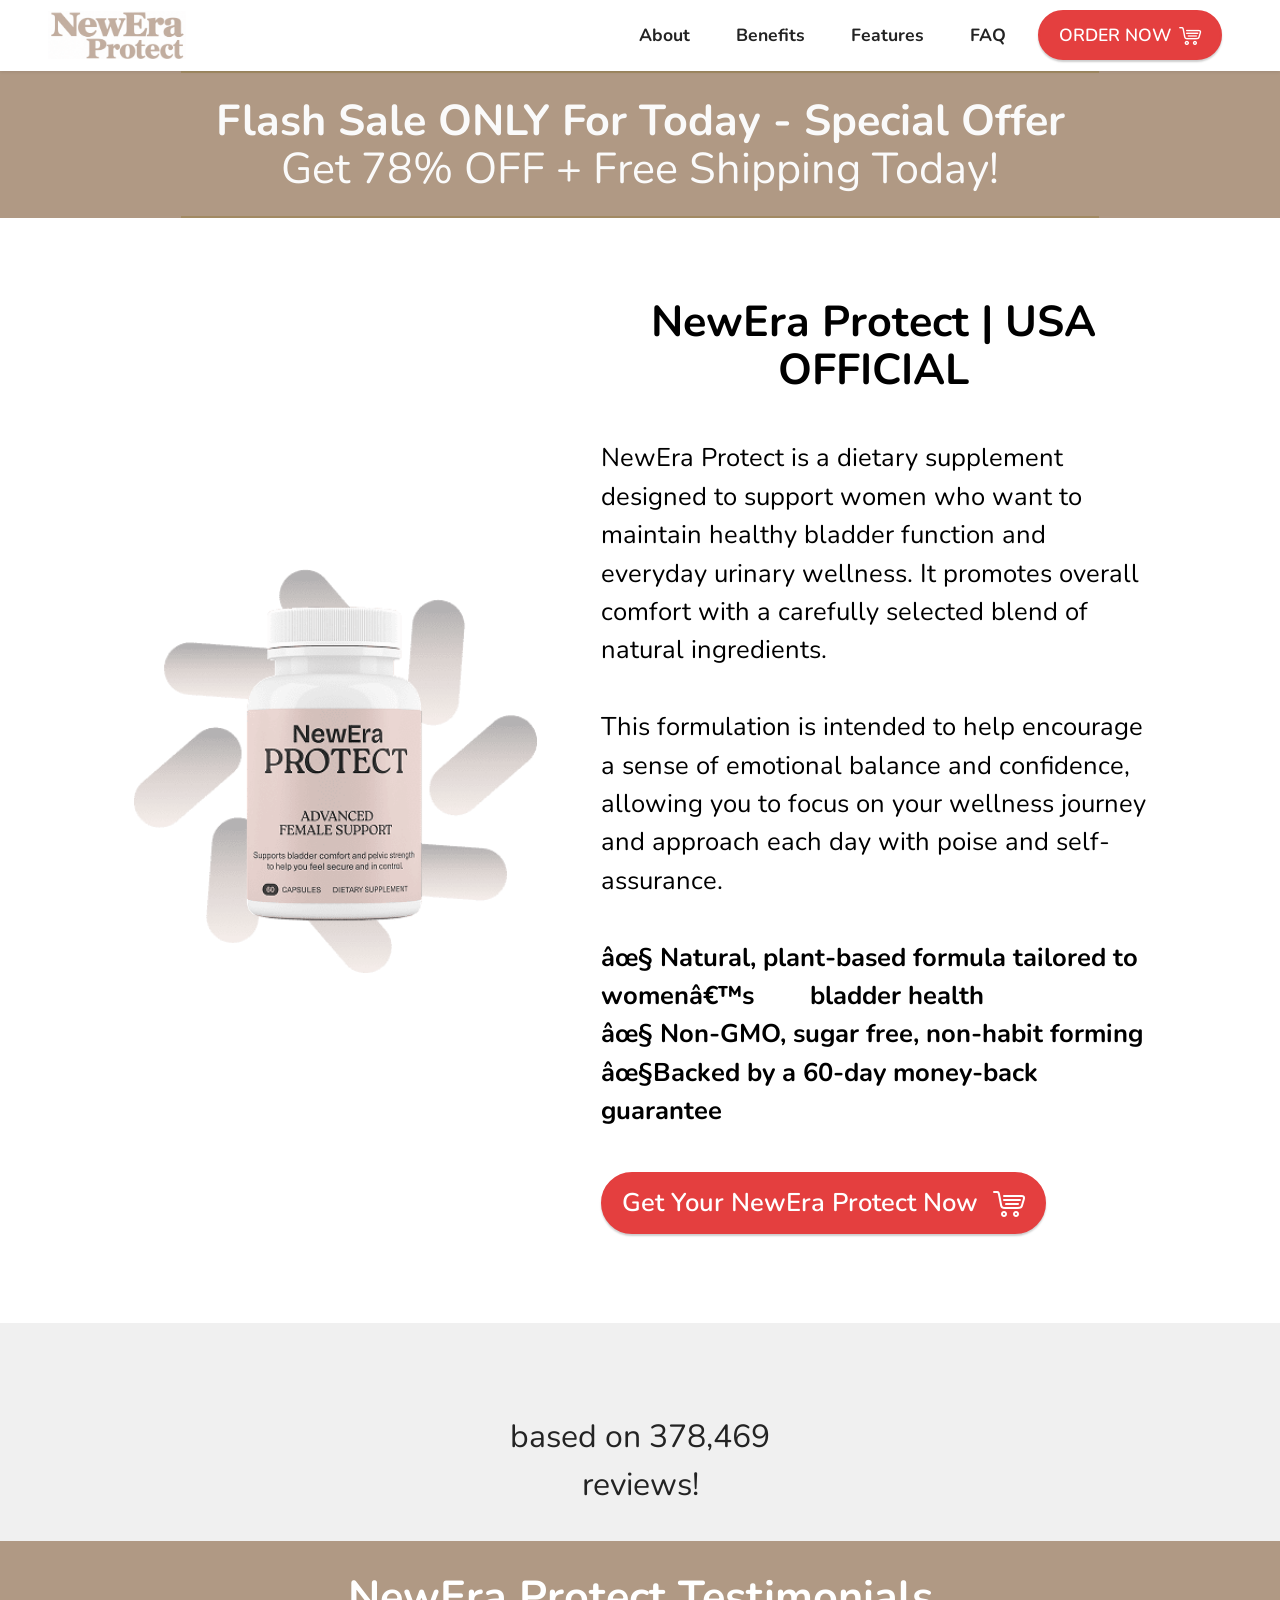
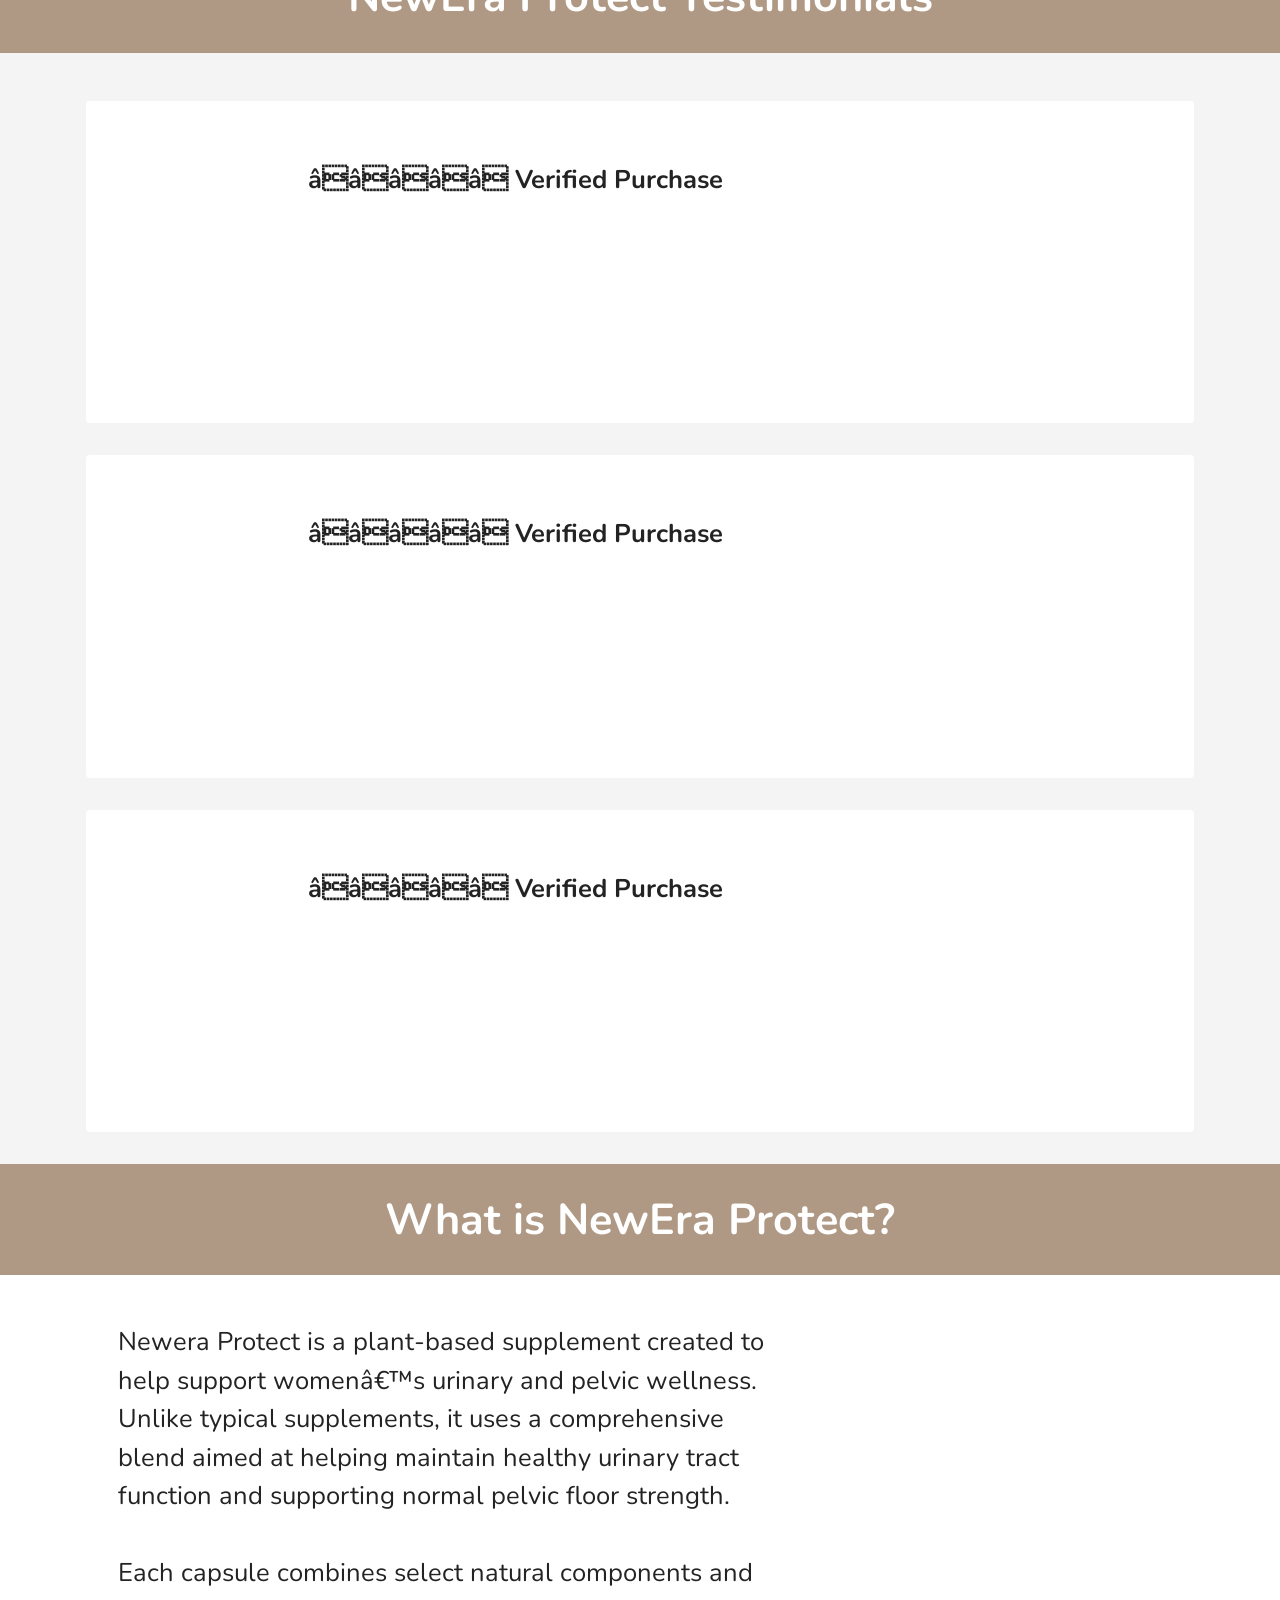
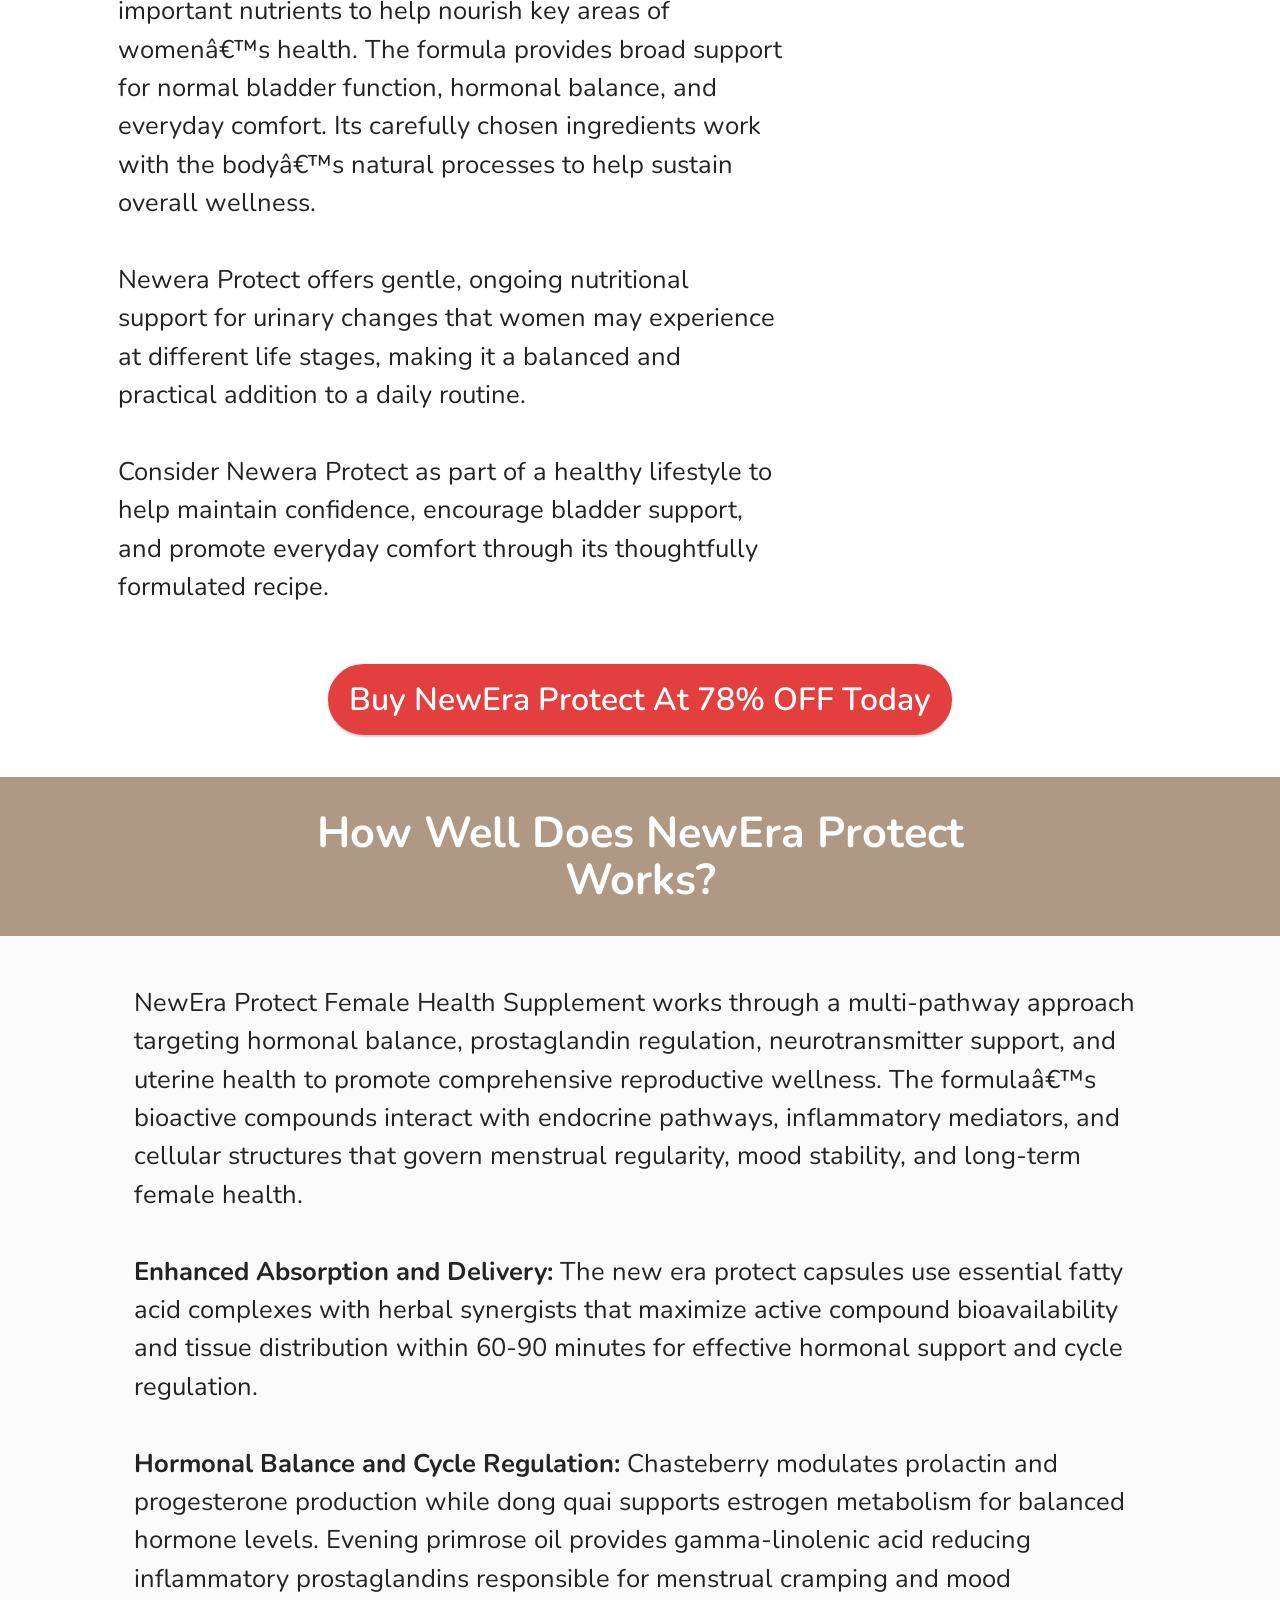
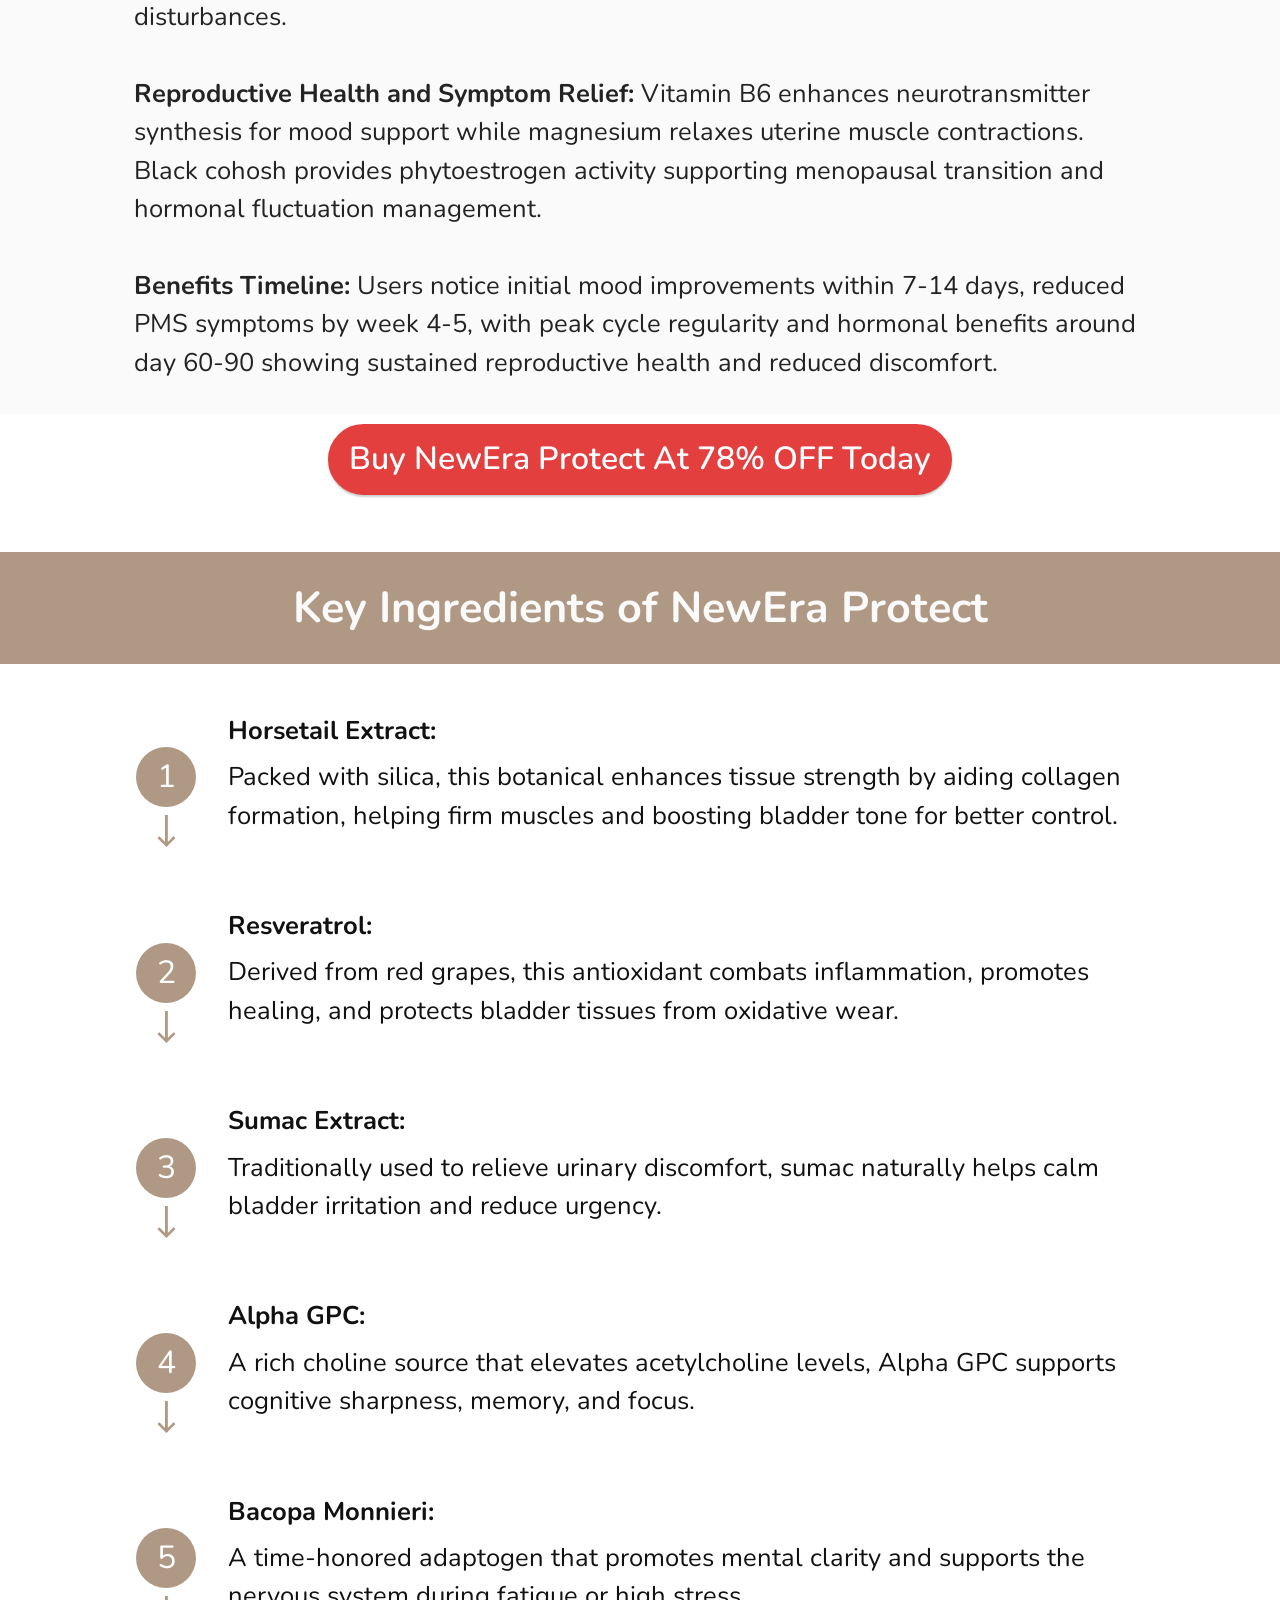
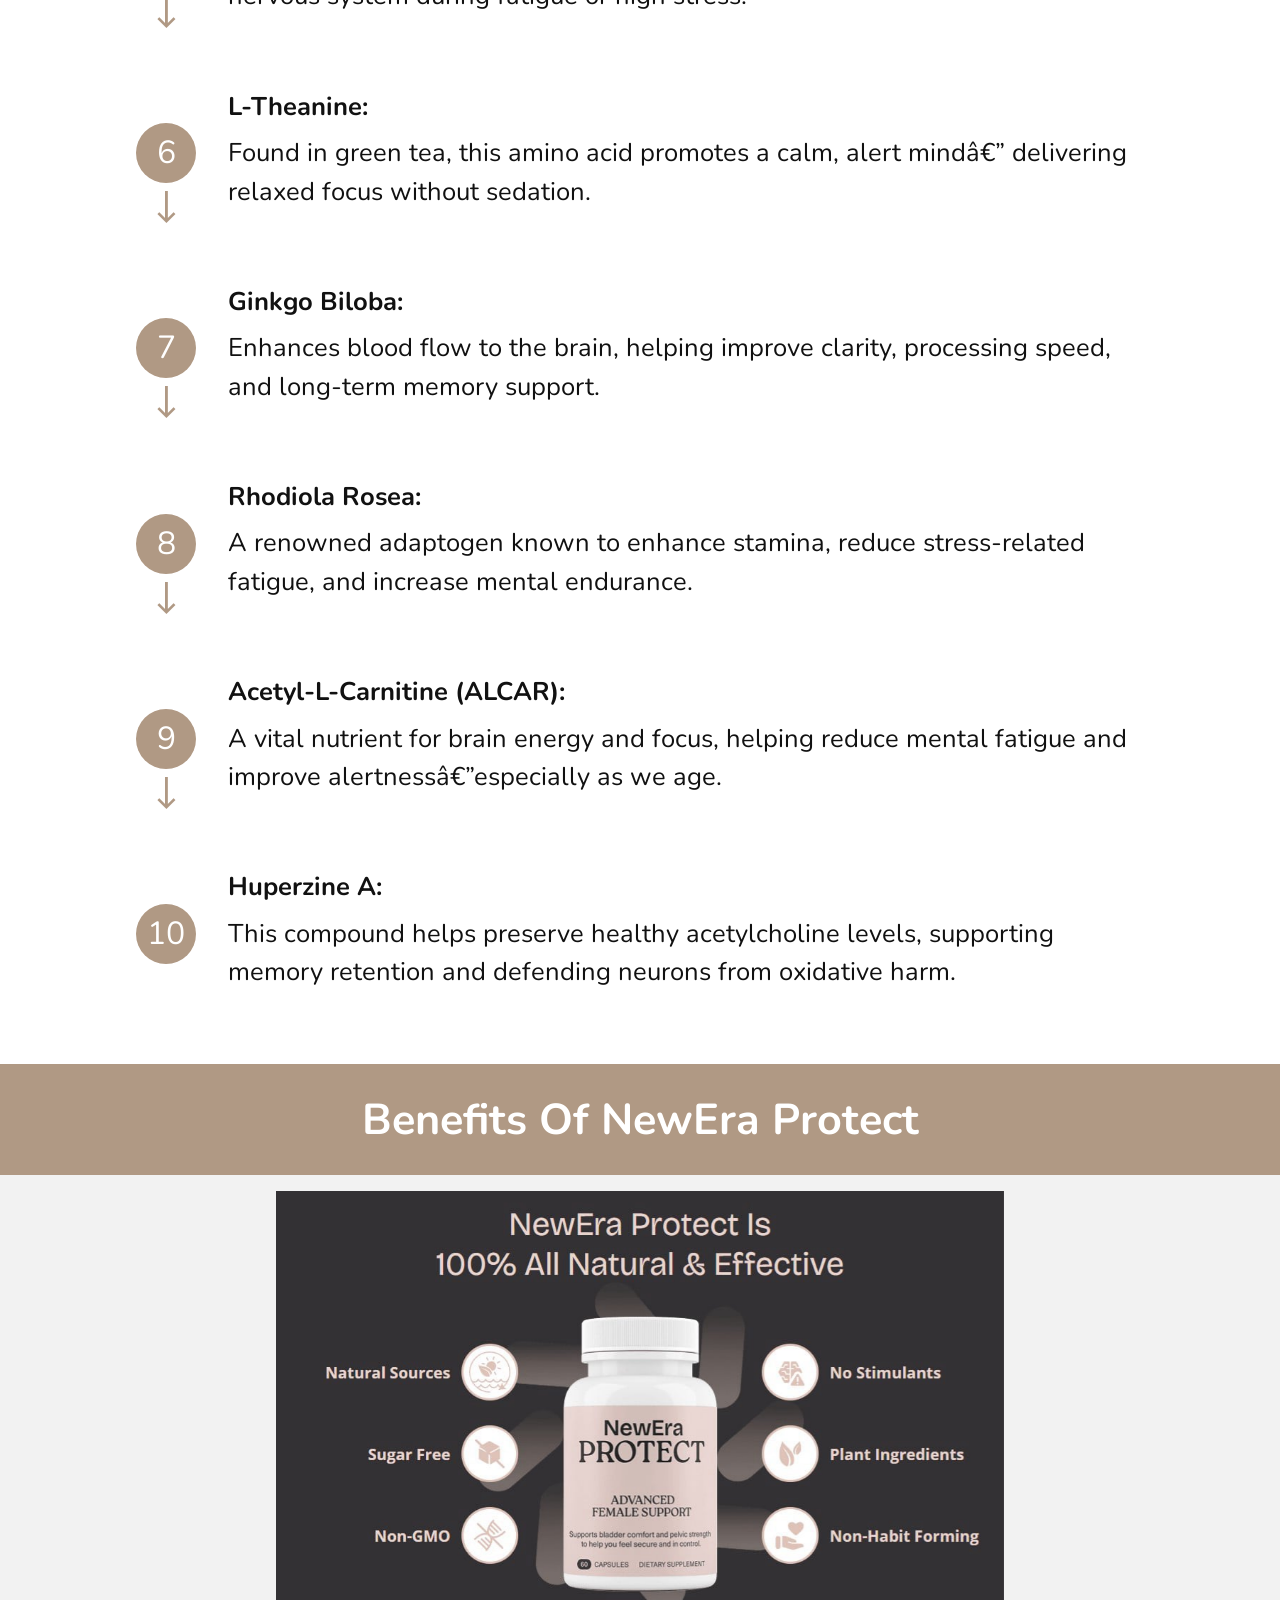
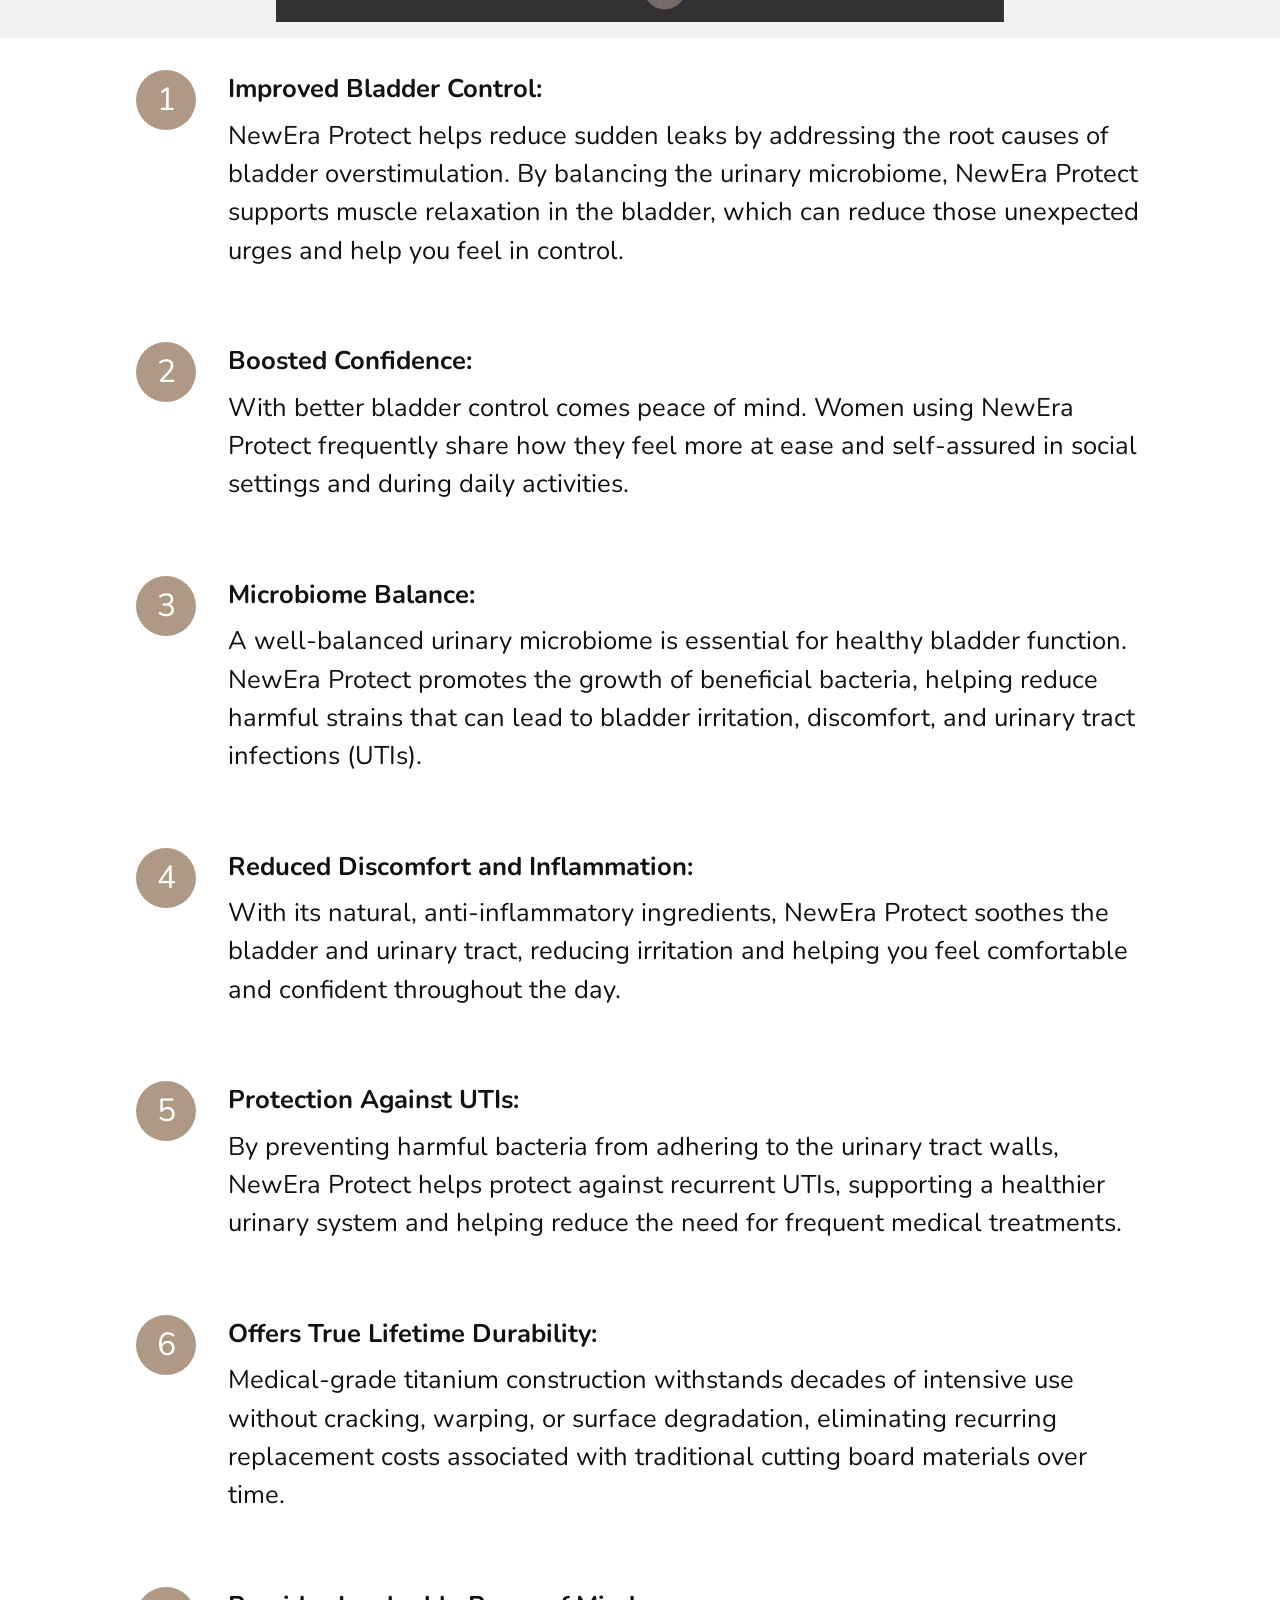
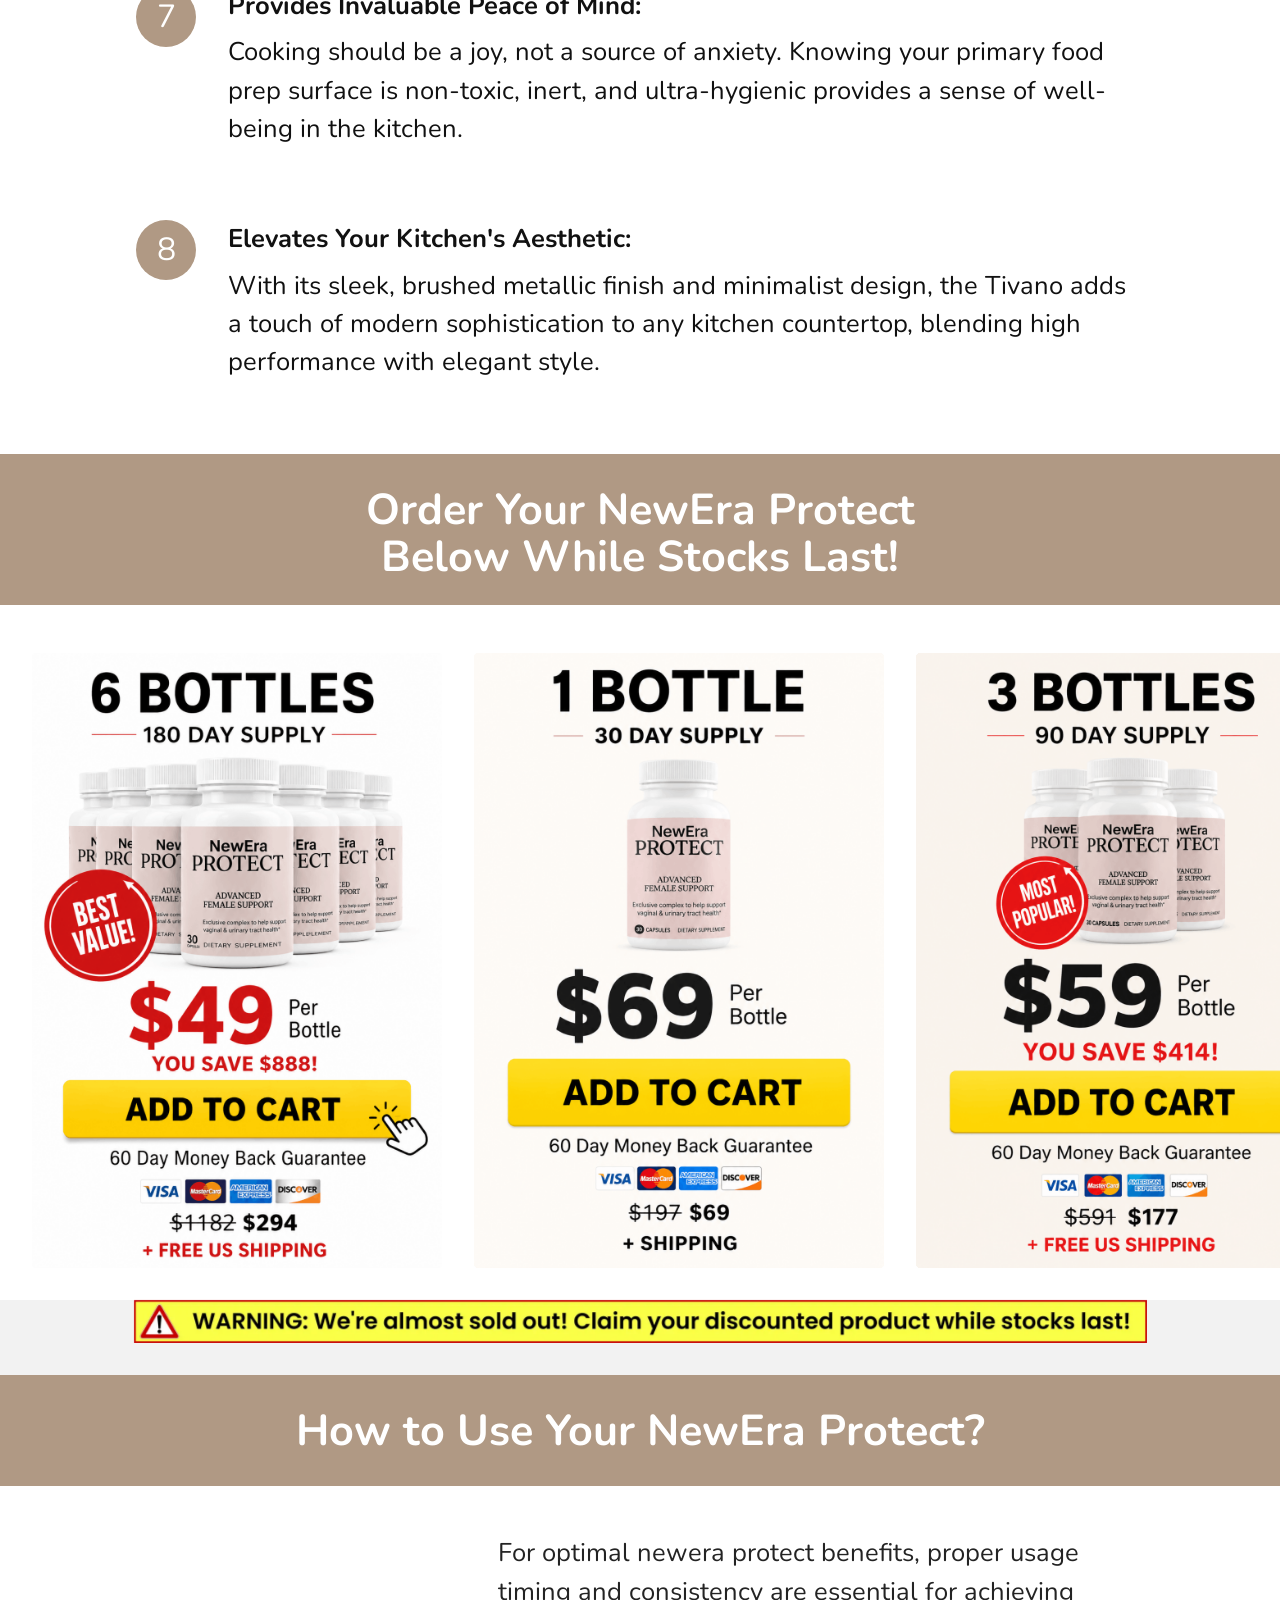
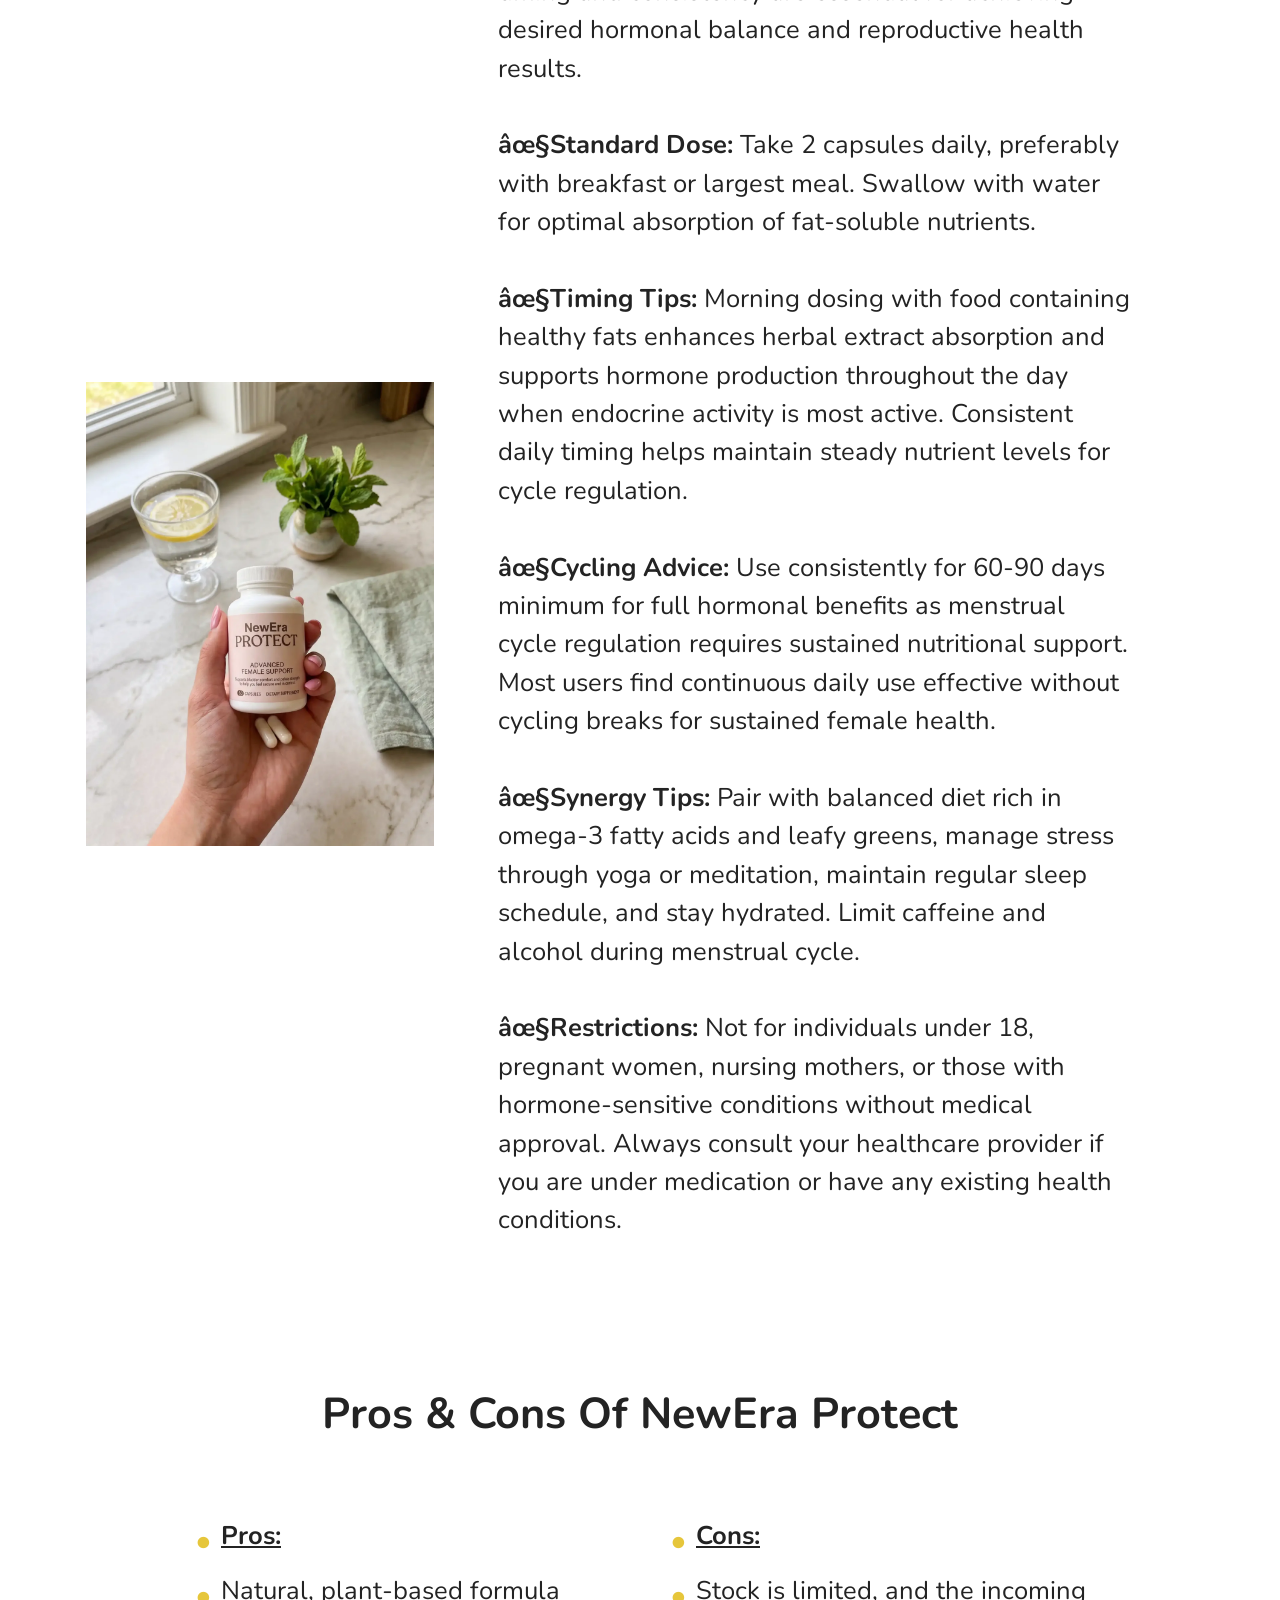
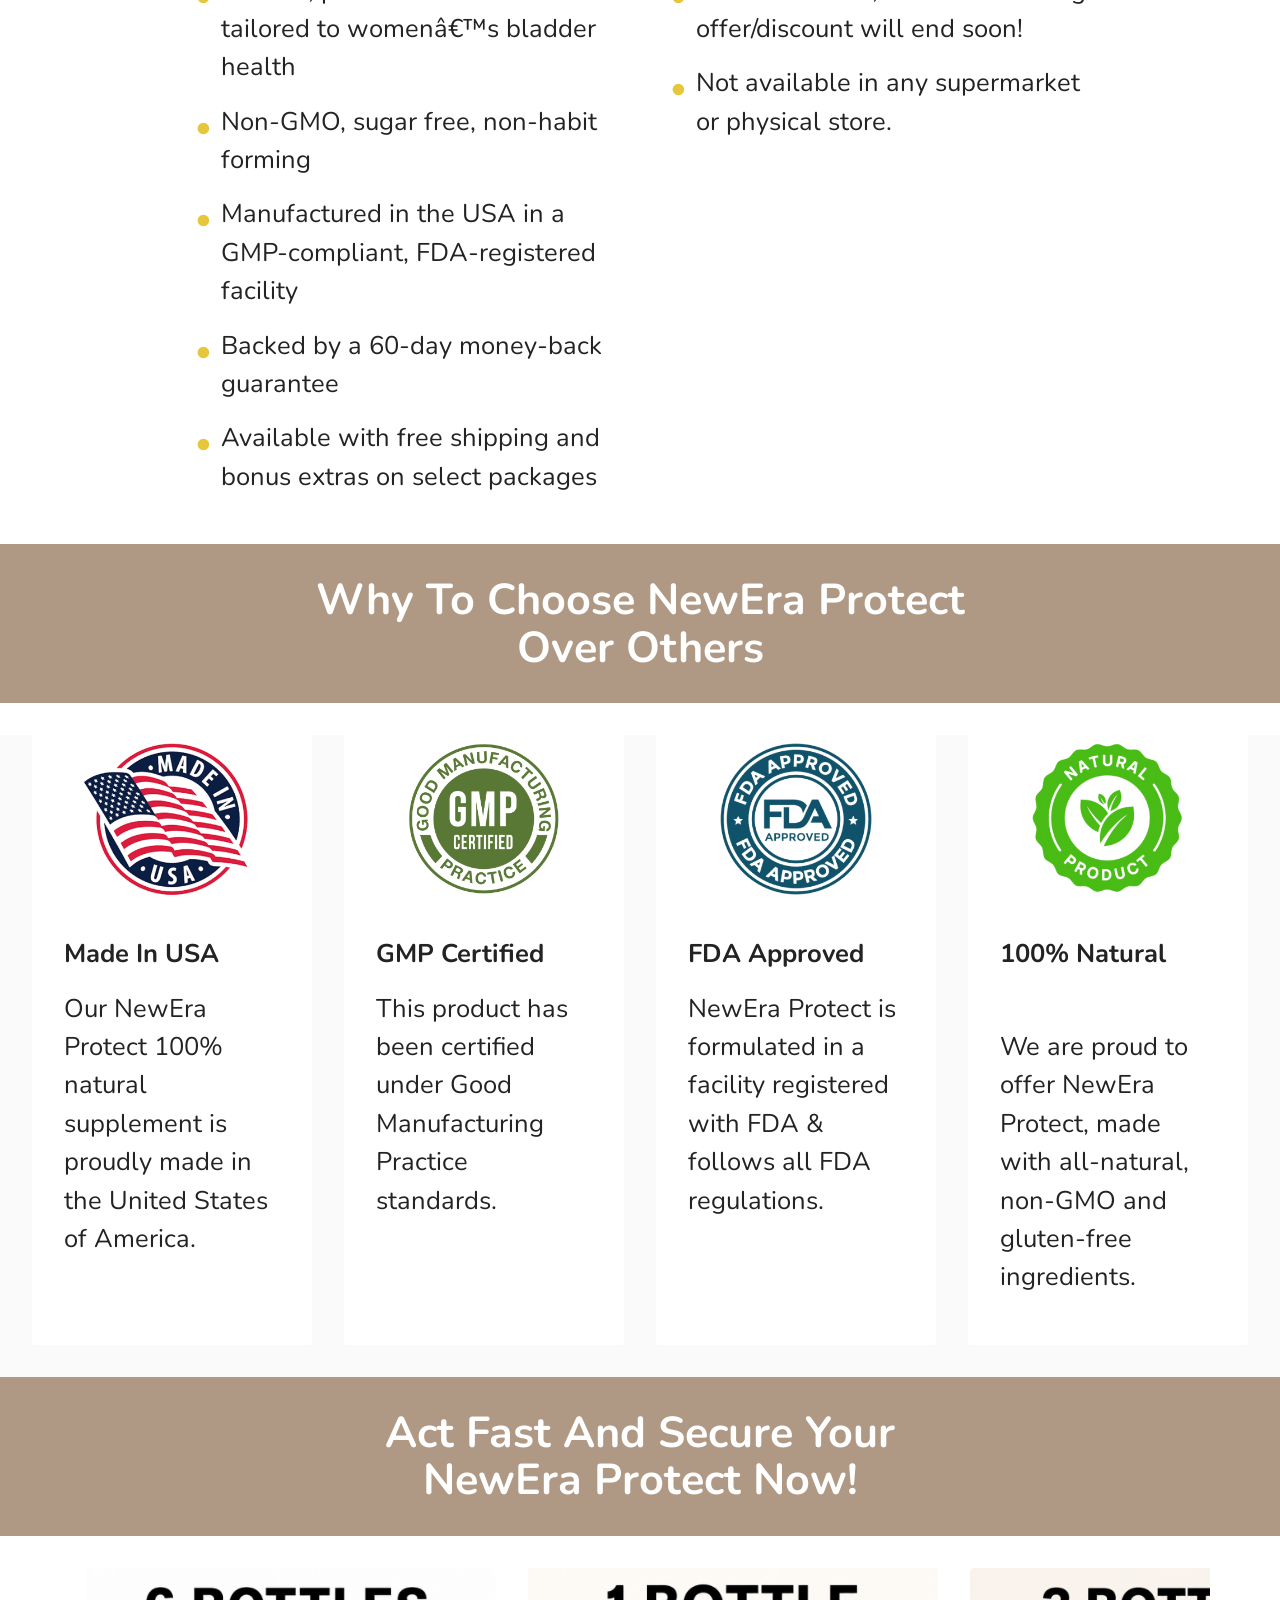
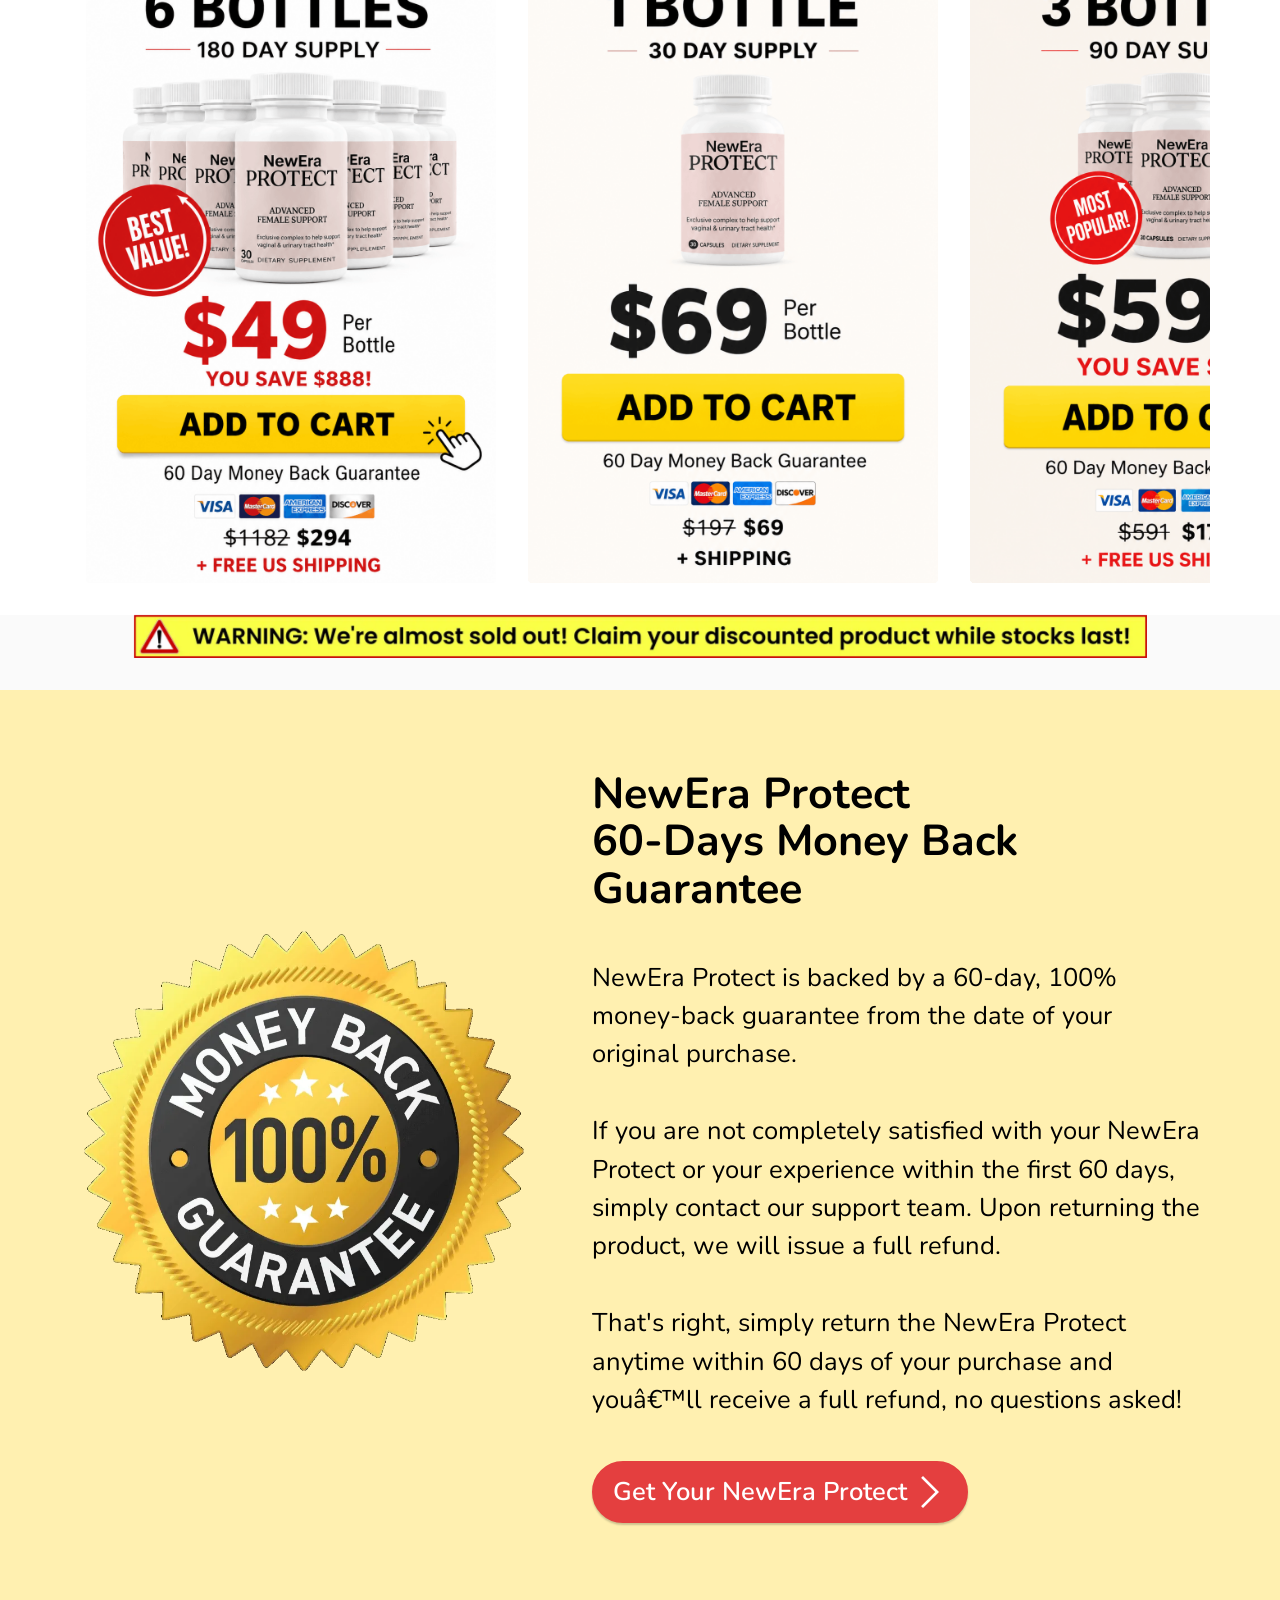
<file: index.html>
<!DOCTYPE html>
<html  >
<head>
  <!-- Site made with Mobirise Website Builder v6.1.12, https://mobirise.com -->
  <html lang="en"
  <meta charset="UTF-8">
  <meta http-equiv="X-UA-Compatible" content="IE=edge">
  <meta name="generator" content="Mobirise v6.1.12, mobirise.com">
  <meta name="twitter:card" content="summary_large_image"/>
  <meta name="twitter:image:src" content="assets/images/index-meta.jpg">
  <meta property="og:image" content="assets/images/index-meta.jpg">
  <meta name="twitter:title" content="NewEra Protect® | USA OFFICIAL SITE | 78% OFF">
  <meta name="viewport" content="width=device-width, initial-scale=1, minimum-scale=1">
  <link rel="shortcut icon" href="assets/images/237b3698-8c1f-4fed-9a3f-ee051998775f-128x128.png" type="image/x-icon">
  <meta name="description" content="NewEra Protect is a dietary supplement designed to support women who want to maintain healthy bladder function and everyday urinary wellness. It promotes overall comfort with a carefully selected blend of natural ingredients.

This formulation is intended to help encourage a sense of emotional balance and confidence, allowing you to focus on your wellness journey and approach each day with poise and self-assurance.">
  
  
  <title>NewEra Protect® | USA OFFICIAL SITE | 78% OFF</title>
  <link rel="stylesheet" href="assets/web/assets/mobirise-icons2/mobirise2.css">
  <link rel="stylesheet" href="assets/web/assets/mobirise-icons-bold/mobirise-icons-bold.css">
  <link rel="stylesheet" href="assets/web/assets/mobirise-icons/mobirise-icons.css">
  <link rel="stylesheet" href="assets/bootstrap/css/bootstrap.min.css">
  <link rel="stylesheet" href="assets/animatecss/animate.css">
  <link rel="stylesheet" href="assets/dropdown/css/style.css">
  <link rel="stylesheet" href="assets/socicon/css/styles.css">
  <link rel="stylesheet" href="assets/theme/css/style.css">
  <link rel="preload" href="https://fonts.googleapis.com/css?family=Nunito:200,300,400,500,600,700,800,900,200i,300i,400i,500i,600i,700i,800i,900i&display=swap" as="style" onload="this.onload=null;this.rel='stylesheet'">
  <noscript><link rel="stylesheet" href="https://fonts.googleapis.com/css?family=Nunito:200,300,400,500,600,700,800,900,200i,300i,400i,500i,600i,700i,800i,900i&display=swap"></noscript>
  <link rel="preload" as="style" href="assets/mobirise/css/mbr-additional.css?v=WHYRzr"><link rel="stylesheet" href="assets/mobirise/css/mbr-additional.css?v=WHYRzr" type="text/css">

  
  
  
</head>
<body>
  
  <section data-bs-version="5.1" class="menu menu2 cid-tuC40mmOYC" once="menu" id="menu2-0">
    
    <nav class="navbar navbar-dropdown navbar-expand-lg">
        <div class="container-fluid">
            <div class="navbar-brand">
                <span class="navbar-logo">
                    <a href="https://click2conv.site/Lulutox">
                        <img src="assets/images/7a0eae9d-56cc-49d5-9271-51666e4121e4-720x316.png" alt="new-era-protect-logo" style="height: 3rem;">
                    </a>
                </span>
                
            </div>
            <button class="navbar-toggler" type="button" data-toggle="collapse" data-bs-toggle="collapse" data-target="#navbarSupportedContent" data-bs-target="#navbarSupportedContent" aria-controls="navbarNavAltMarkup" aria-expanded="false" aria-label="Toggle navigation">
                <div class="hamburger">
                    <span></span>
                    <span></span>
                    <span></span>
                    <span></span>
                </div>
            </button>
            <div class="collapse navbar-collapse" id="navbarSupportedContent">
                <ul class="navbar-nav nav-dropdown" data-app-modern-menu="true"><li class="nav-item"><a class="nav-link link text-black display-4" href="index.html#info1-7"><strong>
                            About</strong></a></li>
                    <li class="nav-item"><a class="nav-link link text-black text-primary display-4" href="index.html#features20-2s"><strong>Benefits</strong></a></li>
                    <li class="nav-item"><a class="nav-link link text-black text-primary display-4" href="index.html#features20-1l"><strong>Features</strong></a>
                    </li><li class="nav-item"><a class="nav-link link text-black display-4" href="index.html#info1-14"><strong>FAQ</strong></a></li></ul>
                
                <div class="navbar-buttons mbr-section-btn"><a class="btn btn-secondary display-4" href="https://kxevku.s.gy/WkW0QW"><span class="mbrib-shopping-cart mbr-iconfont mbr-iconfont-btn"></span>ORDER NOW</a></div>
            </div>
        </div>
    </nav>
</section>

<section data-bs-version="5.1" class="content6 cid-uAhPrjxl5s" id="content6-3o">
    
    <div class="container">
        <div class="row justify-content-center">
            <div class="col-md-12 col-lg-10">
                <hr class="line">
                <p class="mbr-text align-center mbr-fonts-style my-4 display-2"><strong>Flash Sale ONLY For Today - Special Offer</strong><br>Get 78% OFF + Free Shipping Today!<br></p>
                <hr class="line">
            </div>
        </div>
    </div>
</section>

<section data-bs-version="5.1" class="features16 cid-uUIomhjR3N" id="features17-57">
    

    
    
    <div class="container">
        <div class="content-wrapper">
            <div class="row align-items-center">
                <div class="col-12 col-lg-5">
                    <div class="image-wrapper">
                        <img src="assets/images/newera-protect-oveview-375x376.webp" alt="NewEra-Protect-overview">
                    </div>
                </div>
                <div class="col-12 col-lg">
                    <div class="text-wrapper">
                        <h1 class="card-title mbr-fonts-style display-2"><div><strong>NewEra Protect | USA OFFICIAL</strong></div></h2>
                        <p class="mbr-text mbr-fonts-style mb-4 display-7"><br>NewEra Protect is a dietary supplement designed to support women who want to maintain healthy bladder function and everyday urinary wellness. It promotes overall comfort with a carefully selected blend of natural ingredients.<br>
<br>This formulation is intended to help encourage a sense of emotional balance and confidence, allowing you to focus on your wellness journey and approach each day with poise and self-assurance.<br><br><strong>✧&nbsp;Natural, plant-based formula tailored to women’s&nbsp; &nbsp; &nbsp; &nbsp; bladder health
<br>✧ Non-GMO, sugar free, non-habit forming<br>✧Backed by a 60-day money-back guarantee</strong><br></p>
                        <div class="mbr-section-btn mt-3"><a class="btn btn-secondary display-7" href="https://kxevku.s.gy/WkW0QW"><span class="mbrib-shopping-cart mbr-iconfont mbr-iconfont-btn"></span>
                                Get Your NewEra Protect Now&nbsp;</a></div>
                    </div>
                </div>
            </div>
        </div>
    </div>
</section>

<section data-bs-version="5.1" class="image3 cid-tuCc3FF7ab" id="image3-4">
    

    
    

    <div class="container-fluid">
        <div class="row justify-content-center">
            <div class="col-12 col-lg-4">
                <div class="image-wrapper">
                    <img src="assets/images/screenshot-2024-07-04-202443-546x94.webp" alt="Hume health body pod 5 star rated">
                    <p class="mbr-description mbr-fonts-style mt-2 align-center display-5">
                        based on 378,469 reviews!</p>
                </div>
            </div>
        </div>
    </div>
</section>

<section data-bs-version="5.1" class="info1 cid-tXlWRFYl4I" id="info1-1t">
    

    
    
    <div class="align-center container-fluid">
        <div class="row justify-content-center">
            <div class="col-12 col-lg-8">
                <h3 class="mbr-section-title mb-4 mbr-fonts-style display-2"><strong>NewEra Protect Testimonials</strong></h3>
                
                
            </div>
        </div>
    </div>
</section>

<section data-bs-version="5.1" class="team2 cid-tXlWVh4VZe" xmlns="http://www.w3.org/1999/html" id="team2-1u">
    

    
    
    <div class="container">
        <div class="card">
            <div class="card-wrapper">
                <div class="row align-items-center">
                    <div class="col-12 col-md-2">
                        <div class="image-wrapper">
                            <img src="assets/images/newera-protect-review-1.webp" alt="NewEra-protect-review-1">
                        </div>
                    </div>
                    <div class="col-12 col-md">
                        <div class="card-box">
                            <h5 class="card-title mbr-fonts-style m-0 mb-3 display-5"><strong>— Henry H.</strong></h5>
                            <h6 class="card-subtitle mbr-fonts-style mb-3 display-7"><strong>⭐⭐⭐⭐⭐ Verified Purchase</strong></h6>
                            <p class="mbr-text mbr-fonts-style display-7">"After using wooden boards for decades, I was skeptical about titanium. But after six months with my Tivano board, I'm completely converted! No more stains, odors, or bacteria concerns. My knives stay sharper longer, and cleanup takes seconds. The investment has completely transformed my daily cooking routine."<br></p>
                            
                        </div>
                    </div>
                </div>
            </div>
        </div>
        <div class="card">
            <div class="card-wrapper">
                <div class="row align-items-center">
                    <div class="col-12 col-md-2">
                        <div class="image-wrapper">
                            <img src="assets/images/newera-protect-review-4.webp" alt="NewEra-protect-review-2">
                        </div>
                    </div>
                    <div class="col-12 col-md">
                        <div class="card-box">
                            <h5 class="card-title mbr-fonts-style m-0 mb-3 display-5"><strong>— Lucas R.</strong></h5>
                            <h6 class="card-subtitle mbr-fonts-style mb-3 display-7"><strong>⭐⭐⭐⭐⭐ Verified Purchase</strong></h6>
                            <p class="mbr-text mbr-fonts-style display-7">"I was skeptical, thinking a metal board would destroy my Japanese steel knives. I was wrong. The Tivano surface has the perfect firmness without being harsh. My knives hold their edge beautifully, and the board itself looks brand new after months of heavy, daily use. A game-changer for any serious cook."<br></p>
                            
                        </div>
                    </div>
                </div>
            </div>
        </div>
        <div class="card">
            <div class="card-wrapper">
                <div class="row align-items-center">
                    <div class="col-12 col-md-2">
                        <div class="image-wrapper">
                            <img src="assets/images/newera-protect-review-5.webp" alt="NewEra-protect-review-3">
                        </div>
                    </div>
                    <div class="col-12 col-md">
                        <div class="card-box">
                            <h5 class="card-title mbr-fonts-style m-0 mb-3 display-5"><strong>— Milan B.</strong></h5>
                            <h6 class="card-subtitle mbr-fonts-style mb-3 display-7"><strong>⭐⭐⭐⭐⭐ Verified Purchase</strong></h6>
                            <p class="mbr-text mbr-fonts-style display-7">"As a professional chef working from home, I needed something that matched commercial kitchen standards. The Tivano board exceeded my expectations. It handles heavy daily use beautifully, maintains perfect hygiene standards, and the titanium surface never shows wear. It's the last cutting board I'll ever need to buy."<br></p>
                            
                        </div>
                    </div>
                </div>
            </div>
        </div>
    </div>
</section>

<section data-bs-version="5.1" class="info1 cid-tuCg8wtQiJ" id="info1-7">
    

    
    
    <div class="align-center container-fluid">
        <div class="row justify-content-center">
            <div class="col-12 col-lg-8">
                <h3 class="mbr-section-title mb-4 mbr-fonts-style display-2"><strong>What is NewEra Protect?</strong></h3>
                
                
            </div>
        </div>
    </div>
</section>

<section data-bs-version="5.1" class="image2 cid-uzudTfCrbN" id="image2-3b">
    

    
    

    <div class="container">
        <div class="row align-items-center">
            <div class="col-12 col-lg-4">
                <div class="image-wrapper">
                    <img src="assets/images/newera-protect-what-is-815x1223.webp" alt="NewEra-protect-what-is">
                    
                </div>
            </div>
            <div class="col-12 col-lg">
                <div class="text-wrapper">
                    
                    <p class="mbr-text mbr-fonts-style display-7">Newera Protect is a plant-based supplement created to help support women’s urinary and pelvic wellness. Unlike typical supplements, it uses a comprehensive blend aimed at helping maintain healthy urinary tract function and supporting normal pelvic floor strength.<br><br>Each capsule combines select natural components and important nutrients to help nourish key areas of women’s health. The formula provides broad support for normal bladder function, hormonal balance, and everyday comfort. Its carefully chosen ingredients work with the body’s natural processes to help sustain overall wellness.
<br>
<br>Newera Protect offers gentle, ongoing nutritional support for urinary changes that women may experience at different life stages, making it a balanced and practical addition to a daily routine.
<br>
<br>Consider Newera Protect as part of a healthy lifestyle to help maintain confidence, encourage bladder support, and promote everyday comfort through its thoughtfully formulated recipe.<br></p>
                </div>
            </div>
        </div>
    </div>
</section>

<section data-bs-version="5.1" class="info1 cid-uW1r4aRWJl" id="info1-5s">
    

    
    
    <div class="align-center container">
        <div class="row justify-content-center">
            <div class="col-12 col-lg-8">
                
                
                <div class="mbr-section-btn"><a class="btn btn-secondary display-5" href="https://kxevku.s.gy/WkW0QW">Buy NewEra Protect At 78% OFF Today</a></div>
            </div>
        </div>
    </div>
</section>

<section data-bs-version="5.1" class="info1 cid-uzphWh18lN" id="info1-2t">
    

    
    
    <div class="align-center container-fluid">
        <div class="row justify-content-center">
            <div class="col-12 col-lg-8">
                <h3 class="mbr-section-title mb-4 mbr-fonts-style display-2"><strong>How Well Does NewEra Protect Works?</strong></h3>
                
                
            </div>
        </div>
    </div>
</section>

<section data-bs-version="5.1" class="content4 cid-uzphXEsqqy" id="content4-2u">
    

    
    
    <div class="container">
        <div class="row justify-content-center">
            <div class="title col-md-12 col-lg-11">
                
                <h4 class="mbr-section-subtitle align-center mbr-fonts-style mb-4 display-7"><div>NewEra Protect Female Health Supplement works through a multi-pathway approach targeting hormonal balance, prostaglandin regulation, neurotransmitter support, and uterine health to promote comprehensive reproductive wellness. The formula’s bioactive compounds interact with endocrine pathways, inflammatory mediators, and cellular structures that govern menstrual regularity, mood stability, and long-term female health.</div><div><br></div><div><strong>Enhanced Absorption and Delivery:</strong> The new era protect capsules use essential fatty acid complexes with herbal synergists that maximize active compound bioavailability and tissue distribution within 60-90 minutes for effective hormonal support and cycle regulation.</div><br><div>
</div><div><strong>Hormonal Balance and Cycle Regulation:</strong> Chasteberry modulates prolactin and progesterone production while dong quai supports estrogen metabolism for balanced hormone levels. Evening primrose oil provides gamma-linolenic acid reducing inflammatory prostaglandins responsible for menstrual cramping and mood disturbances.</div><br><div>
</div><div><strong>Reproductive Health and Symptom Relief:</strong> Vitamin B6 enhances neurotransmitter synthesis for mood support while magnesium relaxes uterine muscle contractions. Black cohosh provides phytoestrogen activity supporting menopausal transition and hormonal fluctuation management.</div><br><div>
</div><div><strong>Benefits Timeline: </strong>Users notice initial mood improvements within 7-14 days, reduced PMS symptoms by week 4-5, with peak cycle regularity and hormonal benefits around day 60-90 showing sustained reproductive health and reduced discomfort.</div><div>
</div><div>
</div><div>
</div><div>
</div></h4>
                
            </div>
        </div>
    </div>
</section>

<section data-bs-version="5.1" class="info1 cid-uW1r208WeC" id="info1-5r">
    

    
    
    <div class="align-center container">
        <div class="row justify-content-center">
            <div class="col-12 col-lg-8">
                
                
                <div class="mbr-section-btn"><a class="btn btn-secondary display-5" href="https://kxevku.s.gy/WkW0QW">Buy&nbsp;NewEra Protect At 78% OFF Today</a></div>
            </div>
        </div>
    </div>
</section>

<section data-bs-version="5.1" class="info1 cid-uWeljv8nuG" id="info1-5v">
    

    
    
    <div class="align-center container">
        <div class="row justify-content-center">
            <div class="col-12 col-lg-8">
                <h3 class="mbr-section-title mb-4 mbr-fonts-style display-2"><strong>Key Ingredients of NewEra Protect</strong></h3>
                
                
            </div>
        </div>
    </div>
</section>

<section data-bs-version="5.1" class="features20 cid-uWelh1yiOJ" id="features20-5u">

    

    
    
    <div class="container-fluid">
        <div class="row justify-content-center">
            
            <div class="col-12 col-md-10">
                <div class="item mbr-flex">
                    <div class="icon-box">
                        <span class="step-number mbr-fonts-style display-5">1</span>
                    </div>
                    <div class="text-box">
                        <h4 class="icon-title card-title mbr-black mbr-fonts-style display-7"><strong>Horsetail Extract:</strong></h4>
                        <h5 class="icon-text mbr-black mbr-fonts-style display-7"><div>Packed with silica, this botanical enhances tissue strength by aiding collagen formation, helping firm muscles and boosting bladder tone for better control.</div></h5>
                    </div>
                </div>
                <div class="item mbr-flex">
                    <div class="icon-box">
                        <span class="step-number mbr-fonts-style display-5">2</span>
                    </div>
                    <div class="text-box">
                        <h4 class="icon-title card-title mbr-black mbr-fonts-style display-7"><strong>Resveratrol:</strong></h4>
                        <h5 class="icon-text mbr-black mbr-fonts-style display-7"><div>Derived from red grapes, this antioxidant combats inflammation, promotes healing, and protects bladder tissues from oxidative wear.</div></h5>
                    </div>
                </div>
                <div class="item mbr-flex">
                    <div class="icon-box">
                        <span class="step-number mbr-fonts-style display-5">3</span>
                    </div>
                    <div class="text-box">
                        <h4 class="icon-title card-title mbr-black mbr-fonts-style display-7"><strong>Sumac Extract:</strong></h4>
                        <h5 class="icon-text mbr-black mbr-fonts-style display-7"><div>Traditionally used to relieve urinary discomfort, sumac naturally helps calm bladder irritation and reduce urgency.</div></h5>
                    </div>
                </div>
                <div class="item mbr-flex">
                    <div class="icon-box">
                        <span class="step-number mbr-fonts-style display-5">4</span>
                    </div>
                    <div class="text-box">
                        <h4 class="icon-title card-title mbr-black mbr-fonts-style display-7"><strong>Alpha GPC:</strong></h4>
                        <h5 class="icon-text mbr-black mbr-fonts-style display-7"><div>A rich choline source that elevates acetylcholine levels, Alpha GPC supports cognitive sharpness, memory, and focus.</div></h5>
                    </div>
                </div>
                <div class="item mbr-flex">
                    <div class="icon-box">
                        <span class="step-number mbr-fonts-style display-5">5</span>
                    </div>
                    <div class="text-box">
                        <h4 class="icon-title card-title mbr-black mbr-fonts-style display-7"><strong>Bacopa Monnieri:</strong></h4>
                        <h5 class="icon-text mbr-black mbr-fonts-style display-7"><div>A time-honored adaptogen that promotes mental clarity and supports the nervous system during fatigue or high stress.</div></h5>
                    </div>
                </div>
                <div class="item mbr-flex">
                    <div class="icon-box">
                        <span class="step-number mbr-fonts-style display-5">6</span>
                    </div>
                    <div class="text-box">
                        <h4 class="icon-title card-title mbr-black mbr-fonts-style display-7"><strong>L-Theanine:</strong></h4>
                        <h5 class="icon-text mbr-black mbr-fonts-style display-7"><div>Found in green tea, this amino acid promotes a calm, alert mind— delivering relaxed focus without sedation.</div></h5>
                    </div>
                </div>
                <div class="item mbr-flex">
                    <div class="icon-box">
                        <span class="step-number mbr-fonts-style display-5">7</span>
                    </div>
                    <div class="text-box">
                        <h4 class="icon-title card-title mbr-black mbr-fonts-style display-7"><strong>Ginkgo Biloba:</strong></h4>
                        <h5 class="icon-text mbr-black mbr-fonts-style display-7"><div>Enhances blood flow to the brain, helping improve clarity, processing speed, and long-term memory support.</div></h5>
                    </div>
                </div>
                <div class="item mbr-flex">
                    <div class="icon-box">
                        <span class="step-number mbr-fonts-style display-5">8</span>
                    </div>
                    <div class="text-box">
                        <h4 class="icon-title card-title mbr-black mbr-fonts-style display-7"><strong>Rhodiola Rosea:</strong></h4>
                        <h5 class="icon-text mbr-black mbr-fonts-style display-7"><div>A renowned adaptogen known to enhance stamina, reduce stress-related fatigue, and increase mental endurance.</div></h5>
                    </div>
                </div>
                <div class="item mbr-flex">
                    <div class="icon-box">
                        <span class="step-number mbr-fonts-style display-5">9</span>
                    </div>
                    <div class="text-box">
                        <h4 class="icon-title card-title mbr-black mbr-fonts-style display-7"><strong>Acetyl-L-Carnitine (ALCAR):</strong></h4>
                        <h5 class="icon-text mbr-black mbr-fonts-style display-7"><div>A vital nutrient for brain energy and focus, helping reduce mental fatigue and improve alertness—especially as we age.</div></h5>
                    </div>
                </div>
                <div class="item mbr-flex last">
                    <div class="icon-box">
                        <span class="step-number mbr-fonts-style display-5">10</span>
                    </div>
                    <div class="text-box">
                        <h4 class="icon-title card-title mbr-black mbr-fonts-style display-7"><strong>Huperzine A:</strong></h4>
                        <h5 class="icon-text mbr-black mbr-fonts-style display-7"><div>This compound helps preserve healthy acetylcholine levels, supporting memory retention and defending neurons from oxidative harm.</div></h5>
                    </div>
                </div>
            </div>
        </div>
    </div>
</section>

<section data-bs-version="5.1" class="info1 cid-uCR3p6kab8" id="info1-4a">
    

    
    
    <div class="align-center container">
        <div class="row justify-content-center">
            <div class="col-12 col-lg-8">
                <h3 class="mbr-section-title mb-4 mbr-fonts-style display-2"><strong>Benefits Of NewEra Protect</strong></h3>
                
                
            </div>
        </div>
    </div>
</section>

<section data-bs-version="5.1" class="image3 cid-uCR8cQYv6D" id="image3-4c">
    

    
    

    <div class="container">
        <div class="row justify-content-center">
            <div class="col-12 col-lg-8">
                <div class="image-wrapper">
                    <img src="assets/images/newera-protect-benefit-1025x607.webp" alt="NewEra-Protect-benefit">
                    
                </div>
            </div>
        </div>
    </div>
</section>

<section data-bs-version="5.1" class="features20 cid-uCR4vKG89G" id="features20-4b">

    

    
    
    <div class="container-fluid">
        <div class="row justify-content-center">
            
            <div class="col-12 col-md-10">
                <div class="item mbr-flex">
                    <div class="icon-box">
                        <span class="step-number mbr-fonts-style display-5">1</span>
                    </div>
                    <div class="text-box">
                        <h4 class="icon-title card-title mbr-black mbr-fonts-style display-7"><strong>Improved Bladder Control:&nbsp;</strong></h4>
                        <h5 class="icon-text mbr-black mbr-fonts-style display-7">NewEra Protect helps reduce sudden leaks by addressing the root causes of bladder overstimulation. By balancing the urinary microbiome, NewEra Protect supports muscle relaxation in the bladder, which can reduce those unexpected urges and help you feel in control.</h5>
                    </div>
                </div>
                <div class="item mbr-flex">
                    <div class="icon-box">
                        <span class="step-number mbr-fonts-style display-5">2</span>
                    </div>
                    <div class="text-box">
                        <h4 class="icon-title card-title mbr-black mbr-fonts-style display-7"><strong>Boosted Confidence:&nbsp;</strong></h4>
                        <h5 class="icon-text mbr-black mbr-fonts-style display-7">With better bladder control comes peace of mind. Women using NewEra Protect frequently share how they feel more at ease and self-assured in social settings and during daily activities.</h5>
                    </div>
                </div>
                <div class="item mbr-flex">
                    <div class="icon-box">
                        <span class="step-number mbr-fonts-style display-5">3</span>
                    </div>
                    <div class="text-box">
                        <h4 class="icon-title card-title mbr-black mbr-fonts-style display-7"><strong>Microbiome Balance:&nbsp;</strong></h4>
                        <h5 class="icon-text mbr-black mbr-fonts-style display-7">A well-balanced urinary microbiome is essential for healthy bladder function. NewEra Protect promotes the growth of beneficial bacteria, helping reduce harmful strains that can lead to bladder irritation, discomfort, and urinary tract infections (UTIs).</h5>
                    </div>
                </div>
                <div class="item mbr-flex">
                    <div class="icon-box">
                        <span class="step-number mbr-fonts-style display-5">4</span>
                    </div>
                    <div class="text-box">
                        <h4 class="icon-title card-title mbr-black mbr-fonts-style display-7"><strong>Reduced Discomfort and Inflammation:&nbsp;</strong></h4>
                        <h5 class="icon-text mbr-black mbr-fonts-style display-7">With its natural, anti-inflammatory ingredients, NewEra Protect soothes the bladder and urinary tract, reducing irritation and helping you feel comfortable and confident throughout the day.</h5>
                    </div>
                </div>
                <div class="item mbr-flex">
                    <div class="icon-box">
                        <span class="step-number mbr-fonts-style display-5">5</span>
                    </div>
                    <div class="text-box">
                        <h4 class="icon-title card-title mbr-black mbr-fonts-style display-7"><strong>Protection Against UTIs:</strong></h4>
                        <h5 class="icon-text mbr-black mbr-fonts-style display-7">By preventing harmful bacteria from adhering to the urinary tract walls, NewEra Protect helps protect against recurrent UTIs, supporting a healthier urinary system and helping reduce the need for frequent medical treatments.</h5>
                    </div>
                </div>
                <div class="item mbr-flex">
                    <div class="icon-box">
                        <span class="step-number mbr-fonts-style display-5">6</span>
                    </div>
                    <div class="text-box">
                        <h4 class="icon-title card-title mbr-black mbr-fonts-style display-7"><strong>Offers True Lifetime Durability:</strong></h4>
                        <h5 class="icon-text mbr-black mbr-fonts-style display-7">Medical-grade titanium construction withstands decades of intensive use without cracking, warping, or surface degradation, eliminating recurring replacement costs associated with traditional cutting board materials over time.<br></h5>
                    </div>
                </div>
                <div class="item mbr-flex">
                    <div class="icon-box">
                        <span class="step-number mbr-fonts-style display-5">7</span>
                    </div>
                    <div class="text-box">
                        <h4 class="icon-title card-title mbr-black mbr-fonts-style display-7"><strong>Provides Invaluable Peace of Mind:</strong></h4>
                        <h5 class="icon-text mbr-black mbr-fonts-style display-7">Cooking should be a joy, not a source of anxiety. Knowing your primary food prep surface is non-toxic, inert, and ultra-hygienic provides a sense of well-being in the kitchen.</h5>
                    </div>
                </div>
                <div class="item mbr-flex last">
                    <div class="icon-box">
                        <span class="step-number mbr-fonts-style display-5">8</span>
                    </div>
                    <div class="text-box">
                        <h4 class="icon-title card-title mbr-black mbr-fonts-style display-7"><strong>Elevates Your Kitchen's Aesthetic:</strong></h4>
                        <h5 class="icon-text mbr-black mbr-fonts-style display-7">With its sleek, brushed metallic finish and minimalist design, the Tivano adds a touch of modern sophistication to any kitchen countertop, blending high performance with elegant style.</h5>
                    </div>
                </div>
                
                
            </div>
        </div>
    </div>
</section>

<section data-bs-version="5.1" class="header8 cid-uCIEhUSqAm" id="header8-44">
    

    
    
    
    <div class="container">
        <div class="row justify-content-center">
            <div class="col-12">
                <h3 class="mbr-section-title mbr-white mbr-fonts-style display-2"><strong>Order Your NewEra Protect</strong><div><strong>Below While Stocks Last!</strong></div></h3>
                
            </div>
        </div>
    </div>
</section>

<section data-bs-version="5.1" class="slider4 mbr-embla cid-vqGzwjbbEY" id="slider4-65">
    
    
    <div class="position-relative text-center">
        
        <div class="embla mt-4" data-skip-snaps="true" data-align="center" data-contain-scroll="trimSnaps" data-auto-play-interval="5">
            <div class="embla__viewport container-fluid">
                <div class="embla__container">
                    <div class="embla__slide slider-image item" style="margin-left: 1rem; margin-right: 1rem;">
                        <div class="slide-content">
                            <div class="item-wrapper">
                                <div class="item-img">
                                    
                                <a href="https://kxevku.s.gy/WkW0QW"><img src="assets/images/newera-protect-offer-1-1000x1500.webp" alt="NewEra-Protect-offer-1"></a></div>
                            </div>
                            
                            
                        </div>
                    </div>
                    <div class="embla__slide slider-image item" style="margin-left: 1rem; margin-right: 1rem;">
                        <div class="slide-content">
                            <div class="item-wrapper">
                                <div class="item-img">
                                    
                                <a href="https://kxevku.s.gy/WkW0QW"><img src="assets/images/newera-protect-offer-2-1000x1500.webp" alt="NewEra-Protect-offer-2"></a></div>
                            </div>
                            
                            
                        </div>
                    </div>
                    <div class="embla__slide slider-image item" style="margin-left: 1rem; margin-right: 1rem;">
                        <div class="slide-content">
                            <div class="item-wrapper">
                                <div class="item-img">
                                    
                                <a href="https://kxevku.s.gy/WkW0QW"><img src="assets/images/newera-protect-offer-3-1000x1500.webp" alt="NewEra-Protect-offer-3"></a></div>
                            </div>
                            
                            
                        </div>
                    </div>
                    
                </div>
            </div>
            <button class="embla__button embla__button--prev">
                <span class="mobi-mbri mobi-mbri-arrow-prev mbr-iconfont" aria-hidden="true"></span>
                <span class="sr-only visually-hidden visually-hidden">Previous</span>
            </button>
            <button class="embla__button embla__button--next">
                <span class="mobi-mbri mobi-mbri-arrow-next mbr-iconfont" aria-hidden="true"></span>
                <span class="sr-only visually-hidden visually-hidden">Next</span>
            </button>
        </div>
    </div>
</section>

<section data-bs-version="5.1" class="image3 cid-uCR25gJKg3" id="image3-49">
    

    
    

    <div class="container">
        <div class="row justify-content-center">
            <div class="col-12 col-lg-11">
                <div class="image-wrapper">
                    <img src="assets/images/prostadine-15.webp" alt="NewEra-Protect-warning-ofer">
                    
                </div>
            </div>
        </div>
    </div>
</section>

<section data-bs-version="5.1" class="info1 cid-tuCw8c7CLb" id="info1-x">
    

    
    
    <div class="align-center container-fluid">
        <div class="row justify-content-center">
            <div class="col-12 col-lg-8">
                <h3 class="mbr-section-title mb-4 mbr-fonts-style display-2"><strong>How to Use Your NewEra Protect?</strong></h3>
                
                
            </div>
        </div>
    </div>
</section>

<section data-bs-version="5.1" class="features7 cid-uUMtFelDmY" id="features7-5a">
    <!---->
    

    
    
    <div class="container">
        <div class="card-wrapper">
            <div class="row align-items-center">
                <div class="col-12 col-lg-4">
                    <div class="image-wrapper">
                        <img src="assets/images/newera-protect-capsules-in-hand-1152x1536.webp" alt="how-to-use-NewEra-protect">
                    </div>
                </div>
                <div class="col-12 col-lg">
                    <div class="text-box">
                        
                        <p class="mbr-text mbr-fonts-style display-7">For optimal newera protect benefits, proper usage timing and consistency are essential for achieving desired hormonal balance and reproductive health results.
<br>
<br><strong>✧Standard Dose:</strong> Take 2 capsules daily, preferably with breakfast or largest meal. Swallow with water for optimal absorption of fat-soluble nutrients.<br>
<br><strong>✧Timing Tips: </strong>Morning dosing with food containing healthy fats enhances herbal extract absorption and supports hormone production throughout the day when endocrine activity is most active. Consistent daily timing helps maintain steady nutrient levels for cycle regulation.<br><br><strong>✧Cycling Advice: </strong>Use consistently for 60-90 days minimum for full hormonal benefits as menstrual cycle regulation requires sustained nutritional support. Most users find continuous daily use effective without cycling breaks for sustained female health.<br>
<br><strong>✧Synergy Tips:</strong> Pair with balanced diet rich in omega-3 fatty acids and leafy greens, manage stress through yoga or meditation, maintain regular sleep schedule, and stay hydrated. Limit caffeine and alcohol during menstrual cycle.<br>
<br><strong>✧Restrictions:</strong> Not for individuals under 18, pregnant women, nursing mothers, or those with hormone-sensitive conditions without medical approval. Always consult your healthcare provider if you are under medication or have any existing health conditions.
<br><br></p>
                        
                        
                    </div>
                </div>
            </div>
        </div>
    </div>
</section>

<section data-bs-version="5.1" class="content13 cid-uVCpYrTPG8" id="content13-5g">
    

    
    
    <div class="container">
        <div class="row justify-content-center">
            <div class="col-md-12 col-lg-10">
                <h3 class="mbr-section-title mbr-fonts-style mb-4 display-2">
                    <strong>Pros &amp; Cons Of NewEra Protect</strong><br><strong><br></strong></h3>
            </div>
        </div>
        <div class="row justify-content-center">
            <div class="col-md-12 col-lg-10">
                <div class="row justify-content-center">
                    <div class="col-12 col-lg-6">
                        <ul class="list mbr-fonts-style display-7">
                            <li><strong style="font-size: 1.6rem;"><u>Pros:</u></strong><br></li><li>Natural, plant-based formula tailored to women’s bladder health
</li><li>Non-GMO, sugar free, non-habit forming
</li><li>Manufactured in the USA in a GMP-compliant, FDA-registered facility
</li><li>Backed by a 60-day money-back guarantee
</li><li>Available with free shipping and bonus extras on select packages</li>
                        </ul>
                    </div>
                    <div class="col-12 col-lg-6">
                        <ul class="list mbr-fonts-style display-7">
                            <li><strong><u>Cons:</u></strong></li><li>Stock is limited, and the incoming offer/discount will end soon!</li><li>Not available in any supermarket or physical store.</li>
                        </ul>
                    </div>
                </div>
            </div>
        </div>
    </div>
</section>

<section data-bs-version="5.1" class="info1 cid-uXfjGaQKFg" id="info1-5x">
    

    
    
    <div class="align-center container">
        <div class="row justify-content-center">
            <div class="col-12 col-lg-8">
                <h3 class="mbr-section-title mb-4 mbr-fonts-style display-2"><strong>Why To Choose NewEra Protect Over Others</strong></h3>
                
                
            </div>
        </div>
    </div>
</section>

<section data-bs-version="5.1" class="gallery3 cid-vqFfo0w34F" id="gallery3-62">
    
    
    <div class="container-fluid">
        
        <div class="row mt-4">
            <div class="item features-image col-12 col-md-6 col-lg-3">
                <div class="item-wrapper">
                    <div class="item-img">
                        <img src="assets/images/imgi-2-untitled-200-120-px-2-500x300.webp" alt="NewEra-Protect-usa">
                    </div>
                    <div class="item-content">
                        <h5 class="item-title mbr-fonts-style display-7"><strong>Made In USA</strong></h5>
                        
                        <p class="mbr-text mbr-fonts-style mt-3 display-7">Our NewEra Protect 100% natural supplement is proudly made in the United States of America.<br></p>
                    </div>
                    
                </div>
            </div>
            <div class="item features-image col-12 col-md-6 col-lg-3">
                <div class="item-wrapper">
                    <div class="item-img">
                        <img src="assets/images/imgi-3-untitled-200-120-px-1-500x300.webp" alt="NewEra-Protect-gmp-approve">
                    </div>
                    <div class="item-content">
                        <h5 class="item-title mbr-fonts-style display-7"><strong>GMP Certified</strong></h5>
                        
                        <p class="mbr-text mbr-fonts-style mt-3 display-7">This product has been certified under Good Manufacturing Practice standards.<br></p>
                    </div>
                    
                </div>
            </div>
            <div class="item features-image col-12 col-md-6 col-lg-3">
                <div class="item-wrapper">
                    <div class="item-img">
                        <img src="assets/images/imgi-4-untitled-200-120-px-500x300.webp" alt="NewEra-Protect-fda-approve">
                    </div>
                    <div class="item-content">
                        <h5 class="item-title mbr-fonts-style display-7"><strong>FDA Approved</strong></h5>
                        
                        <p class="mbr-text mbr-fonts-style mt-3 display-7">NewEra Protect is formulated in a facility registered with FDA &amp; follows all FDA regulations.<br></p>
                    </div>
                    
                </div>
            </div>
            <div class="item features-image col-12 col-md-6 col-lg-3">
                <div class="item-wrapper">
                    <div class="item-img">
                        <img src="assets/images/imgi-5-untitled-200-120-px-3-500x300.webp" alt="NewEra-Protect-natural" title="">
                    </div>
                    <div class="item-content">
                        <h5 class="item-title mbr-fonts-style display-7"><strong>100% Natural
</strong><div><strong><br></strong></div></h5>
                        
                        <p class="mbr-text mbr-fonts-style mt-3 display-7">We are proud to offer NewEra Protect, made with all-natural, non-GMO and gluten-free ingredients.<br></p>
                    </div>
                    
                </div>
            </div>
        </div>
    </div>
</section>

<section data-bs-version="5.1" class="info1 cid-tuCicrrlfM" id="info1-c">
    

    
    
    <div class="align-center container-fluid">
        <div class="row justify-content-center">
            <div class="col-12 col-lg-8">
                <h3 class="mbr-section-title mb-4 mbr-fonts-style display-2"><strong>Act Fast And Secure Your</strong><div><strong>NewEra Protect Now!</strong></div></h3>
                
                
            </div>
        </div>
    </div>
</section>

<section data-bs-version="5.1" class="slider4 mbr-embla cid-vqGAVLDw8s" id="slider4-67">
    
    
    <div class="position-relative text-center">
        
        <div class="embla mt-4" data-skip-snaps="true" data-align="center" data-contain-scroll="trimSnaps" data-auto-play-interval="5">
            <div class="embla__viewport container">
                <div class="embla__container">
                    <div class="embla__slide slider-image item" style="margin-left: 1rem; margin-right: 1rem;">
                        <div class="slide-content">
                            <div class="item-wrapper">
                                <div class="item-img">
                                    
                                <a href="https://kxevku.s.gy/WkW0QW"><img src="assets/images/newera-protect-offer-1-1000x1500.webp" alt="NewEra-Protect-offer-1"></a></div>
                            </div>
                            
                            
                        </div>
                    </div>
                    <div class="embla__slide slider-image item" style="margin-left: 1rem; margin-right: 1rem;">
                        <div class="slide-content">
                            <div class="item-wrapper">
                                <div class="item-img">
                                    
                                <a href="https://kxevku.s.gy/WkW0QW"><img src="assets/images/newera-protect-offer-2-1000x1500.webp" alt="NewEra-Protect-offer-2"></a></div>
                            </div>
                            
                            
                        </div>
                    </div>
                    <div class="embla__slide slider-image item" style="margin-left: 1rem; margin-right: 1rem;">
                        <div class="slide-content">
                            <div class="item-wrapper">
                                <div class="item-img">
                                    
                                <a href="https://kxevku.s.gy/WkW0QW"><img src="assets/images/newera-protect-offer-3-1000x1500.webp" alt="NewEra-Protect-offer-1"></a></div>
                            </div>
                            
                            
                        </div>
                    </div>
                    
                </div>
            </div>
            <button class="embla__button embla__button--prev">
                <span class="mobi-mbri mobi-mbri-arrow-prev mbr-iconfont" aria-hidden="true"></span>
                <span class="sr-only visually-hidden visually-hidden">Previous</span>
            </button>
            <button class="embla__button embla__button--next">
                <span class="mobi-mbri mobi-mbri-arrow-next mbr-iconfont" aria-hidden="true"></span>
                <span class="sr-only visually-hidden visually-hidden">Next</span>
            </button>
        </div>
    </div>
</section>

<section data-bs-version="5.1" class="image3 cid-uzpxr7U079" id="image3-2z">
    

    
    

    <div class="container">
        <div class="row justify-content-center">
            <div class="col-12 col-lg-11">
                <div class="image-wrapper">
                    <img src="assets/images/prostadine-15.webp" alt="Hume health body pod stock warning">
                    
                </div>
            </div>
        </div>
    </div>
</section>

<section data-bs-version="5.1" class="features16 cid-tuCwp8HhtA" id="features17-10">
    

    
    
    <div class="container-fluid">
        <div class="content-wrapper">
            <div class="row align-items-center">
                <div class="col-12 col-lg-5">
                    <div class="image-wrapper">
                        <img src="assets/images/imgi-15-100-money-back-gaurantee.webp" alt="Hume health body pod money back guarantee ">
                    </div>
                </div>
                <div class="col-12 col-lg">
                    <div class="text-wrapper">
                        <h6 class="card-title mbr-fonts-style display-2"><strong>NewEra Protect</strong><br><strong>60-Days Money Back Guarantee</strong></h6>
                        <p class="mbr-text mbr-fonts-style mb-4 display-7"><br>NewEra Protect is backed by a 60-day, 100% money-back guarantee from the date of your original purchase.<br><br>If you are not completely satisfied with your&nbsp;NewEra Protect or your experience within the first 60 days, simply contact our support team. Upon returning the product, we will issue a full refund.<br><br>That's right, simply return the&nbsp;NewEra Protect anytime within 60 days of your purchase and you’ll receive a full refund, no questions asked!<br></p>
                        <div class="mbr-section-btn mt-3"><a class="btn btn-secondary display-7" href="https://kxevku.s.gy/WkW0QW"><span class="mobi-mbri mobi-mbri-arrow-next mbr-iconfont mbr-iconfont-btn"></span>
                                Get Your NewEra Protect</a></div>
                    </div>
                </div>
            </div>
        </div>
    </div>
</section>

<section data-bs-version="5.1" class="header10 cid-tuCxRRBqnv" id="header10-11">

    

    
    

    <div class="align-center container-fluid">
        <div class="row justify-content-center">
            <div class="col-md-12 col-lg-9">
                 class="mbr-section-title mbr-fonts-style mb-3 display-2"><strong>“ What Happens After I Click The NewEra Protect “Buy Now” Button?</strong><strong>&nbsp;”</strong></
                <p class="mbr-text mbr-fonts-style display-7">Once you have clicked the NewEra Protect <strong>“Buy Now”</strong> button that is right below this text, you will be taken to the secure checkout page. Just enter your information, and you will then be given instant access to the entire NewEra Protect.<br></p>
                
                <div class="image-wrap mt-4">
                    <a href="https://kxevku.s.gy/WkW0QW"><img src="assets/images/newera-protect-secure-checkout.webp" alt="newera-protect-secure-checkout" title=""></a>
                </div>
            </div>
        </div>
    </div>
</section>

<section data-bs-version="5.1" class="info1 cid-tuCyf8YVq4" id="info1-12">
    

    
    
    <div class="align-center container">
        <div class="row justify-content-center">
            <div class="col-12 col-lg-8">
                
                
                <div class="mbr-section-btn"><a class="btn btn-secondary display-5" href="https://kxevku.s.gy/WkW0QW">Buy NewEra Protect At 78% OFF Today</a></div>
            </div>
        </div>
    </div>
</section>

<section data-bs-version="5.1" class="content7 cid-uCTt5g1y5e" id="content7-4h">
    
    <div class="container">
        <div class="row justify-content-center">
            <div class="col-12 col-md-11">
                <blockquote>
                <h5 class="mbr-section-title mbr-fonts-style mb-2 display-2"><strong>Conclusion - NewEra Protect</strong></h5>
                <p class="mbr-text mbr-fonts-style display-7"><br>Don't let bladder concerns dictate your lifestyle any longer. Understanding that kidney function, rather than bladder issues alone, may be the root cause is crucial.
<br>
<br>Newera Protect provides a natural solution targeting this fundamental issue. Through its nine essential nutrients supporting kidney function, it helps strengthen pelvic floor muscles. Say goodbye to uncomfortable situations and bathroom-centered scheduling.
<br>
<br>Newera Protect opens the door to renewed lifestyle freedom. Beyond addressing bladder concerns, it positively impacts skin health, hair vitality, nail strength, and overall wellness. The relationship between kidney function and bladder health is undeniable. Experience Newera Protect's benefits with their risk-free 60-day guarantee. The only thing you stand to lose is bladder-related worry.<br></p></blockquote>
            </div>
        </div>
    </div>
</section>

<section data-bs-version="5.1" class="info1 cid-tuGqp1GGTG" id="info1-14">
    

    
    
    <div class="align-center container">
        <div class="row justify-content-center">
            <div class="col-12 col-lg-8">
                <h3 class="mbr-section-title mb-4 mbr-fonts-style display-2"><strong>NewEra Protect</strong><br><strong> Frequently Asked Questions</strong></h3>
                
                
            </div>
        </div>
    </div>
</section>

<section data-bs-version="5.1" class="content16 cid-tuGq3pHSMA" id="content16-13">

    

    
    
    <div class="container">
        <div class="row justify-content-center">
            <div class="col-12 col-md-10">
                
                <div id="bootstrap-accordion_33" class="panel-group accordionStyles accordion" role="tablist" aria-multiselectable="true">
                    <div class="card mb-3">
                        <div class="card-header" role="tab" id="headingOne">
                            <a role="button" class="panel-title collapsed" data-toggle="collapse" data-bs-toggle="collapse" data-core="" href="#collapse1_33" aria-expanded="false" aria-controls="collapse1">
                                <h6 class="panel-title-edit mbr-fonts-style mb-0 display-7"><strong>How does NewEra Protect work?</strong></h6>
                                <span class="sign mbr-iconfont mbri-arrow-down"></span>
                            </a>
                        </div>
                        <div id="collapse1_33" class="panel-collapse noScroll collapse" role="tabpanel" aria-labelledby="headingOne" data-parent="#accordion" data-bs-parent="#bootstrap-accordion_33">
                            <div class="panel-body">
                                <p class="mbr-fonts-style panel-text display-7">NewEra Protect targets underlying causes like pelvic weakness and inflammation through natural plant-based compounds. It’s formulated to help improve bladder strength, minimize urgency, and support lasting urinary wellness.<br></p>
                            </div>
                        </div>
                    </div>
                    <div class="card mb-3">
                        <div class="card-header" role="tab" id="headingOne">
                            <a role="button" class="panel-title collapsed" data-toggle="collapse" data-bs-toggle="collapse" data-core="" href="#collapse2_33" aria-expanded="false" aria-controls="collapse2">
                                <h6 class="panel-title-edit mbr-fonts-style mb-0 display-7"><strong>Is NewEra Protect safe for daily use</strong><strong style="font-size: 1.6rem; background-color: transparent;">?</strong></h6>
                                <span class="sign mbr-iconfont mbri-arrow-down"></span>
                            </a>
                        </div>
                        <div id="collapse2_33" class="panel-collapse noScroll collapse" role="tabpanel" aria-labelledby="headingOne" data-parent="#accordion" data-bs-parent="#bootstrap-accordion_33">
                            <div class="panel-body">
                                <p class="mbr-fonts-style panel-text display-7">Yes. NewEra Protect uses only natural, plant-based components with no artificial chemicals, stimulants, or harmful fillers. It’s designed for safe daily use and has no known adverse effects when taken as directed.<br></p>
                            </div>
                        </div>
                    </div>
                    <div class="card mb-3">
                        <div class="card-header" role="tab" id="headingOne">
                            <a role="button" class="panel-title collapsed" data-toggle="collapse" data-bs-toggle="collapse" data-core="" href="#collapse3_33" aria-expanded="false" aria-controls="collapse3">
                                <h6 class="panel-title-edit mbr-fonts-style mb-0 display-7"><strong>When will I see the results?</strong></h6>
                                <span class="sign mbr-iconfont mbri-arrow-down"></span>
                            </a>
                        </div>
                        <div id="collapse3_33" class="panel-collapse noScroll collapse" role="tabpanel" aria-labelledby="headingOne" data-parent="#accordion" data-bs-parent="#bootstrap-accordion_33">
                            <div class="panel-body">
                                <p class="mbr-fonts-style panel-text display-7">Some individuals begin noticing positive changes in 2 to 4 weeks. However, we recommend taking NewEra Protect consistently for at least 60 to 180 days to allow the body to respond and achieve optimal support.<br></p>
                            </div>
                        </div>
                    </div>
                    <div class="card mb-3">
                        <div class="card-header" role="tab" id="headingOne">
                            <a role="button" class="panel-title collapsed" data-toggle="collapse" data-bs-toggle="collapse" data-core="" href="#collapse4_33" aria-expanded="false" aria-controls="collapse4">
                                <h6 class="panel-title-edit mbr-fonts-style mb-0 display-7"><strong>Are there any side effects?</strong></h6>
                                <span class="sign mbr-iconfont mbri-arrow-down"></span>
                            </a>
                        </div>
                        <div id="collapse4_33" class="panel-collapse noScroll collapse" role="tabpanel" aria-labelledby="headingOne" data-parent="#accordion" data-bs-parent="#bootstrap-accordion_33">
                            <div class="panel-body">
                                <p class="mbr-fonts-style panel-text display-7">Since it’s made without synthetic chemicals or sedatives, NewEra Protect is generally well tolerated. Still, if you have a health condition or take other medications, consult your doctor before starting any supplement.<br></p>
                            </div>
                        </div>
                    </div>
                    <div class="card mb-3">
                        <div class="card-header" role="tab" id="headingOne">
                            <a role="button" class="panel-title collapsed" data-toggle="collapse" data-bs-toggle="collapse" data-core="" href="#collapse5_33" aria-expanded="false" aria-controls="collapse5">
                                <h6 class="panel-title-edit mbr-fonts-style mb-0 display-7"><strong>What if it doesn’t work for me?</strong></h6>
                                <span class="sign mbr-iconfont mbri-arrow-down"></span>
                            </a>
                        </div>
                        <div id="collapse5_33" class="panel-collapse noScroll collapse" role="tabpanel" aria-labelledby="headingOne" data-parent="#accordion" data-bs-parent="#bootstrap-accordion_33">
                            <div class="panel-body">
                                <p class="mbr-fonts-style panel-text display-7">You’re protected by our 60-day refund guarantee. If NewEra Protect doesn't deliver the results you're expecting, just contact our team within 60 days for a full refund—even if you’ve used up every capsule.<br></p>
                            </div>
                        </div>
                    </div>
                    
                </div>
            </div>
        </div>
    </div>
</section>

<section data-bs-version="5.1" class="info1 cid-tuGrBFI6wj" id="info1-15">
    

    
    
    <div class="align-center container-fluid">
        <div class="row justify-content-center">
            <div class="col-12 col-lg-8">
                <h3 class="mbr-section-title mb-4 mbr-fonts-style display-1"><strong>Don't Wait Any Longer!&nbsp;</strong><strong>Order Your Discounted</strong><br><strong>NewEra Protect</strong></h3>
                
                
            </div>
        </div>
    </div>
</section>

<section data-bs-version="5.1" class="header9 cid-uVDm0oPzBP" id="header9-5o">

    

    
    

    <div class="text-center container">
        <div class="row justify-content-center">
            <div class="col-md-12 col-lg-9">
                <div class="image-wrap mb-4">
                    <a href="https://www.smloudtrack.com/4K61JQXM6/9S3G7KR/?source_id=us-drachen" target="_blank"><img src="assets/images/newera-protect-last-412x409.webp" alt="NewEra-Protect-last"></a>
                </div>
                class="mbr-section-title mbr-fonts-style mb-3 display-2"><strong>Only for: $49</strong></
                <p class="mbr-text mbr-fonts-style display-5">
                    Regular Price: $197.00</p>
                <div class="mbr-section-btn mt-3"><a class="btn btn-secondary display-2" href="https://kxevku.s.gy/WkW0QW" target="_blank">GET YOUR 78% DISCOUNT NOW</a></div>
            </div>
        </div>
    </div>
</section>

<section data-bs-version="5.1" class="footer3 cid-tuGBUXyxtm" once="footers" id="footer3-1e">

    

    

    <div class="container">
        <div class="media-container-row align-center mbr-white">
            <div class="row row-links">
                <ul class="foot-menu">
                    
                    
                    
                    
                    
                <li class="foot-menu-item mbr-fonts-style display-7"><a href="Privacy.html" class="text-white" target="_blank">Privacy</a>&nbsp;</li><li class="foot-menu-item mbr-fonts-style display-7"><a href="Terms.html" class="text-white" target="_blank">Terms</a></li><li class="foot-menu-item mbr-fonts-style display-7"><a href="Disclaimer.html" class="text-white" target="_blank">Disclaimer&nbsp;</a></li></ul>
            </div>
            
            <div class="row row-copirayt">
                <p class="mbr-text mb-0 mbr-fonts-style mbr-white align-center display-7">
                    Copyright © 2026 - NewEra Protect®<br></p>
            </div>
        </div>
    </div>
</section><section class="display-7" style="padding: 0;align-items: center;justify-content: center;flex-wrap: wrap;    align-content: center;display: flex;position: relative;height: 4rem;"><a href="https://mobiri.se/4949637" style="flex: 1 1;height: 4rem;position: absolute;width: 100%;z-index: 1;"><img alt="new-era-protect" style="height: 4rem;" src="[data-uri]"></a><p style="margin: 0;text-align: center;" class="display-7">&#8204;</p><a style="z-index:1" href="https://mobirise.com"> Website Builder Software</a></section><script src="assets/bootstrap/js/bootstrap.bundle.min.js"></script>  <script src="assets/smoothscroll/smooth-scroll.js"></script>  <script src="assets/ytplayer/index.js"></script>  <script src="assets/dropdown/js/navbar-dropdown.js"></script>  <script src="assets/embla/embla.min.js"></script>  <script src="assets/embla/script.js"></script>  <script src="assets/mbr-switch-arrow/mbr-switch-arrow.js"></script>  <script src="assets/theme/js/script.js"></script>  
  
  
 <div id="scrollToTop" class="scrollToTop mbr-arrow-up"><a style="text-align: center;"><i class="mbr-arrow-up-icon mbr-arrow-up-icon-cm cm-icon cm-icon-smallarrow-up"></i></a></div>
    <input name="animation" type="hidden">
  </body>
</html>
</file>
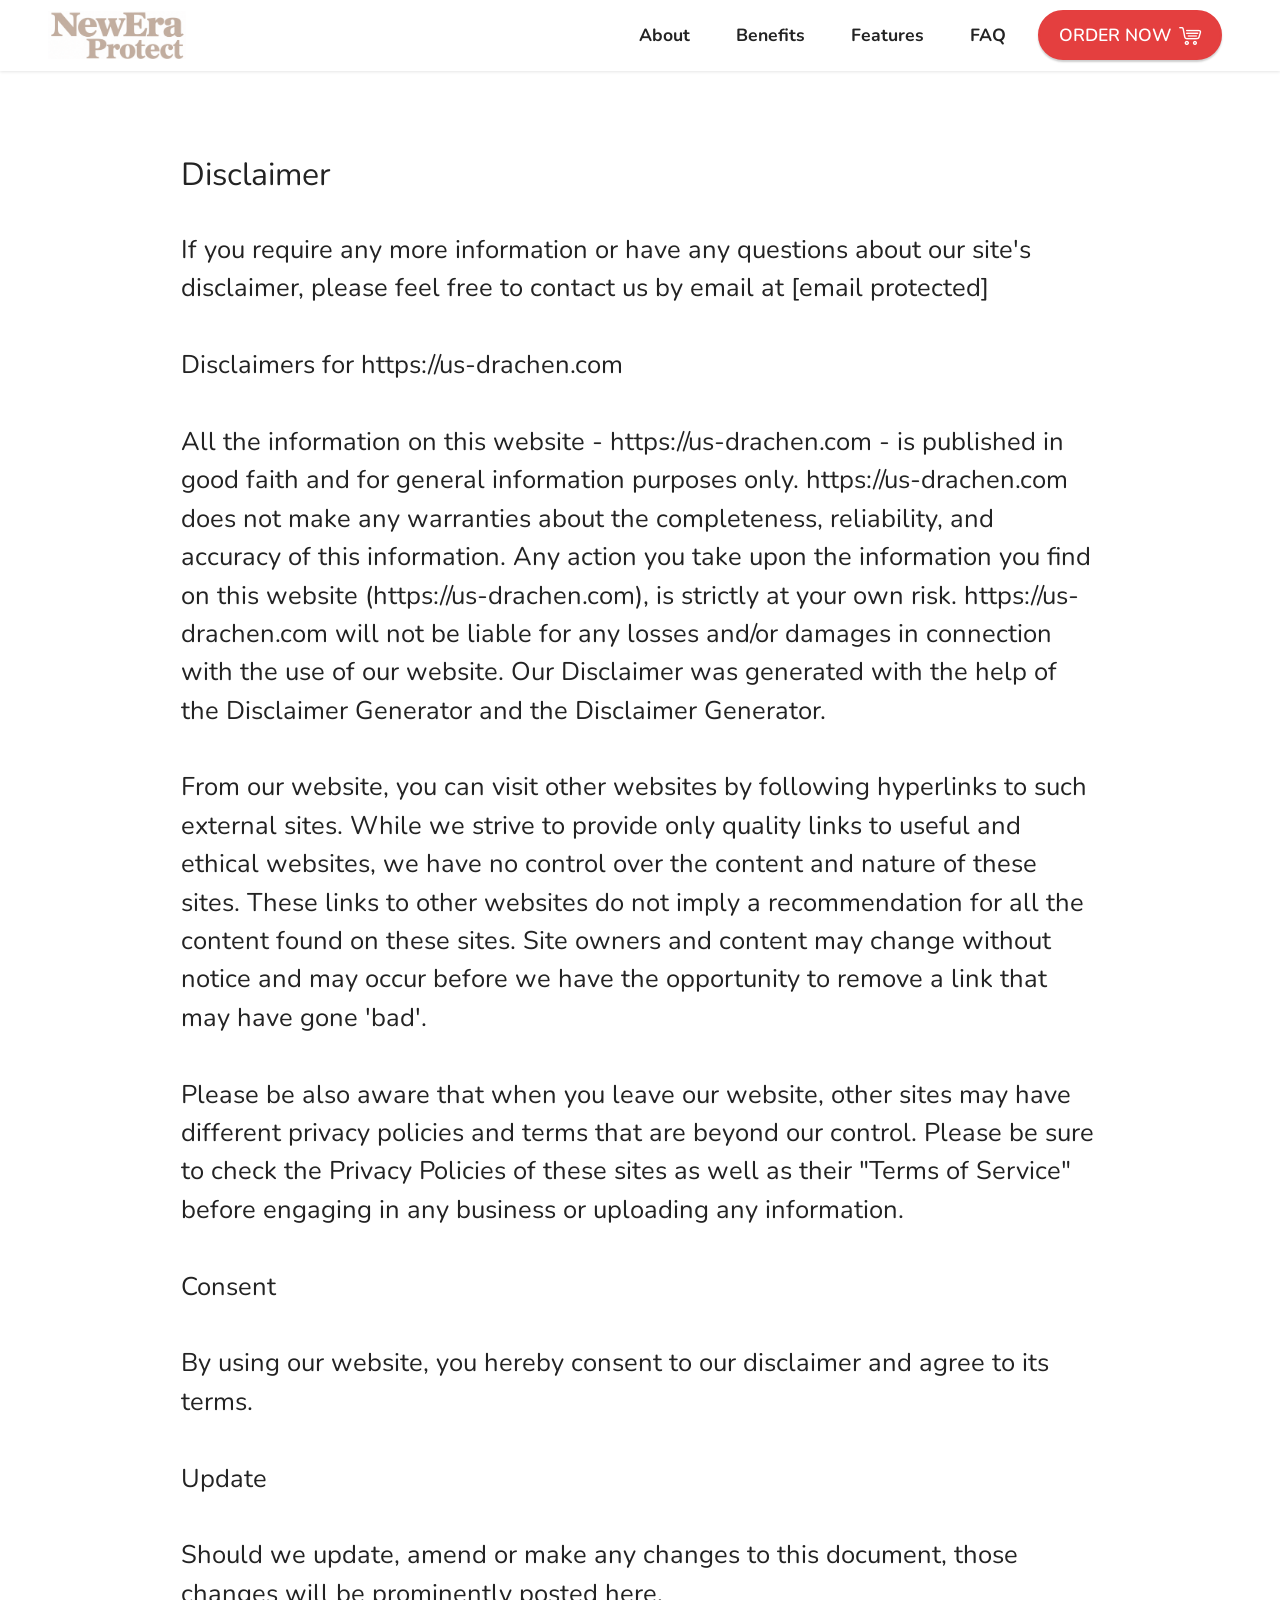
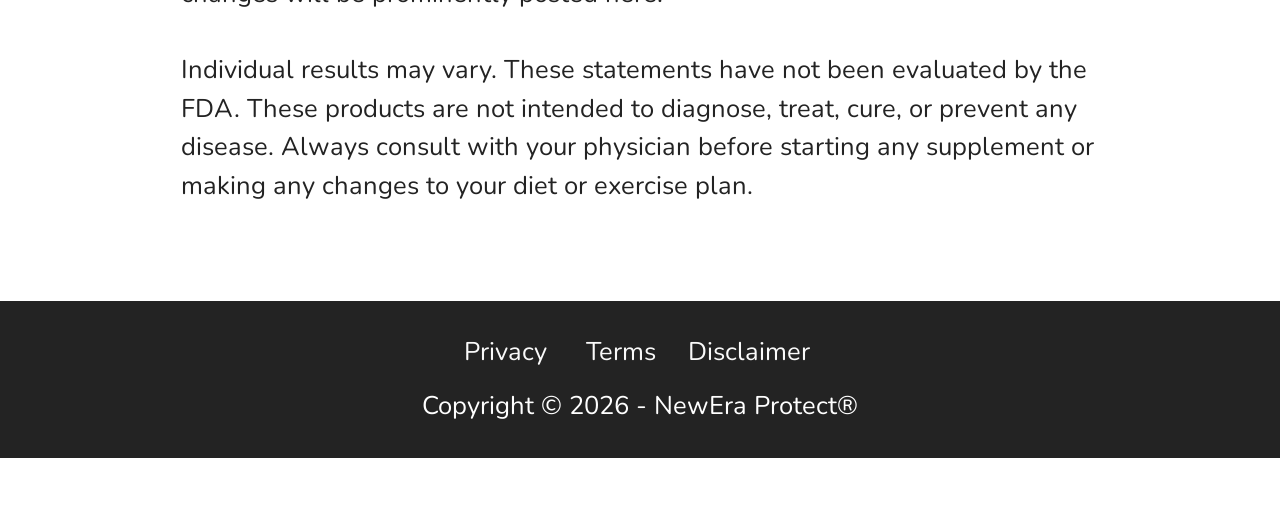
<file: Disclaimer.html>
<!DOCTYPE html>
<html  >
<head>
  <!-- Site made with Mobirise Website Builder v6.1.12, https://mobirise.com -->
  <meta charset="UTF-8">
  <meta http-equiv="X-UA-Compatible" content="IE=edge">
  <meta name="generator" content="Mobirise v6.1.12, mobirise.com">
  <meta name="viewport" content="width=device-width, initial-scale=1, minimum-scale=1">
  <link rel="shortcut icon" href="assets/images/237b3698-8c1f-4fed-9a3f-ee051998775f-128x128.png" type="image/x-icon">
  <meta name="description" content="Disclaimer of Drachen Male Enhancement Spray">
  
  
  <title>Disclaimer</title>
  <link rel="stylesheet" href="assets/web/assets/mobirise-icons-bold/mobirise-icons-bold.css">
  <link rel="stylesheet" href="assets/bootstrap/css/bootstrap.min.css">
  <link rel="stylesheet" href="assets/animatecss/animate.css">
  <link rel="stylesheet" href="assets/dropdown/css/style.css">
  <link rel="stylesheet" href="assets/socicon/css/styles.css">
  <link rel="stylesheet" href="assets/theme/css/style.css">
  <link rel="preload" href="https://fonts.googleapis.com/css?family=Nunito:200,300,400,500,600,700,800,900,200i,300i,400i,500i,600i,700i,800i,900i&display=swap" as="style" onload="this.onload=null;this.rel='stylesheet'">
  <noscript><link rel="stylesheet" href="https://fonts.googleapis.com/css?family=Nunito:200,300,400,500,600,700,800,900,200i,300i,400i,500i,600i,700i,800i,900i&display=swap"></noscript>
  <link rel="preload" as="style" href="assets/mobirise/css/mbr-additional.css?v=sim038"><link rel="stylesheet" href="assets/mobirise/css/mbr-additional.css?v=sim038" type="text/css">

  
  
  
</head>
<body>
  
  <section data-bs-version="5.1" class="menu menu2 cid-tuC40mmOYC" once="menu" id="menu2-0">
    
    <nav class="navbar navbar-dropdown navbar-expand-lg">
        <div class="container-fluid">
            <div class="navbar-brand">
                <span class="navbar-logo">
                    <a href="https://click2conv.site/Lulutox">
                        <img src="assets/images/7a0eae9d-56cc-49d5-9271-51666e4121e4-720x316.png" alt="new-era-protect-logo" style="height: 3rem;">
                    </a>
                </span>
                
            </div>
            <button class="navbar-toggler" type="button" data-toggle="collapse" data-bs-toggle="collapse" data-target="#navbarSupportedContent" data-bs-target="#navbarSupportedContent" aria-controls="navbarNavAltMarkup" aria-expanded="false" aria-label="Toggle navigation">
                <div class="hamburger">
                    <span></span>
                    <span></span>
                    <span></span>
                    <span></span>
                </div>
            </button>
            <div class="collapse navbar-collapse" id="navbarSupportedContent">
                <ul class="navbar-nav nav-dropdown" data-app-modern-menu="true"><li class="nav-item"><a class="nav-link link text-black display-4" href="index.html#info1-7"><strong>
                            About</strong></a></li>
                    <li class="nav-item"><a class="nav-link link text-black text-primary display-4" href="index.html#features20-2s"><strong>Benefits</strong></a></li>
                    <li class="nav-item"><a class="nav-link link text-black text-primary display-4" href="index.html#features20-1l"><strong>Features</strong></a>
                    </li><li class="nav-item"><a class="nav-link link text-black display-4" href="index.html#info1-14"><strong>FAQ</strong></a></li></ul>
                
                <div class="navbar-buttons mbr-section-btn"><a class="btn btn-secondary display-4" href="https://kxevku.s.gy/WkW0QW"><span class="mbrib-shopping-cart mbr-iconfont mbr-iconfont-btn"></span>ORDER NOW</a></div>
            </div>
        </div>
    </nav>
</section>

<section data-bs-version="5.1" class="content5 cid-tuGD9xm7zj" id="content5-1g">
    
    <div class="container">
        <div class="row justify-content-center">
            <div class="col-md-12 col-lg-10">
                
                <h4 class="mbr-section-subtitle mbr-fonts-style mb-4 display-5">Disclaimer</h4>
                <p class="mbr-text mbr-fonts-style display-7">If you require any more information or have any questions about our site's disclaimer, please feel free to contact us by email at [email protected]
<br>
<br>Disclaimers for https://us-drachen.com
<br>
<br>All the information on this website - https://us-drachen.com - is published in good faith and for general information purposes only. https://us-drachen.com does not make any warranties about the completeness, reliability, and accuracy of this information. Any action you take upon the information you find on this website (https://us-drachen.com), is strictly at your own risk. https://us-drachen.com will not be liable for any losses and/or damages in connection with the use of our website. Our Disclaimer was generated with the help of the Disclaimer Generator and the Disclaimer Generator.
<br>
<br>From our website, you can visit other websites by following hyperlinks to such external sites. While we strive to provide only quality links to useful and ethical websites, we have no control over the content and nature of these sites. These links to other websites do not imply a recommendation for all the content found on these sites. Site owners and content may change without notice and may occur before we have the opportunity to remove a link that may have gone 'bad'.
<br>
<br>Please be also aware that when you leave our website, other sites may have different privacy policies and terms that are beyond our control. Please be sure to check the Privacy Policies of these sites as well as their "Terms of Service" before engaging in any business or uploading any information.
<br>
<br>Consent
<br>
<br>By using our website, you hereby consent to our disclaimer and agree to its terms.
<br>
<br>Update
<br>
<br>Should we update, amend or make any changes to this document, those changes will be prominently posted here.
<br>
<br>Individual results may vary. These statements have not been evaluated by the FDA. These products are not intended to diagnose, treat, cure, or prevent any disease. Always consult with your physician before starting any supplement or making any changes to your diet or exercise plan.</p>
            </div>
        </div>
    </div>
</section>

<section data-bs-version="5.1" class="footer3 cid-tuGBUXyxtm" once="footers" id="footer3-1e">

    

    

    <div class="container">
        <div class="media-container-row align-center mbr-white">
            <div class="row row-links">
                <ul class="foot-menu">
                    
                    
                    
                    
                    
                <li class="foot-menu-item mbr-fonts-style display-7"><a href="Privacy.html" class="text-white" target="_blank">Privacy</a>&nbsp;</li><li class="foot-menu-item mbr-fonts-style display-7"><a href="Terms.html" class="text-white" target="_blank">Terms</a></li><li class="foot-menu-item mbr-fonts-style display-7"><a href="Disclaimer.html" class="text-white" target="_blank">Disclaimer&nbsp;</a></li></ul>
            </div>
            
            <div class="row row-copirayt">
                <p class="mbr-text mb-0 mbr-fonts-style mbr-white align-center display-7">
                    Copyright © 2026 - NewEra Protect®<br></p>
            </div>
        </div>
    </div>
</section><section class="display-7" style="padding: 0;align-items: center;justify-content: center;flex-wrap: wrap;    align-content: center;display: flex;position: relative;height: 4rem;"><a href="https://mobiri.se/4949637" style="flex: 1 1;height: 4rem;position: absolute;width: 100%;z-index: 1;"><img alt="" style="height: 4rem;" src="[data-uri]"></a><p style="margin: 0;text-align: center;" class="display-7">&#8204;</p><a style="z-index:1" href="https://mobirise.com/drag-drop-website-builder.html">Drag & Drop Website Builder</a></section><script src="assets/bootstrap/js/bootstrap.bundle.min.js"></script>  <script src="assets/smoothscroll/smooth-scroll.js"></script>  <script src="assets/ytplayer/index.js"></script>  <script src="assets/dropdown/js/navbar-dropdown.js"></script>  <script src="assets/theme/js/script.js"></script>  
  
  
 <div id="scrollToTop" class="scrollToTop mbr-arrow-up"><a style="text-align: center;"><i class="mbr-arrow-up-icon mbr-arrow-up-icon-cm cm-icon cm-icon-smallarrow-up"></i></a></div>
    <input name="animation" type="hidden">
  </body>
</html>
</file>
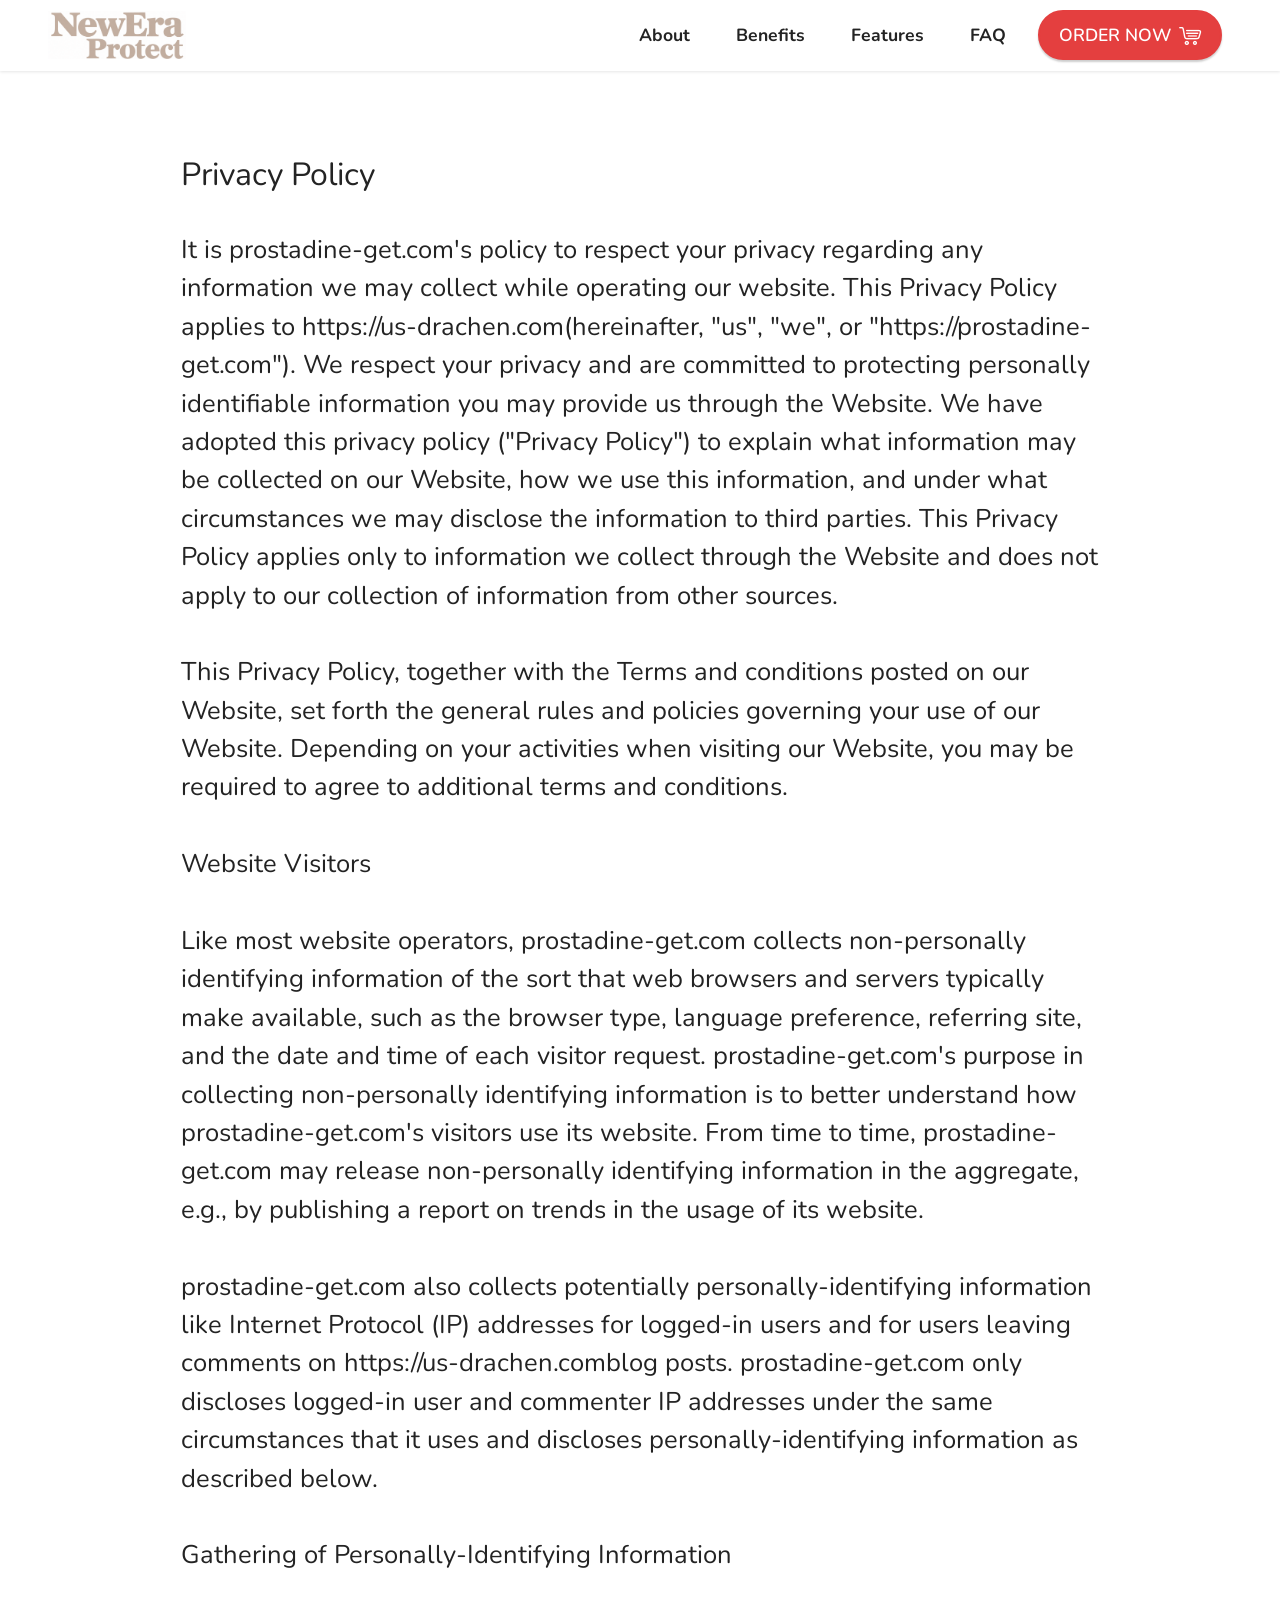
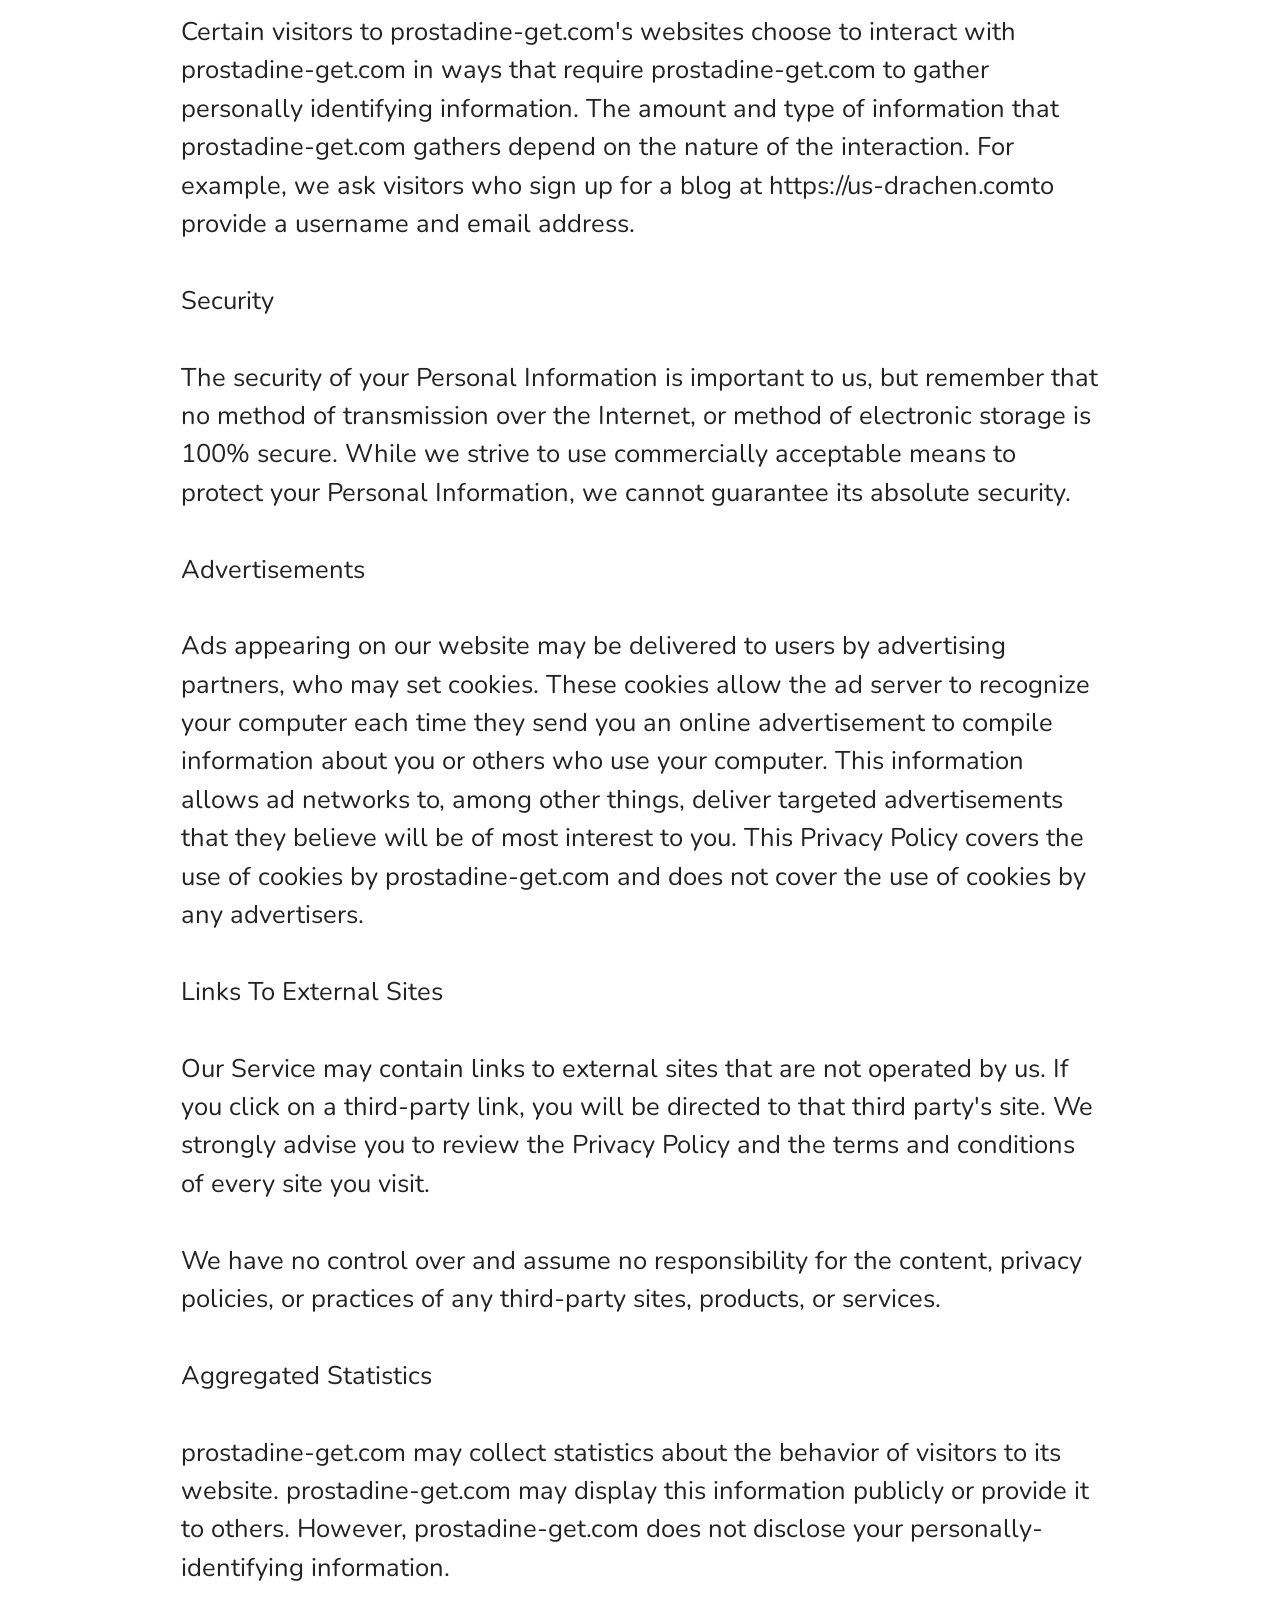
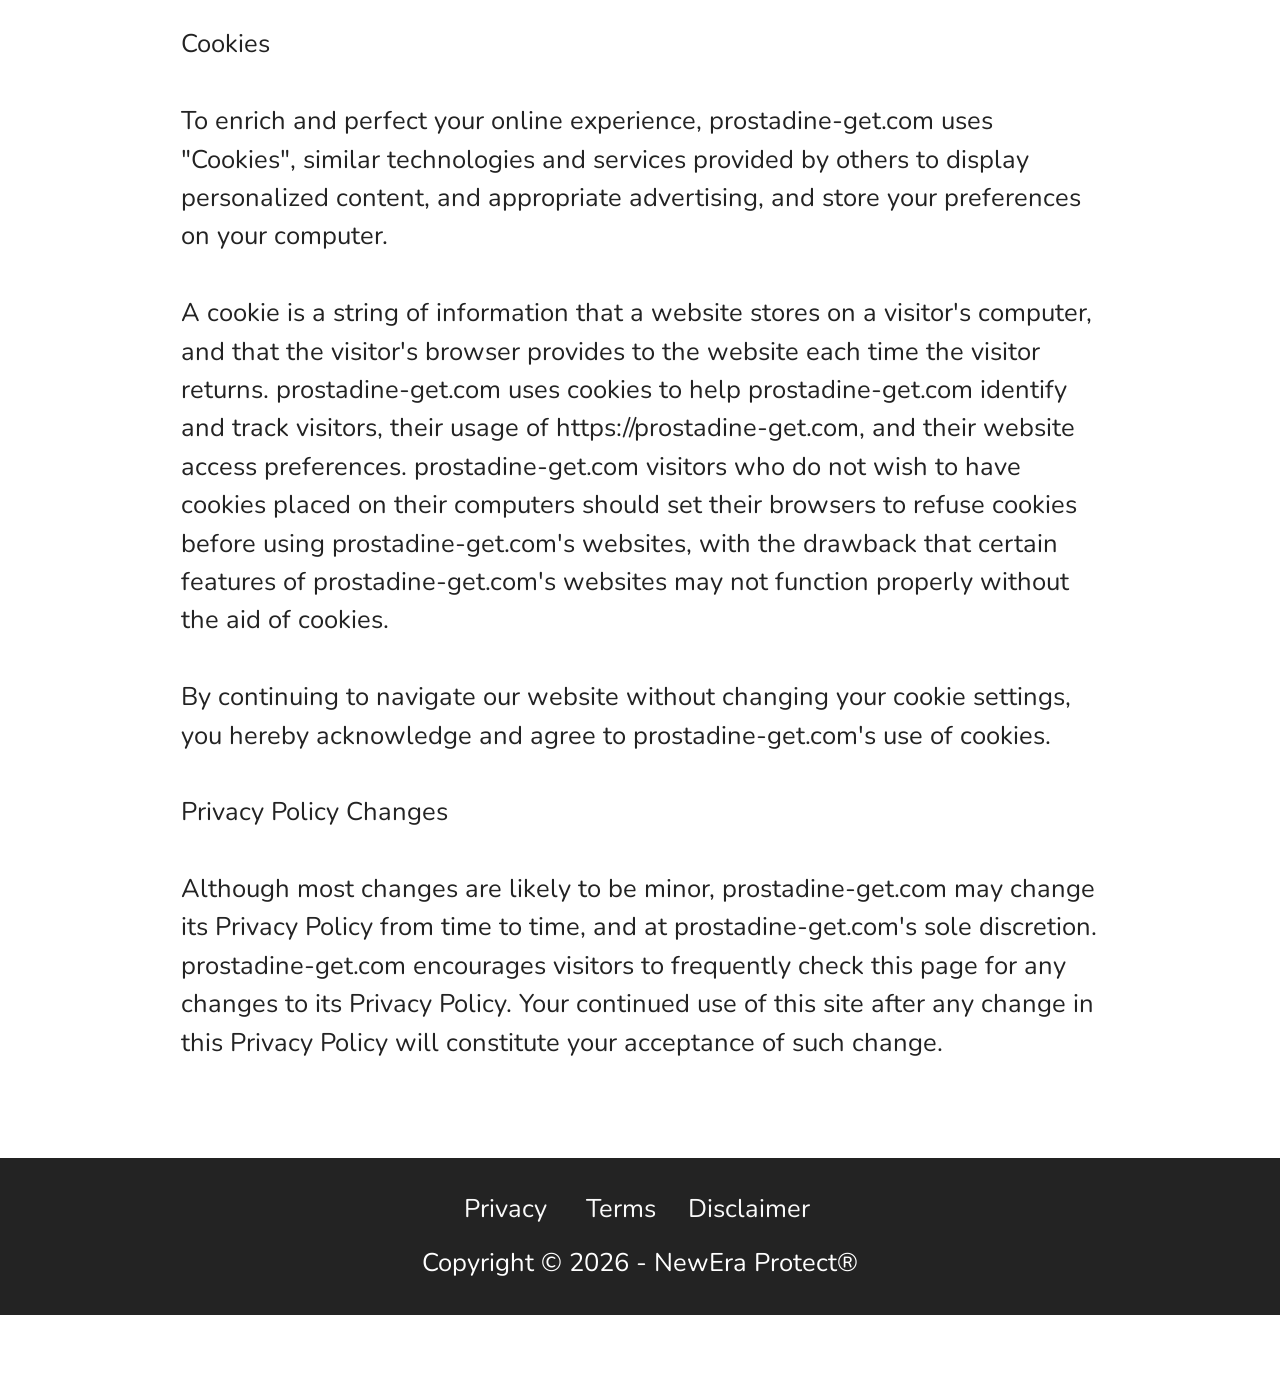
<file: Privacy.html>
<!DOCTYPE html>
<html  >
<head>
  <!-- Site made with Mobirise Website Builder v6.1.12, https://mobirise.com -->
  <meta charset="UTF-8">
  <meta http-equiv="X-UA-Compatible" content="IE=edge">
  <meta name="generator" content="Mobirise v6.1.12, mobirise.com">
  <meta name="viewport" content="width=device-width, initial-scale=1, minimum-scale=1">
  <link rel="shortcut icon" href="assets/images/237b3698-8c1f-4fed-9a3f-ee051998775f-128x128.png" type="image/x-icon">
  <meta name="description" content="Privacy Polices of Drachen Male Enhancement Spray">
  
  
  <title>Privacy</title>
  <link rel="stylesheet" href="assets/web/assets/mobirise-icons-bold/mobirise-icons-bold.css">
  <link rel="stylesheet" href="assets/bootstrap/css/bootstrap.min.css">
  <link rel="stylesheet" href="assets/animatecss/animate.css">
  <link rel="stylesheet" href="assets/dropdown/css/style.css">
  <link rel="stylesheet" href="assets/socicon/css/styles.css">
  <link rel="stylesheet" href="assets/theme/css/style.css">
  <link rel="preload" href="https://fonts.googleapis.com/css?family=Nunito:200,300,400,500,600,700,800,900,200i,300i,400i,500i,600i,700i,800i,900i&display=swap" as="style" onload="this.onload=null;this.rel='stylesheet'">
  <noscript><link rel="stylesheet" href="https://fonts.googleapis.com/css?family=Nunito:200,300,400,500,600,700,800,900,200i,300i,400i,500i,600i,700i,800i,900i&display=swap"></noscript>
  <link rel="preload" as="style" href="assets/mobirise/css/mbr-additional.css?v=dauHQ4"><link rel="stylesheet" href="assets/mobirise/css/mbr-additional.css?v=dauHQ4" type="text/css">

  
  
  
</head>
<body>
  
  <section data-bs-version="5.1" class="menu menu2 cid-tuC40mmOYC" once="menu" id="menu2-0">
    
    <nav class="navbar navbar-dropdown navbar-expand-lg">
        <div class="container-fluid">
            <div class="navbar-brand">
                <span class="navbar-logo">
                    <a href="https://click2conv.site/Lulutox">
                        <img src="assets/images/7a0eae9d-56cc-49d5-9271-51666e4121e4-720x316.png" alt="new-era-protect-logo" style="height: 3rem;">
                    </a>
                </span>
                
            </div>
            <button class="navbar-toggler" type="button" data-toggle="collapse" data-bs-toggle="collapse" data-target="#navbarSupportedContent" data-bs-target="#navbarSupportedContent" aria-controls="navbarNavAltMarkup" aria-expanded="false" aria-label="Toggle navigation">
                <div class="hamburger">
                    <span></span>
                    <span></span>
                    <span></span>
                    <span></span>
                </div>
            </button>
            <div class="collapse navbar-collapse" id="navbarSupportedContent">
                <ul class="navbar-nav nav-dropdown" data-app-modern-menu="true"><li class="nav-item"><a class="nav-link link text-black display-4" href="index.html#info1-7"><strong>
                            About</strong></a></li>
                    <li class="nav-item"><a class="nav-link link text-black text-primary display-4" href="index.html#features20-2s"><strong>Benefits</strong></a></li>
                    <li class="nav-item"><a class="nav-link link text-black text-primary display-4" href="index.html#features20-1l"><strong>Features</strong></a>
                    </li><li class="nav-item"><a class="nav-link link text-black display-4" href="index.html#info1-14"><strong>FAQ</strong></a></li></ul>
                
                <div class="navbar-buttons mbr-section-btn"><a class="btn btn-secondary display-4" href="https://kxevku.s.gy/WkW0QW"><span class="mbrib-shopping-cart mbr-iconfont mbr-iconfont-btn"></span>ORDER NOW</a></div>
            </div>
        </div>
    </nav>
</section>

<section data-bs-version="5.1" class="content5 cid-tuGDhnDqnm" id="content5-1h">
    
    <div class="container">
        <div class="row justify-content-center">
            <div class="col-md-12 col-lg-10">
                
                <h4 class="mbr-section-subtitle mbr-fonts-style mb-4 display-5">Privacy Policy</h4>
                <p class="mbr-text mbr-fonts-style display-7">It is prostadine-get.com's policy to respect your privacy regarding any information we may collect while operating our website. This Privacy Policy applies to https://us-drachen.com(hereinafter, "us", "we", or "https://prostadine-get.com"). We respect your privacy and are committed to protecting personally identifiable information you may provide us through the Website. We have adopted this privacy policy ("Privacy Policy") to explain what information may be collected on our Website, how we use this information, and under what circumstances we may disclose the information to third parties. This Privacy Policy applies only to information we collect through the Website and does not apply to our collection of information from other sources.
<br>
<br>This Privacy Policy, together with the Terms and conditions posted on our Website, set forth the general rules and policies governing your use of our Website. Depending on your activities when visiting our Website, you may be required to agree to additional terms and conditions.
<br>
<br>Website Visitors
<br>
<br>Like most website operators, prostadine-get.com collects non-personally identifying information of the sort that web browsers and servers typically make available, such as the browser type, language preference, referring site, and the date and time of each visitor request. prostadine-get.com's purpose in collecting non-personally identifying information is to better understand how prostadine-get.com's visitors use its website. From time to time, prostadine-get.com may release non-personally identifying information in the aggregate, e.g., by publishing a report on trends in the usage of its website.
<br>
<br>prostadine-get.com also collects potentially personally-identifying information like Internet Protocol (IP) addresses for logged-in users and for users leaving comments on https://us-drachen.comblog posts. prostadine-get.com only discloses logged-in user and commenter IP addresses under the same circumstances that it uses and discloses personally-identifying information as described below.
<br>
<br>Gathering of Personally-Identifying Information
<br>
<br>Certain visitors to prostadine-get.com's websites choose to interact with prostadine-get.com in ways that require prostadine-get.com to gather personally identifying information. The amount and type of information that prostadine-get.com gathers depend on the nature of the interaction. For example, we ask visitors who sign up for a blog at https://us-drachen.comto provide a username and email address.
<br>
<br>Security
<br>
<br>The security of your Personal Information is important to us, but remember that no method of transmission over the Internet, or method of electronic storage is 100% secure. While we strive to use commercially acceptable means to protect your Personal Information, we cannot guarantee its absolute security.
<br>
<br>Advertisements
<br>
<br>Ads appearing on our website may be delivered to users by advertising partners, who may set cookies. These cookies allow the ad server to recognize your computer each time they send you an online advertisement to compile information about you or others who use your computer. This information allows ad networks to, among other things, deliver targeted advertisements that they believe will be of most interest to you. This Privacy Policy covers the use of cookies by prostadine-get.com and does not cover the use of cookies by any advertisers.
<br>
<br>Links To External Sites
<br>
<br>Our Service may contain links to external sites that are not operated by us. If you click on a third-party link, you will be directed to that third party's site. We strongly advise you to review the Privacy Policy and the terms and conditions of every site you visit.
<br>
<br>We have no control over and assume no responsibility for the content, privacy policies, or practices of any third-party sites, products, or services.
<br>
<br>Aggregated Statistics
<br>
<br>prostadine-get.com may collect statistics about the behavior of visitors to its website. prostadine-get.com may display this information publicly or provide it to others. However, prostadine-get.com does not disclose your personally-identifying information.
<br>
<br>Cookies
<br>
<br>To enrich and perfect your online experience, prostadine-get.com uses "Cookies", similar technologies and services provided by others to display personalized content, and appropriate advertising, and store your preferences on your computer.
<br>
<br>A cookie is a string of information that a website stores on a visitor's computer, and that the visitor's browser provides to the website each time the visitor returns. prostadine-get.com uses cookies to help prostadine-get.com identify and track visitors, their usage of https://prostadine-get.com, and their website access preferences. prostadine-get.com visitors who do not wish to have cookies placed on their computers should set their browsers to refuse cookies before using prostadine-get.com's websites, with the drawback that certain features of prostadine-get.com's websites may not function properly without the aid of cookies.
<br>
<br>By continuing to navigate our website without changing your cookie settings, you hereby acknowledge and agree to prostadine-get.com's use of cookies.
<br>
<br>Privacy Policy Changes
<br>
<br>Although most changes are likely to be minor, prostadine-get.com may change its Privacy Policy from time to time, and at prostadine-get.com's sole discretion. prostadine-get.com encourages visitors to frequently check this page for any changes to its Privacy Policy. Your continued use of this site after any change in this Privacy Policy will constitute your acceptance of such change.</p>
            </div>
        </div>
    </div>
</section>

<section data-bs-version="5.1" class="footer3 cid-tuGBUXyxtm" once="footers" id="footer3-1e">

    

    

    <div class="container">
        <div class="media-container-row align-center mbr-white">
            <div class="row row-links">
                <ul class="foot-menu">
                    
                    
                    
                    
                    
                <li class="foot-menu-item mbr-fonts-style display-7"><a href="Privacy.html" class="text-white" target="_blank">Privacy</a>&nbsp;</li><li class="foot-menu-item mbr-fonts-style display-7"><a href="Terms.html" class="text-white" target="_blank">Terms</a></li><li class="foot-menu-item mbr-fonts-style display-7"><a href="Disclaimer.html" class="text-white" target="_blank">Disclaimer&nbsp;</a></li></ul>
            </div>
            
            <div class="row row-copirayt">
                <p class="mbr-text mb-0 mbr-fonts-style mbr-white align-center display-7">
                    Copyright © 2026 - NewEra Protect®<br></p>
            </div>
        </div>
    </div>
</section><section class="display-7" style="padding: 0;align-items: center;justify-content: center;flex-wrap: wrap;    align-content: center;display: flex;position: relative;height: 4rem;"><a href="https://mobiri.se/4949637" style="flex: 1 1;height: 4rem;position: absolute;width: 100%;z-index: 1;"><img alt="" style="height: 4rem;" src="[data-uri]"></a><p style="margin: 0;text-align: center;" class="display-7">&#8204;</p><a style="z-index:1" href="https://mobirise.com/drag-drop-website-builder.html">Drag & Drop Website Builder</a></section><script src="assets/bootstrap/js/bootstrap.bundle.min.js"></script>  <script src="assets/smoothscroll/smooth-scroll.js"></script>  <script src="assets/ytplayer/index.js"></script>  <script src="assets/dropdown/js/navbar-dropdown.js"></script>  <script src="assets/theme/js/script.js"></script>  
  
  
 <div id="scrollToTop" class="scrollToTop mbr-arrow-up"><a style="text-align: center;"><i class="mbr-arrow-up-icon mbr-arrow-up-icon-cm cm-icon cm-icon-smallarrow-up"></i></a></div>
    <input name="animation" type="hidden">
  </body>
</html>
</file>
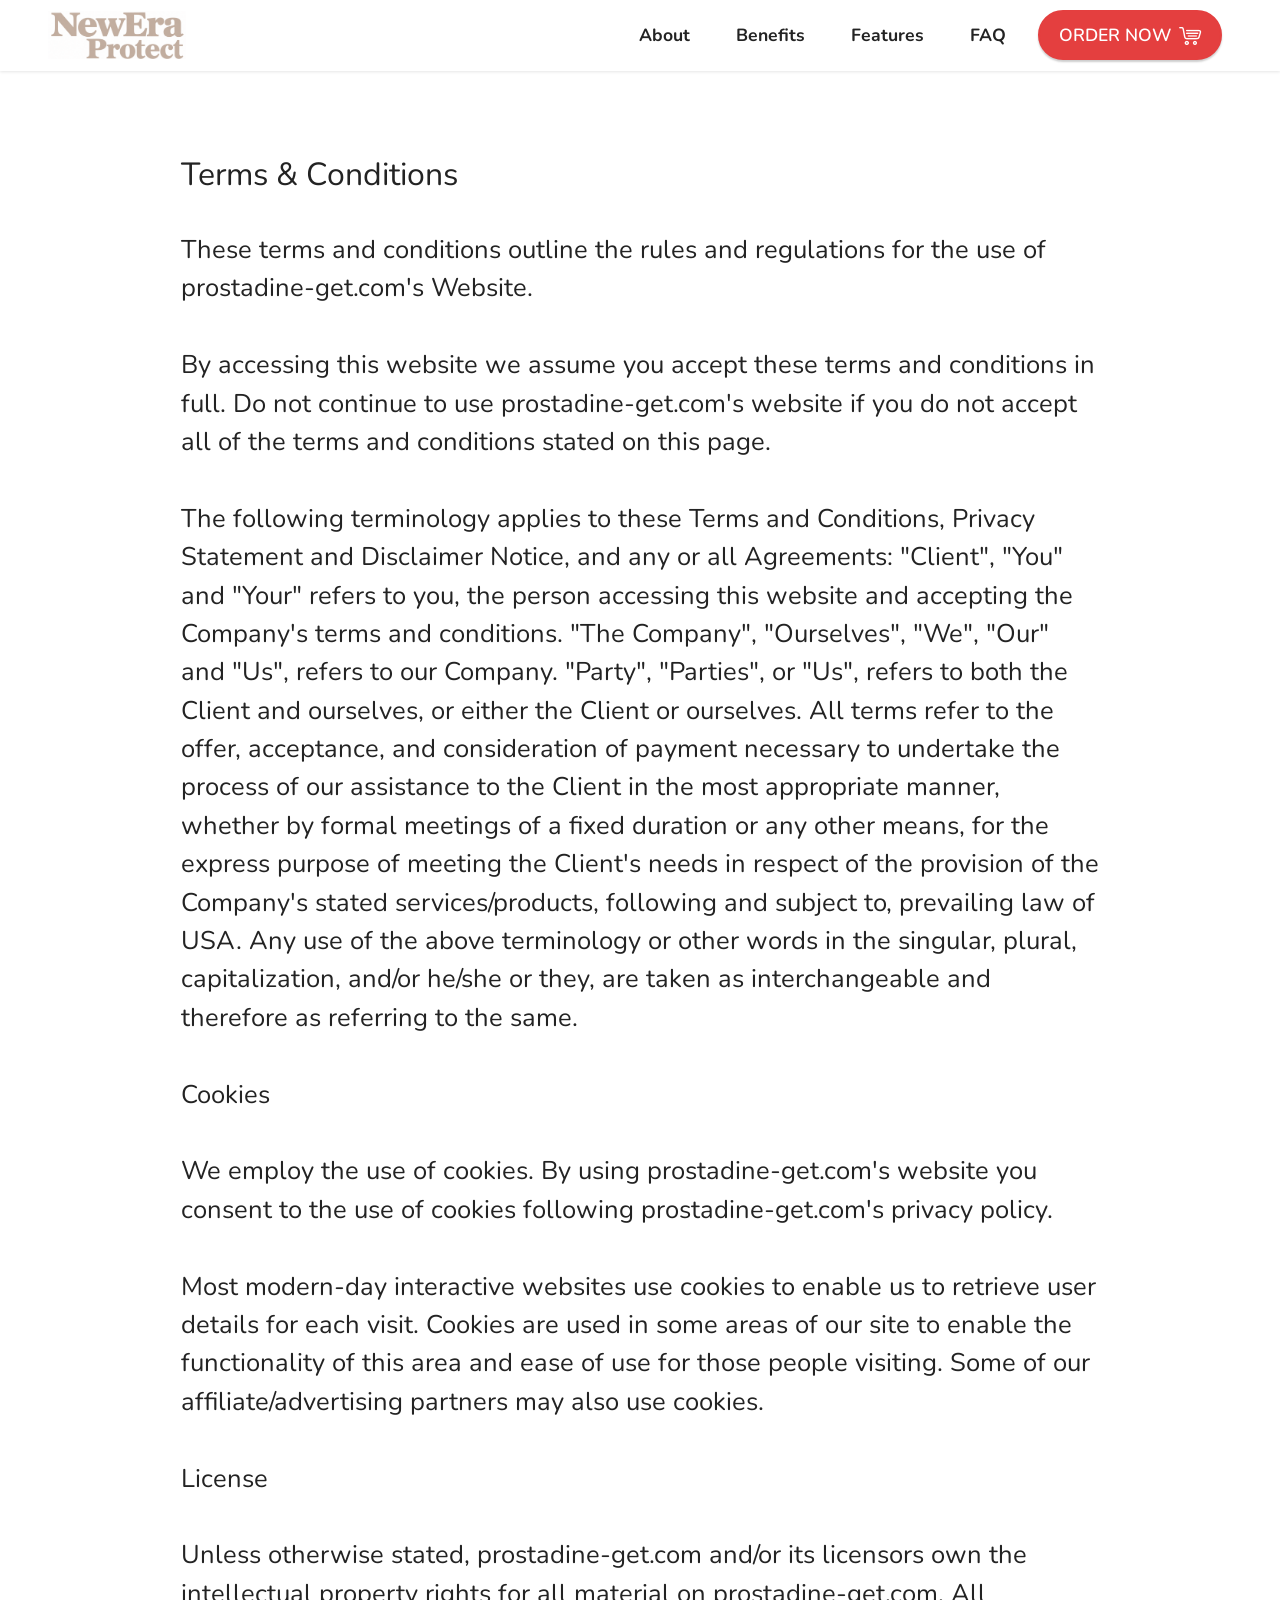
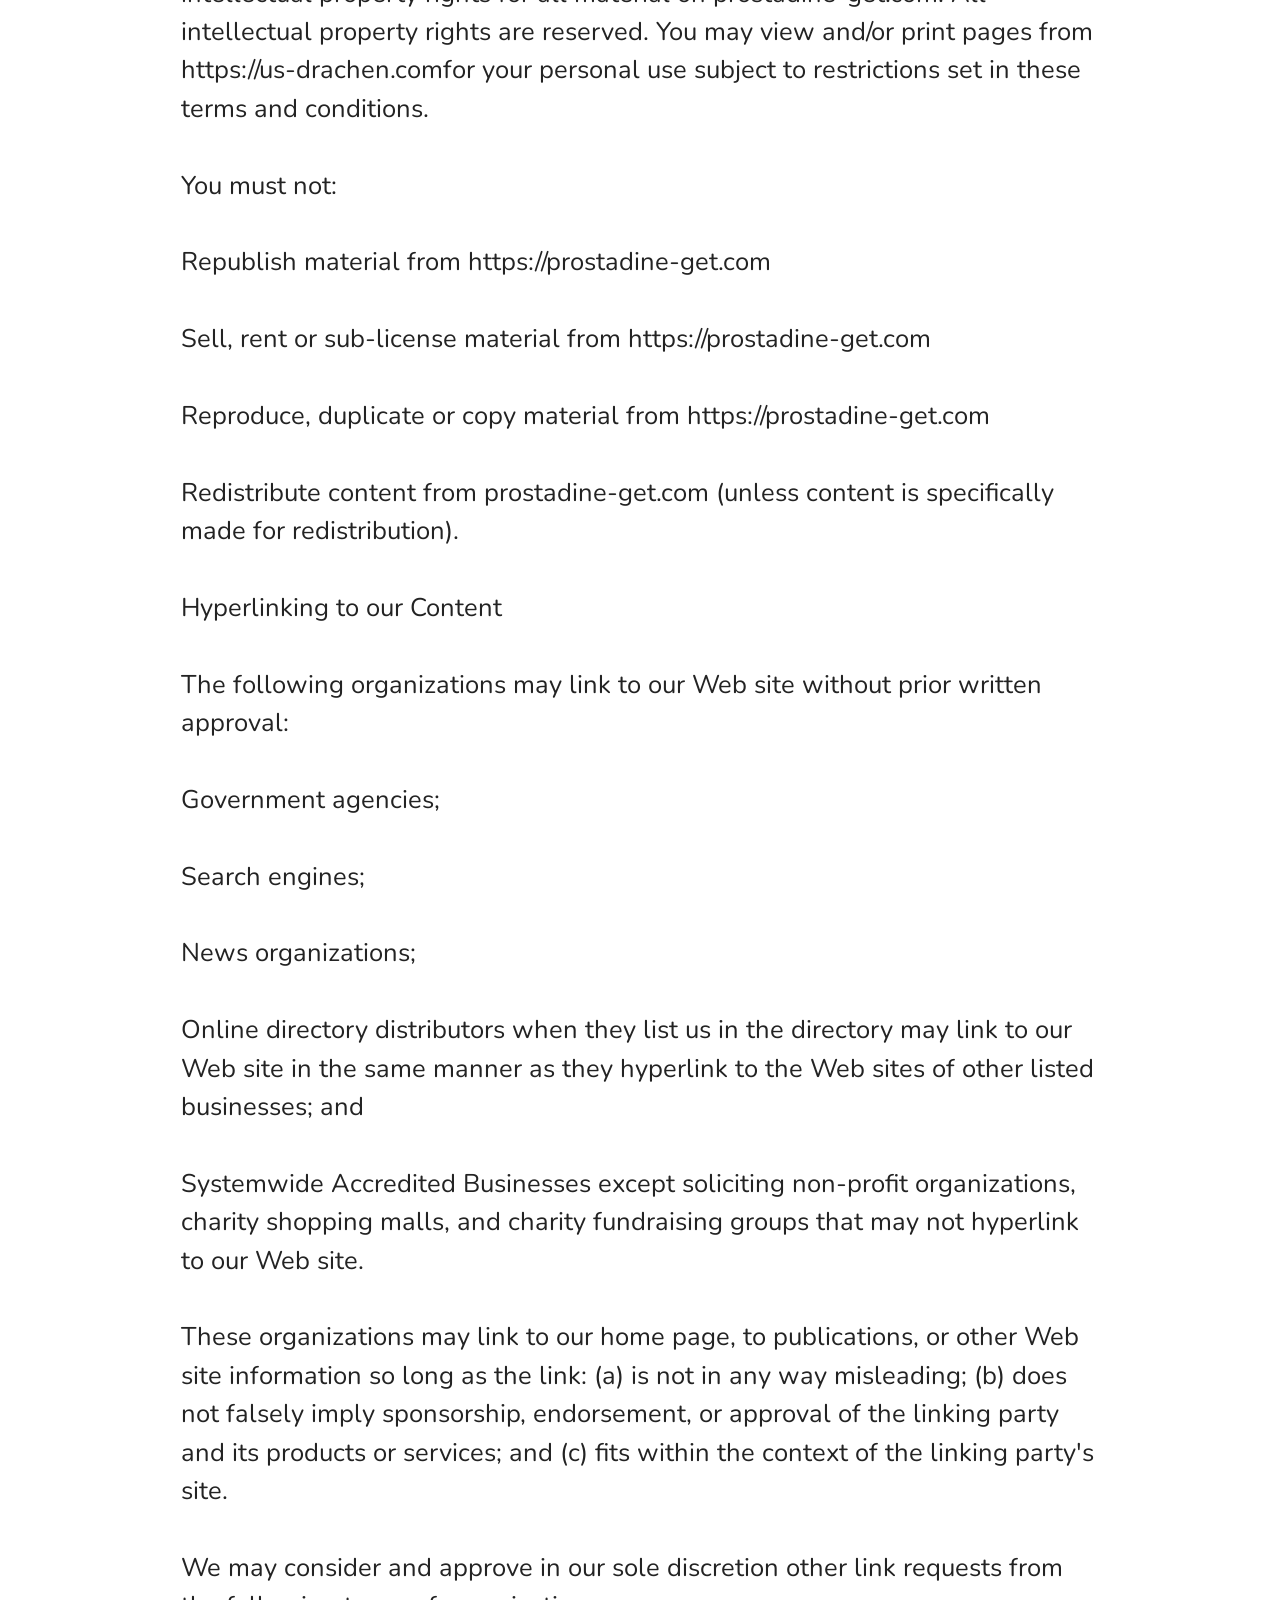
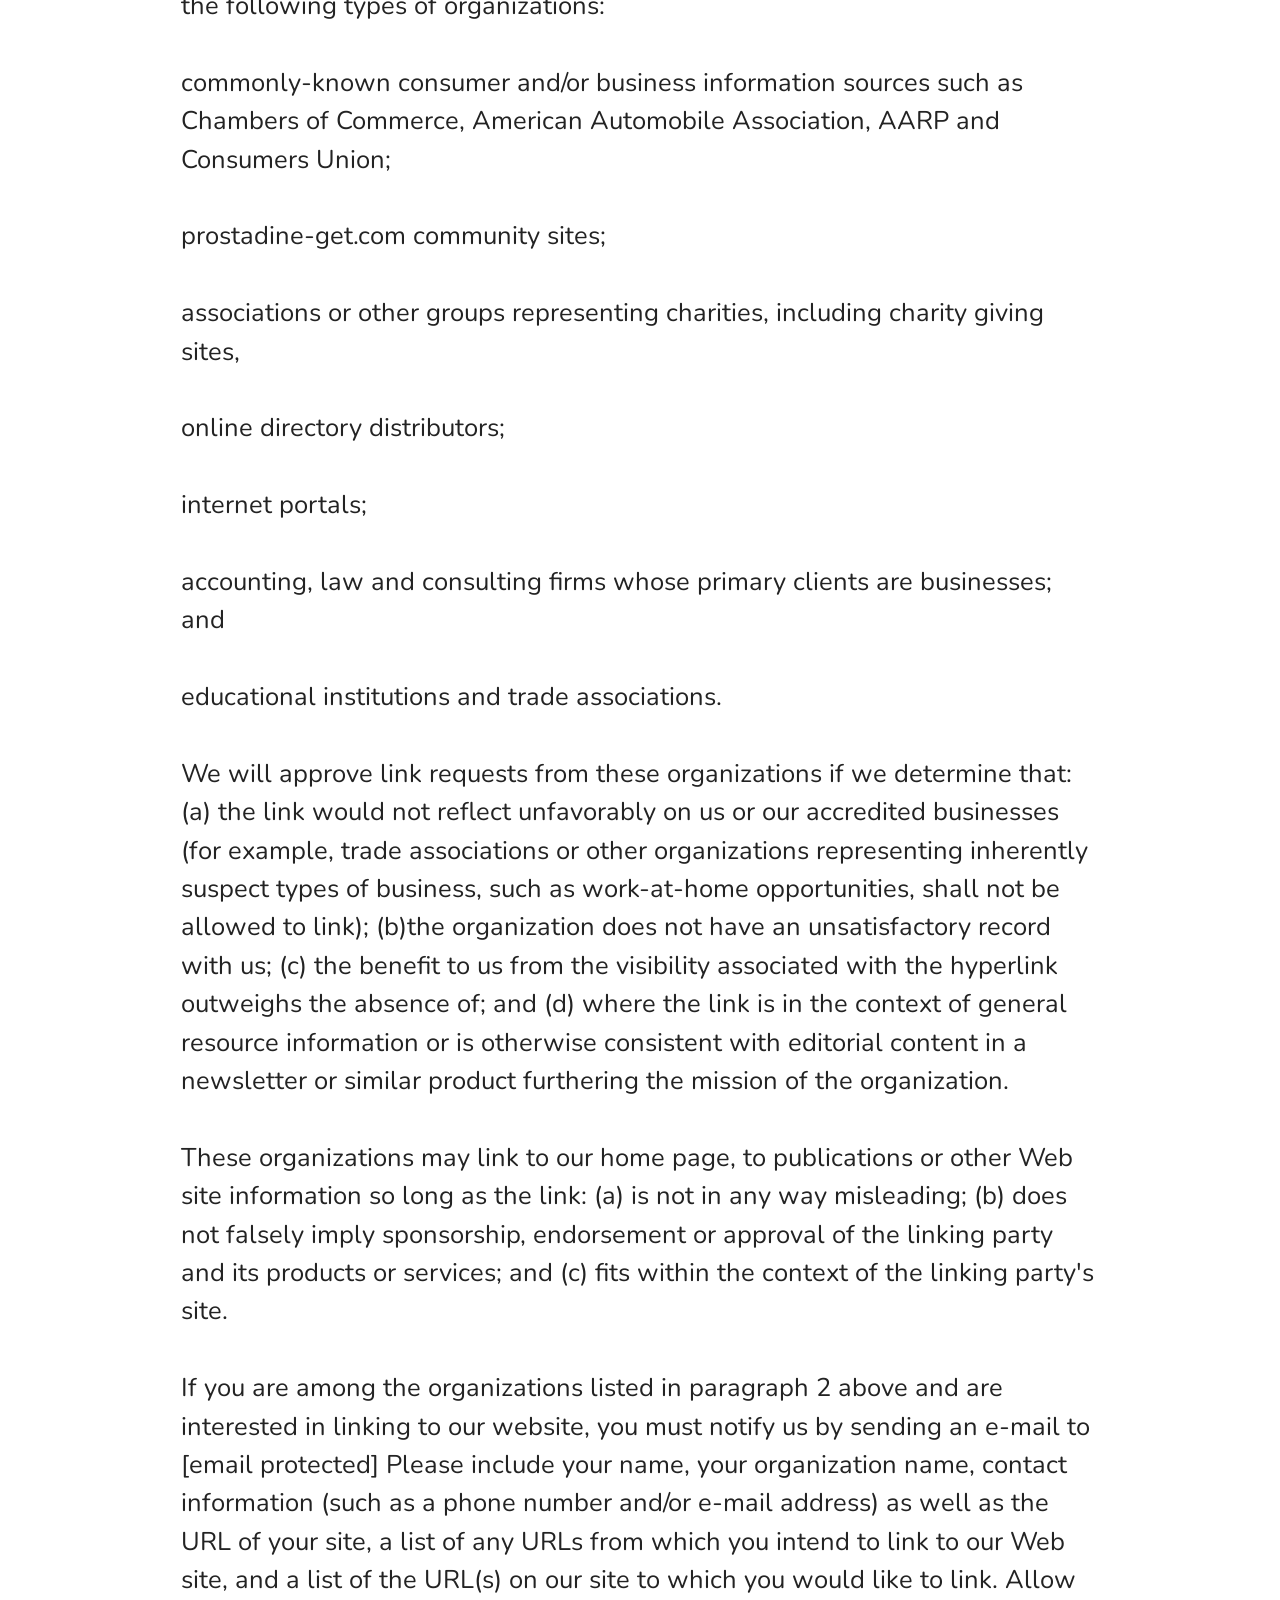
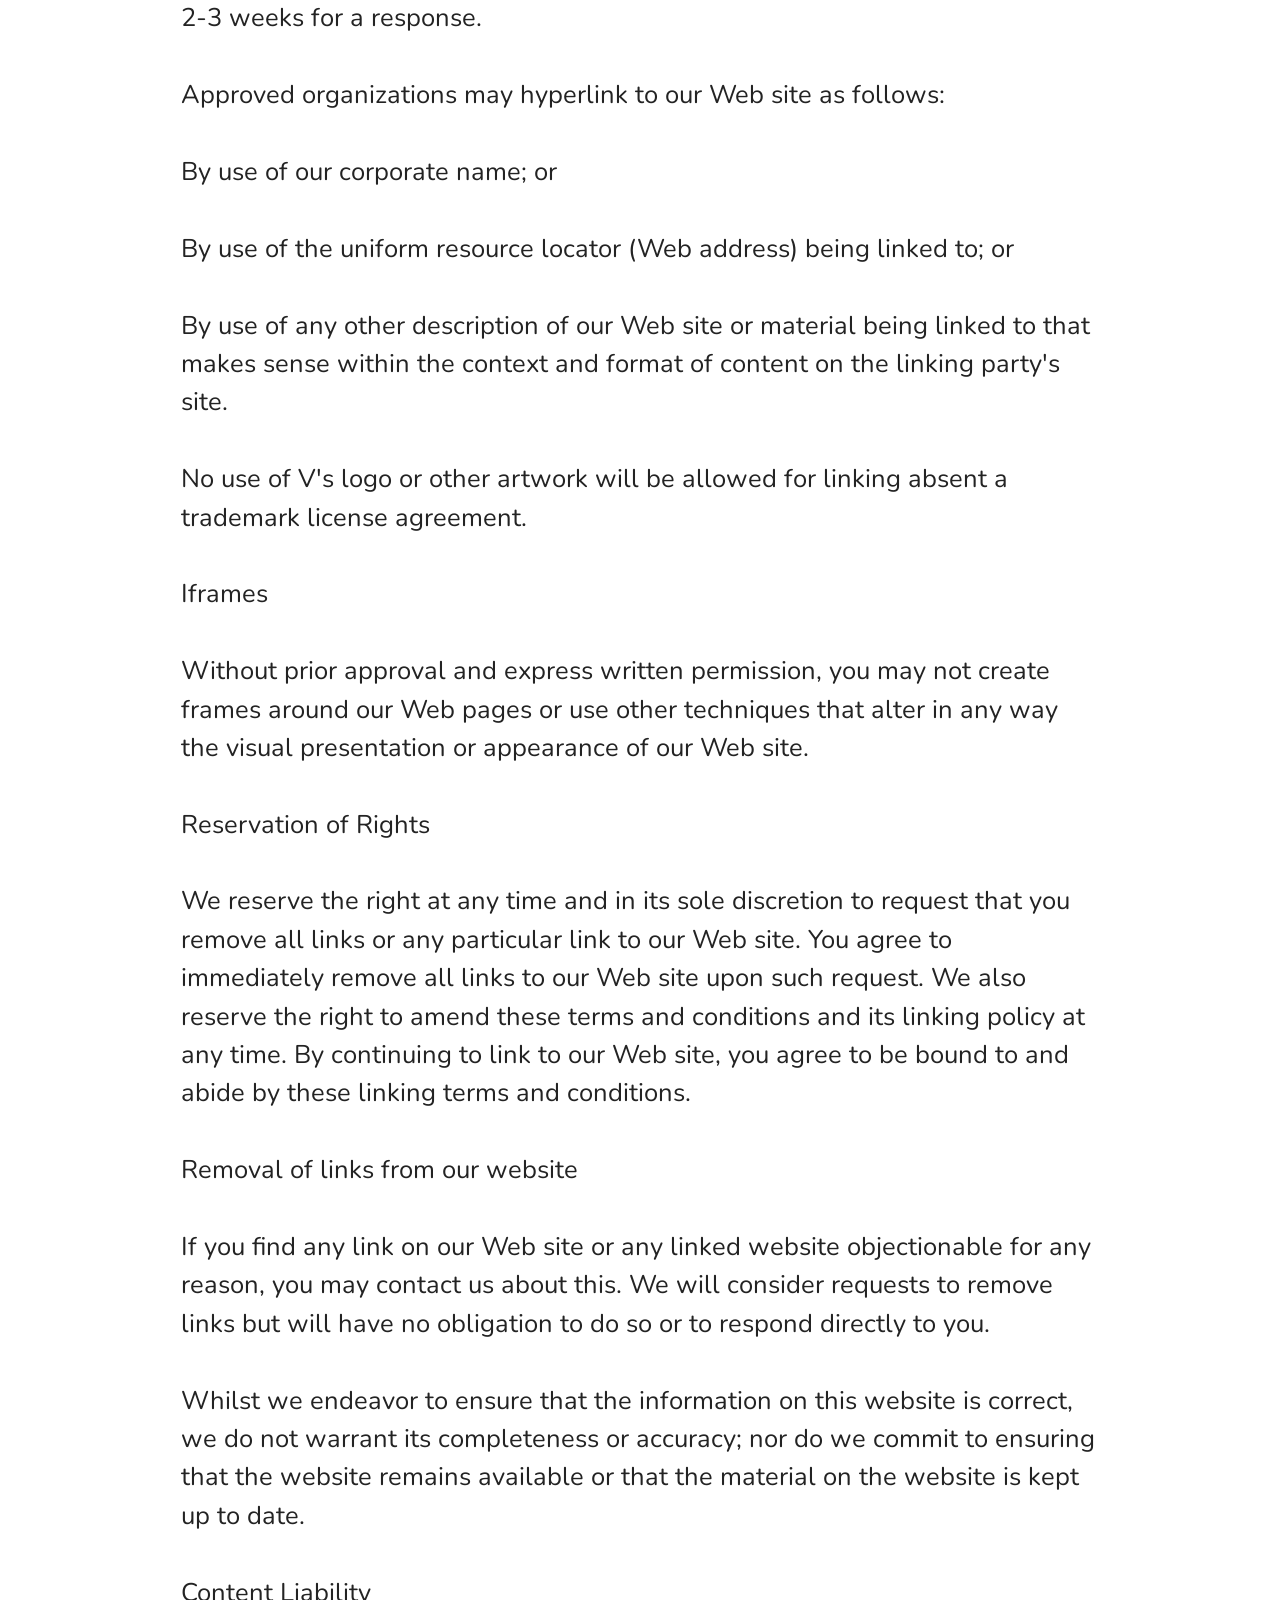
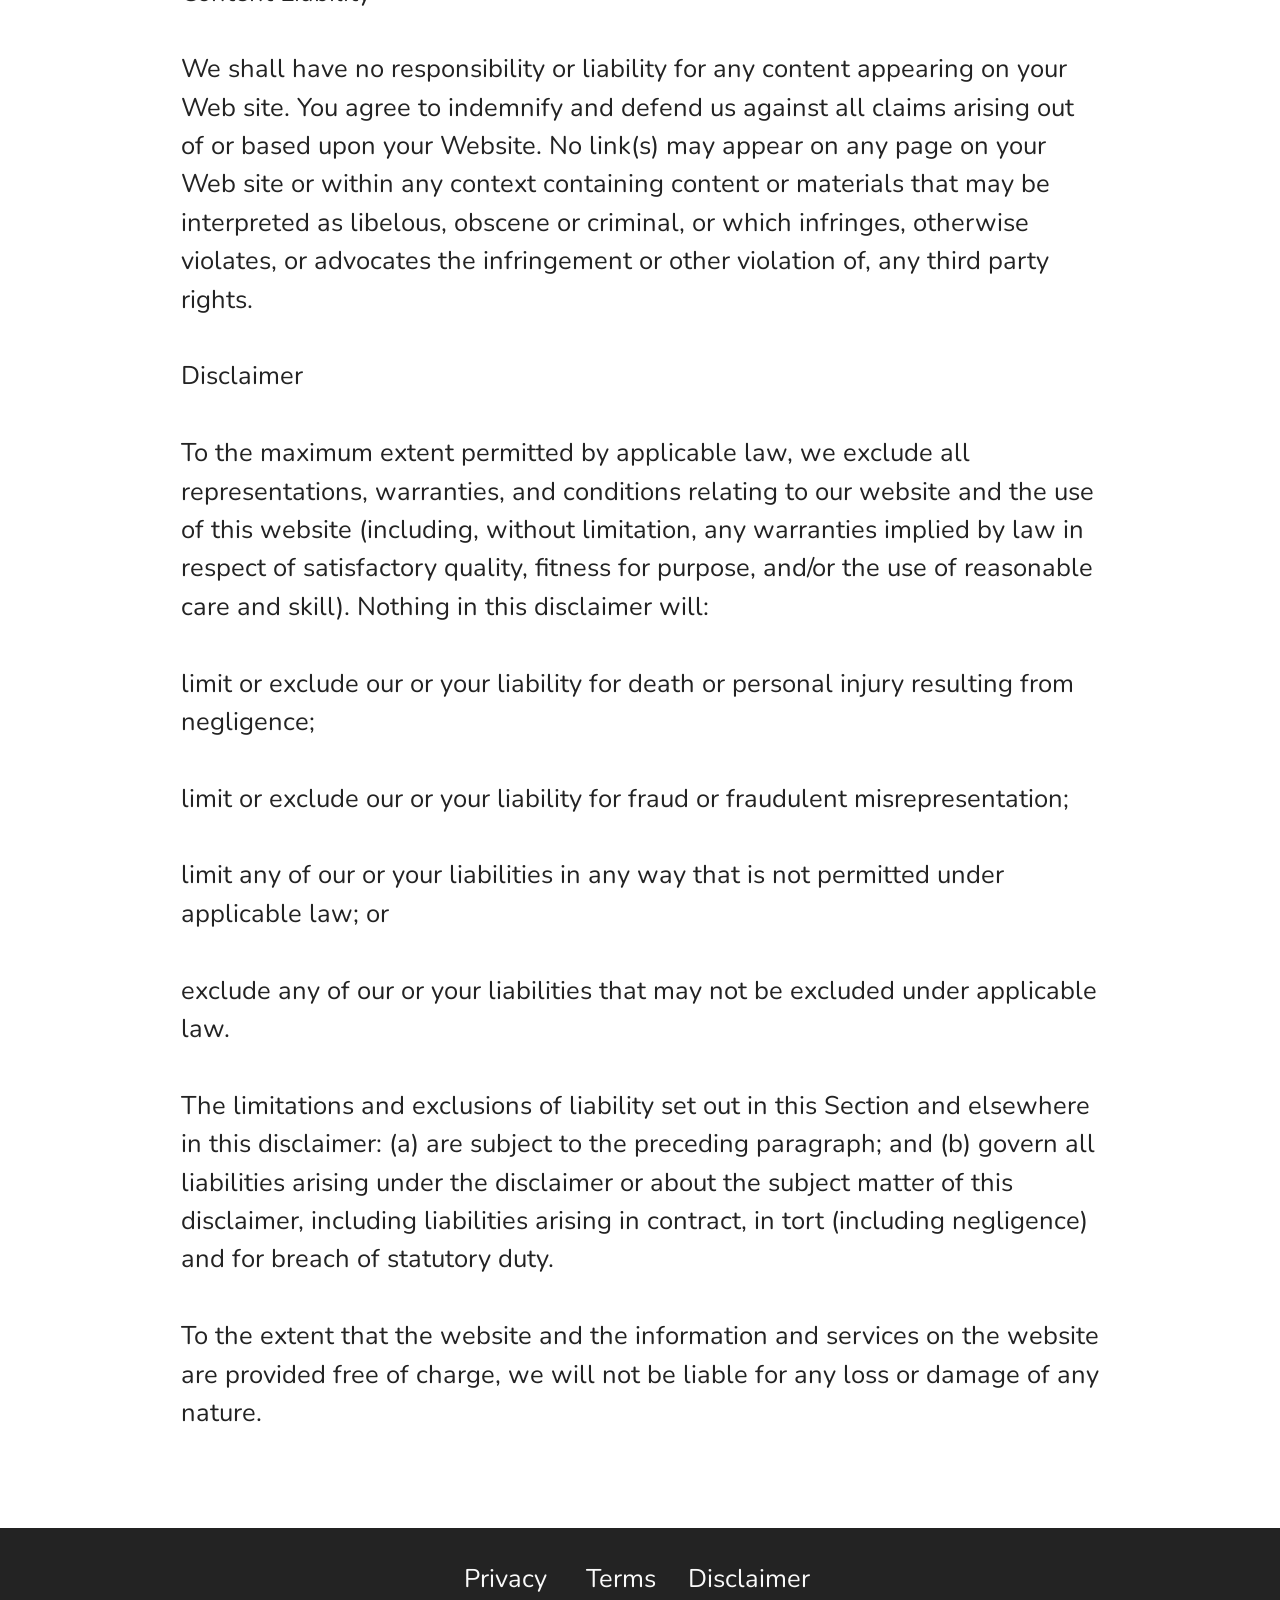
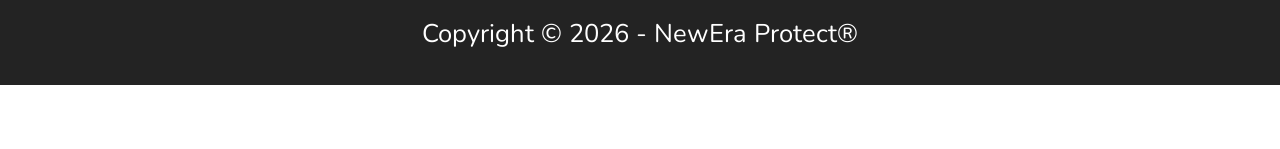
<file: Terms.html>
<!DOCTYPE html>
<html  >
<head>
  <!-- Site made with Mobirise Website Builder v6.1.12, https://mobirise.com -->
  <meta charset="UTF-8">
  <meta http-equiv="X-UA-Compatible" content="IE=edge">
  <meta name="generator" content="Mobirise v6.1.12, mobirise.com">
  <meta name="viewport" content="width=device-width, initial-scale=1, minimum-scale=1">
  <link rel="shortcut icon" href="assets/images/237b3698-8c1f-4fed-9a3f-ee051998775f-128x128.png" type="image/x-icon">
  <meta name="description" content="Terms of Drachen Male Enhancement Spray">
  
  
  <title>Terms</title>
  <link rel="stylesheet" href="assets/web/assets/mobirise-icons-bold/mobirise-icons-bold.css">
  <link rel="stylesheet" href="assets/bootstrap/css/bootstrap.min.css">
  <link rel="stylesheet" href="assets/animatecss/animate.css">
  <link rel="stylesheet" href="assets/dropdown/css/style.css">
  <link rel="stylesheet" href="assets/socicon/css/styles.css">
  <link rel="stylesheet" href="assets/theme/css/style.css">
  <link rel="preload" href="https://fonts.googleapis.com/css?family=Nunito:200,300,400,500,600,700,800,900,200i,300i,400i,500i,600i,700i,800i,900i&display=swap" as="style" onload="this.onload=null;this.rel='stylesheet'">
  <noscript><link rel="stylesheet" href="https://fonts.googleapis.com/css?family=Nunito:200,300,400,500,600,700,800,900,200i,300i,400i,500i,600i,700i,800i,900i&display=swap"></noscript>
  <link rel="preload" as="style" href="assets/mobirise/css/mbr-additional.css?v=dbRGAl"><link rel="stylesheet" href="assets/mobirise/css/mbr-additional.css?v=dbRGAl" type="text/css">

  
  
  
</head>
<body>
  
  <section data-bs-version="5.1" class="menu menu2 cid-tuC40mmOYC" once="menu" id="menu2-0">
    
    <nav class="navbar navbar-dropdown navbar-expand-lg">
        <div class="container-fluid">
            <div class="navbar-brand">
                <span class="navbar-logo">
                    <a href="https://click2conv.site/Lulutox">
                        <img src="assets/images/7a0eae9d-56cc-49d5-9271-51666e4121e4-720x316.png" alt="new-era-protect-logo" style="height: 3rem;">
                    </a>
                </span>
                
            </div>
            <button class="navbar-toggler" type="button" data-toggle="collapse" data-bs-toggle="collapse" data-target="#navbarSupportedContent" data-bs-target="#navbarSupportedContent" aria-controls="navbarNavAltMarkup" aria-expanded="false" aria-label="Toggle navigation">
                <div class="hamburger">
                    <span></span>
                    <span></span>
                    <span></span>
                    <span></span>
                </div>
            </button>
            <div class="collapse navbar-collapse" id="navbarSupportedContent">
                <ul class="navbar-nav nav-dropdown" data-app-modern-menu="true"><li class="nav-item"><a class="nav-link link text-black display-4" href="index.html#info1-7"><strong>
                            About</strong></a></li>
                    <li class="nav-item"><a class="nav-link link text-black text-primary display-4" href="index.html#features20-2s"><strong>Benefits</strong></a></li>
                    <li class="nav-item"><a class="nav-link link text-black text-primary display-4" href="index.html#features20-1l"><strong>Features</strong></a>
                    </li><li class="nav-item"><a class="nav-link link text-black display-4" href="index.html#info1-14"><strong>FAQ</strong></a></li></ul>
                
                <div class="navbar-buttons mbr-section-btn"><a class="btn btn-secondary display-4" href="https://kxevku.s.gy/WkW0QW"><span class="mbrib-shopping-cart mbr-iconfont mbr-iconfont-btn"></span>ORDER NOW</a></div>
            </div>
        </div>
    </nav>
</section>

<section data-bs-version="5.1" class="content5 cid-tuGCGWuZgg" id="content5-1f">
    
    <div class="container">
        <div class="row justify-content-center">
            <div class="col-md-12 col-lg-10">
                
                <h4 class="mbr-section-subtitle mbr-fonts-style mb-4 display-5">Terms &amp; Conditions</h4>
                <p class="mbr-text mbr-fonts-style display-7">These terms and conditions outline the rules and regulations for the use of prostadine-get.com's Website.
<br>
<br>By accessing this website we assume you accept these terms and conditions in full. Do not continue to use prostadine-get.com's website if you do not accept all of the terms and conditions stated on this page.
<br>
<br>The following terminology applies to these Terms and Conditions, Privacy Statement and Disclaimer Notice, and any or all Agreements: "Client", "You" and "Your" refers to you, the person accessing this website and accepting the Company's terms and conditions. "The Company", "Ourselves", "We", "Our" and "Us", refers to our Company. "Party", "Parties", or "Us", refers to both the Client and ourselves, or either the Client or ourselves. All terms refer to the offer, acceptance, and consideration of payment necessary to undertake the process of our assistance to the Client in the most appropriate manner, whether by formal meetings of a fixed duration or any other means, for the express purpose of meeting the Client's needs in respect of the provision of the Company's stated services/products, following and subject to, prevailing law of USA. Any use of the above terminology or other words in the singular, plural, capitalization, and/or he/she or they, are taken as interchangeable and therefore as referring to the same.
<br>
<br>Cookies
<br>
<br>We employ the use of cookies. By using prostadine-get.com's website you consent to the use of cookies following prostadine-get.com's privacy policy.
<br>
<br>Most modern-day interactive websites use cookies to enable us to retrieve user details for each visit. Cookies are used in some areas of our site to enable the functionality of this area and ease of use for those people visiting. Some of our affiliate/advertising partners may also use cookies.
<br>
<br>License
<br>
<br>Unless otherwise stated, prostadine-get.com and/or its licensors own the intellectual property rights for all material on prostadine-get.com. All intellectual property rights are reserved. You may view and/or print pages from https://us-drachen.comfor your personal use subject to restrictions set in these terms and conditions.
<br>
<br>You must not:
<br>
<br>Republish material from https://prostadine-get.com
<br>
<br>Sell, rent or sub-license material from https://prostadine-get.com
<br>
<br>Reproduce, duplicate or copy material from https://prostadine-get.com
<br>
<br>Redistribute content from prostadine-get.com (unless content is specifically made for redistribution).
<br>
<br>Hyperlinking to our Content
<br>
<br>The following organizations may link to our Web site without prior written approval:
<br>
<br>Government agencies;
<br>
<br>Search engines;
<br>
<br>News organizations;
<br>
<br>Online directory distributors when they list us in the directory may link to our Web site in the same manner as they hyperlink to the Web sites of other listed businesses; and
<br>
<br>Systemwide Accredited Businesses except soliciting non-profit organizations, charity shopping malls, and charity fundraising groups that may not hyperlink to our Web site.
<br>
<br>These organizations may link to our home page, to publications, or other Web site information so long as the link: (a) is not in any way misleading; (b) does not falsely imply sponsorship, endorsement, or approval of the linking party and its products or services; and (c) fits within the context of the linking party's site.
<br>
<br>We may consider and approve in our sole discretion other link requests from the following types of organizations:
<br>
<br>commonly-known consumer and/or business information sources such as Chambers of Commerce, American Automobile Association, AARP and Consumers Union;
<br>
<br>prostadine-get.com community sites;
<br>
<br>associations or other groups representing charities, including charity giving sites,
<br>
<br>online directory distributors;
<br>
<br>internet portals;
<br>
<br>accounting, law and consulting firms whose primary clients are businesses; and
<br>
<br>educational institutions and trade associations.
<br>
<br>We will approve link requests from these organizations if we determine that: (a) the link would not reflect unfavorably on us or our accredited businesses (for example, trade associations or other organizations representing inherently suspect types of business, such as work-at-home opportunities, shall not be allowed to link); (b)the organization does not have an unsatisfactory record with us; (c) the benefit to us from the visibility associated with the hyperlink outweighs the absence of; and (d) where the link is in the context of general resource information or is otherwise consistent with editorial content in a newsletter or similar product furthering the mission of the organization.
<br>
<br>These organizations may link to our home page, to publications or other Web site information so long as the link: (a) is not in any way misleading; (b) does not falsely imply sponsorship, endorsement or approval of the linking party and its products or services; and (c) fits within the context of the linking party's site.
<br>
<br>If you are among the organizations listed in paragraph 2 above and are interested in linking to our website, you must notify us by sending an e-mail to [email protected] Please include your name, your organization name, contact information (such as a phone number and/or e-mail address) as well as the URL of your site, a list of any URLs from which you intend to link to our Web site, and a list of the URL(s) on our site to which you would like to link. Allow 2-3 weeks for a response.
<br>
<br>Approved organizations may hyperlink to our Web site as follows:
<br>
<br>By use of our corporate name; or
<br>
<br>By use of the uniform resource locator (Web address) being linked to; or
<br>
<br>By use of any other description of our Web site or material being linked to that makes sense within the context and format of content on the linking party's site.
<br>
<br>No use of V's logo or other artwork will be allowed for linking absent a trademark license agreement.
<br>
<br>Iframes
<br>
<br>Without prior approval and express written permission, you may not create frames around our Web pages or use other techniques that alter in any way the visual presentation or appearance of our Web site.
<br>
<br>Reservation of Rights
<br>
<br>We reserve the right at any time and in its sole discretion to request that you remove all links or any particular link to our Web site. You agree to immediately remove all links to our Web site upon such request. We also reserve the right to amend these terms and conditions and its linking policy at any time. By continuing to link to our Web site, you agree to be bound to and abide by these linking terms and conditions.
<br>
<br>Removal of links from our website
<br>
<br>If you find any link on our Web site or any linked website objectionable for any reason, you may contact us about this. We will consider requests to remove links but will have no obligation to do so or to respond directly to you.
<br>
<br>Whilst we endeavor to ensure that the information on this website is correct, we do not warrant its completeness or accuracy; nor do we commit to ensuring that the website remains available or that the material on the website is kept up to date.
<br>
<br>Content Liability
<br>
<br>We shall have no responsibility or liability for any content appearing on your Web site. You agree to indemnify and defend us against all claims arising out of or based upon your Website. No link(s) may appear on any page on your Web site or within any context containing content or materials that may be interpreted as libelous, obscene or criminal, or which infringes, otherwise violates, or advocates the infringement or other violation of, any third party rights.
<br>
<br>Disclaimer
<br>
<br>To the maximum extent permitted by applicable law, we exclude all representations, warranties, and conditions relating to our website and the use of this website (including, without limitation, any warranties implied by law in respect of satisfactory quality, fitness for purpose, and/or the use of reasonable care and skill). Nothing in this disclaimer will:
<br>
<br>limit or exclude our or your liability for death or personal injury resulting from negligence;
<br>
<br>limit or exclude our or your liability for fraud or fraudulent misrepresentation;
<br>
<br>limit any of our or your liabilities in any way that is not permitted under applicable law; or
<br>
<br>exclude any of our or your liabilities that may not be excluded under applicable law.
<br>
<br>The limitations and exclusions of liability set out in this Section and elsewhere in this disclaimer: (a) are subject to the preceding paragraph; and (b) govern all liabilities arising under the disclaimer or about the subject matter of this disclaimer, including liabilities arising in contract, in tort (including negligence) and for breach of statutory duty.
<br>
<br>To the extent that the website and the information and services on the website are provided free of charge, we will not be liable for any loss or damage of any nature.</p>
            </div>
        </div>
    </div>
</section>

<section data-bs-version="5.1" class="footer3 cid-tuGBUXyxtm" once="footers" id="footer3-1e">

    

    

    <div class="container">
        <div class="media-container-row align-center mbr-white">
            <div class="row row-links">
                <ul class="foot-menu">
                    
                    
                    
                    
                    
                <li class="foot-menu-item mbr-fonts-style display-7"><a href="Privacy.html" class="text-white" target="_blank">Privacy</a>&nbsp;</li><li class="foot-menu-item mbr-fonts-style display-7"><a href="Terms.html" class="text-white" target="_blank">Terms</a></li><li class="foot-menu-item mbr-fonts-style display-7"><a href="Disclaimer.html" class="text-white" target="_blank">Disclaimer&nbsp;</a></li></ul>
            </div>
            
            <div class="row row-copirayt">
                <p class="mbr-text mb-0 mbr-fonts-style mbr-white align-center display-7">
                    Copyright © 2026 - NewEra Protect®<br></p>
            </div>
        </div>
    </div>
</section><section class="display-7" style="padding: 0;align-items: center;justify-content: center;flex-wrap: wrap;    align-content: center;display: flex;position: relative;height: 4rem;"><a href="https://mobiri.se/4949637" style="flex: 1 1;height: 4rem;position: absolute;width: 100%;z-index: 1;"><img alt="" style="height: 4rem;" src="[data-uri]"></a><p style="margin: 0;text-align: center;" class="display-7">&#8204;</p><a style="z-index:1" href="https://mobirise.com"> Website Building Software</a></section><script src="assets/bootstrap/js/bootstrap.bundle.min.js"></script>  <script src="assets/smoothscroll/smooth-scroll.js"></script>  <script src="assets/ytplayer/index.js"></script>  <script src="assets/dropdown/js/navbar-dropdown.js"></script>  <script src="assets/theme/js/script.js"></script>  
  
  
 <div id="scrollToTop" class="scrollToTop mbr-arrow-up"><a style="text-align: center;"><i class="mbr-arrow-up-icon mbr-arrow-up-icon-cm cm-icon cm-icon-smallarrow-up"></i></a></div>
    <input name="animation" type="hidden">
  </body>
</html>
</file>
<file: assets/web/assets/mobirise-icons2/mobirise2.css>
@font-face {
  font-family: 'Moririse2';
  font-display: swap;
  src:  url('mobirise2.eot?f2bix4');
  src:  url('mobirise2.eot?f2bix4#iefix') format('embedded-opentype'),
    url('mobirise2.woff2?f2bix4') format('woff2'),
    url('mobirise2.woff?f2bix4') format('woff'),
    url('mobirise2.ttf?f2bix4') format('truetype'),
    url('mobirise2.svg?f2bix4#mobirise2') format('svg');
  font-weight: normal;
  font-style: normal;
}

[class^="mobi-"], [class*=" mobi-"] {
  /* use !important to prevent issues with browser extensions that change fonts */
  font-family: 'Moririse2' !important;
  speak: none;
  font-style: normal;
  font-weight: normal;
  font-variant: normal;
  text-transform: none;
  line-height: 1;

  /* Better Font Rendering =========== */
  -webkit-font-smoothing: antialiased;
  -moz-osx-font-smoothing: grayscale;
}

.mobi-mbri-add-submenu:before {
  content: "\e900";
}
.mobi-mbri-alert:before {
  content: "\e901";
}
.mobi-mbri-align-center:before {
  content: "\e902";
}
.mobi-mbri-align-justify:before {
  content: "\e903";
}
.mobi-mbri-align-left:before {
  content: "\e904";
}
.mobi-mbri-align-right:before {
  content: "\e905";
}
.mobi-mbri-android:before {
  content: "\e906";
}
.mobi-mbri-apple:before {
  content: "\e907";
}
.mobi-mbri-arrow-down:before {
  content: "\e908";
}
.mobi-mbri-arrow-next:before {
  content: "\e909";
}
.mobi-mbri-arrow-prev:before {
  content: "\e90a";
}
.mobi-mbri-arrow-up:before {
  content: "\e90b";
}
.mobi-mbri-bold:before {
  content: "\e90c";
}
.mobi-mbri-bookmark:before {
  content: "\e90d";
}
.mobi-mbri-bootstrap:before {
  content: "\e90e";
}
.mobi-mbri-briefcase:before {
  content: "\e90f";
}
.mobi-mbri-browse:before {
  content: "\e910";
}
.mobi-mbri-bulleted-list:before {
  content: "\e911";
}
.mobi-mbri-calendar:before {
  content: "\e912";
}
.mobi-mbri-camera:before {
  content: "\e913";
}
.mobi-mbri-cart-add:before {
  content: "\e914";
}
.mobi-mbri-cart-full:before {
  content: "\e915";
}
.mobi-mbri-cash:before {
  content: "\e916";
}
.mobi-mbri-change-style:before {
  content: "\e917";
}
.mobi-mbri-chat:before {
  content: "\e918";
}
.mobi-mbri-clock:before {
  content: "\e919";
}
.mobi-mbri-close:before {
  content: "\e91a";
}
.mobi-mbri-cloud:before {
  content: "\e91b";
}
.mobi-mbri-code:before {
  content: "\e91c";
}
.mobi-mbri-contact-form:before {
  content: "\e91d";
}
.mobi-mbri-credit-card:before {
  content: "\e91e";
}
.mobi-mbri-cursor-click:before {
  content: "\e91f";
}
.mobi-mbri-cust-feedback:before {
  content: "\e920";
}
.mobi-mbri-database:before {
  content: "\e921";
}
.mobi-mbri-delivery:before {
  content: "\e922";
}
.mobi-mbri-desktop:before {
  content: "\e923";
}
.mobi-mbri-devices:before {
  content: "\e924";
}
.mobi-mbri-down:before {
  content: "\e925";
}
.mobi-mbri-download-2:before {
  content: "\e926";
}
.mobi-mbri-download:before {
  content: "\e927";
}
.mobi-mbri-drag-n-drop-2:before {
  content: "\e928";
}
.mobi-mbri-drag-n-drop:before {
  content: "\e929";
}
.mobi-mbri-edit-2:before {
  content: "\e92a";
}
.mobi-mbri-edit:before {
  content: "\e92b";
}
.mobi-mbri-error:before {
  content: "\e92c";
}
.mobi-mbri-extension:before {
  content: "\e92d";
}
.mobi-mbri-features:before {
  content: "\e92e";
}
.mobi-mbri-file:before {
  content: "\e92f";
}
.mobi-mbri-flag:before {
  content: "\e930";
}
.mobi-mbri-folder:before {
  content: "\e931";
}
.mobi-mbri-gift:before {
  content: "\e932";
}
.mobi-mbri-github:before {
  content: "\e933";
}
.mobi-mbri-globe-2:before {
  content: "\e934";
}
.mobi-mbri-globe:before {
  content: "\e935";
}
.mobi-mbri-growing-chart:before {
  content: "\e936";
}
.mobi-mbri-hearth:before {
  content: "\e937";
}
.mobi-mbri-help:before {
  content: "\e938";
}
.mobi-mbri-home:before {
  content: "\e939";
}
.mobi-mbri-hot-cup:before {
  content: "\e93a";
}
.mobi-mbri-idea:before {
  content: "\e93b";
}
.mobi-mbri-image-gallery:before {
  content: "\e93c";
}
.mobi-mbri-image-slider:before {
  content: "\e93d";
}
.mobi-mbri-info:before {
  content: "\e93e";
}
.mobi-mbri-italic:before {
  content: "\e93f";
}
.mobi-mbri-key:before {
  content: "\e940";
}
.mobi-mbri-laptop:before {
  content: "\e941";
}
.mobi-mbri-layers:before {
  content: "\e942";
}
.mobi-mbri-left-right:before {
  content: "\e943";
}
.mobi-mbri-left:before {
  content: "\e944";
}
.mobi-mbri-letter:before {
  content: "\e945";
}
.mobi-mbri-like:before {
  content: "\e946";
}
.mobi-mbri-link:before {
  content: "\e947";
}
.mobi-mbri-lock:before {
  content: "\e948";
}
.mobi-mbri-login:before {
  content: "\e949";
}
.mobi-mbri-logout:before {
  content: "\e94a";
}
.mobi-mbri-magic-stick:before {
  content: "\e94b";
}
.mobi-mbri-map-pin:before {
  content: "\e94c";
}
.mobi-mbri-menu:before {
  content: "\e94d";
}
.mobi-mbri-mobile-2:before {
  content: "\e94e";
}
.mobi-mbri-mobile-horizontal:before {
  content: "\e94f";
}
.mobi-mbri-mobile:before {
  content: "\e950";
}
.mobi-mbri-mobirise:before {
  content: "\e951";
}
.mobi-mbri-more-horizontal:before {
  content: "\e952";
}
.mobi-mbri-more-vertical:before {
  content: "\e953";
}
.mobi-mbri-music:before {
  content: "\e954";
}
.mobi-mbri-new-file:before {
  content: "\e955";
}
.mobi-mbri-numbered-list:before {
  content: "\e956";
}
.mobi-mbri-opened-folder:before {
  content: "\e957";
}
.mobi-mbri-pages:before {
  content: "\e958";
}
.mobi-mbri-paper-plane:before {
  content: "\e959";
}
.mobi-mbri-paperclip:before {
  content: "\e95a";
}
.mobi-mbri-phone:before {
  content: "\e95b";
}
.mobi-mbri-photo:before {
  content: "\e95c";
}
.mobi-mbri-photos:before {
  content: "\e95d";
}
.mobi-mbri-pin:before {
  content: "\e95e";
}
.mobi-mbri-play:before {
  content: "\e95f";
}
.mobi-mbri-plus:before {
  content: "\e960";
}
.mobi-mbri-preview:before {
  content: "\e961";
}
.mobi-mbri-print:before {
  content: "\e962";
}
.mobi-mbri-protect:before {
  content: "\e963";
}
.mobi-mbri-question:before {
  content: "\e964";
}
.mobi-mbri-quote-left:before {
  content: "\e965";
}
.mobi-mbri-quote-right:before {
  content: "\e966";
}
.mobi-mbri-redo:before {
  content: "\e967";
}
.mobi-mbri-refresh:before {
  content: "\e968";
}
.mobi-mbri-responsive-2:before {
  content: "\e969";
}
.mobi-mbri-responsive:before {
  content: "\e96a";
}
.mobi-mbri-right:before {
  content: "\e96b";
}
.mobi-mbri-rocket:before {
  content: "\e96c";
}
.mobi-mbri-sad-face:before {
  content: "\e96d";
}
.mobi-mbri-sale:before {
  content: "\e96e";
}
.mobi-mbri-save:before {
  content: "\e96f";
}
.mobi-mbri-search:before {
  content: "\e970";
}
.mobi-mbri-setting-2:before {
  content: "\e971";
}
.mobi-mbri-setting-3:before {
  content: "\e972";
}
.mobi-mbri-setting:before {
  content: "\e973";
}
.mobi-mbri-share:before {
  content: "\e974";
}
.mobi-mbri-shopping-bag:before {
  content: "\e975";
}
.mobi-mbri-shopping-basket:before {
  content: "\e976";
}
.mobi-mbri-shopping-cart:before {
  content: "\e977";
}
.mobi-mbri-sites:before {
  content: "\e978";
}
.mobi-mbri-smile-face:before {
  content: "\e979";
}
.mobi-mbri-speed:before {
  content: "\e97a";
}
.mobi-mbri-star:before {
  content: "\e97b";
}
.mobi-mbri-success:before {
  content: "\e97c";
}
.mobi-mbri-sun:before {
  content: "\e97d";
}
.mobi-mbri-sun2:before {
  content: "\e97e";
}
.mobi-mbri-tablet-vertical:before {
  content: "\e97f";
}
.mobi-mbri-tablet:before {
  content: "\e980";
}
.mobi-mbri-target:before {
  content: "\e981";
}
.mobi-mbri-timer:before {
  content: "\e982";
}
.mobi-mbri-to-ftp:before {
  content: "\e983";
}
.mobi-mbri-to-local-drive:before {
  content: "\e984";
}
.mobi-mbri-touch-swipe:before {
  content: "\e985";
}
.mobi-mbri-touch:before {
  content: "\e986";
}
.mobi-mbri-trash:before {
  content: "\e987";
}
.mobi-mbri-underline:before {
  content: "\e988";
}
.mobi-mbri-undo:before {
  content: "\e989";
}
.mobi-mbri-unlink:before {
  content: "\e98a";
}
.mobi-mbri-unlock:before {
  content: "\e98b";
}
.mobi-mbri-up-down:before {
  content: "\e98c";
}
.mobi-mbri-up:before {
  content: "\e98d";
}
.mobi-mbri-update:before {
  content: "\e98e";
}
.mobi-mbri-upload-2:before {
  content: "\e98f";
}
.mobi-mbri-upload:before {
  content: "\e990";
}
.mobi-mbri-user-2:before {
  content: "\e991";
}
.mobi-mbri-user:before {
  content: "\e992";
}
.mobi-mbri-users:before {
  content: "\e993";
}
.mobi-mbri-video-play:before {
  content: "\e994";
}
.mobi-mbri-video:before {
  content: "\e995";
}
.mobi-mbri-watch:before {
  content: "\e996";
}
.mobi-mbri-website-theme-2:before {
  content: "\e997";
}
.mobi-mbri-website-theme:before {
  content: "\e998";
}
.mobi-mbri-wifi:before {
  content: "\e999";
}
.mobi-mbri-windows:before {
  content: "\e99a";
}
.mobi-mbri-zoom-in:before {
  content: "\e99b";
}
.mobi-mbri-zoom-out:before {
  content: "\e99c";
}
</file>
<file: assets/web/assets/mobirise-icons-bold/mobirise-icons-bold.css>
@font-face {
  font-family: 'mobirise-icons-bold';
  font-display: swap;
  src:  url('mobirise-icons-bold.eot?m1l4yr');
  src:  url('mobirise-icons-bold.eot?m1l4yr#iefix') format('embedded-opentype'),
    url('mobirise-icons-bold.woff2?m1l4yr') format('woff2'),
    url('mobirise-icons-bold.woff?m1l4yr') format('woff'),
    url('mobirise-icons-bold.ttf?m1l4yr') format('truetype'),
    url('mobirise-icons-bold.svg?m1l4yr#mobirise-icons-bold') format('svg');
  font-weight: normal;
  font-style: normal;
}

[class^="mbrib-"], [class*="mbrib-"] {
  /* use !important to prevent issues with browser extensions that change fonts */
  font-family: 'mobirise-icons-bold' !important;
  speak: none;
  font-style: normal;
  font-weight: normal;
  font-variant: normal;
  text-transform: none;
  line-height: 1;

  /* Better Font Rendering =========== */
  -webkit-font-smoothing: antialiased;
  -moz-osx-font-smoothing: grayscale;
}

.mbrib-add-submenu:before {
  content: "\e900";
}
.mbrib-alert:before {
  content: "\e901";
}
.mbrib-align-center:before {
  content: "\e902";
}
.mbrib-align-justify:before {
  content: "\e903";
}
.mbrib-align-left:before {
  content: "\e904";
}
.mbrib-align-right:before {
  content: "\e905";
}
.mbrib-android:before {
  content: "\e906";
}
.mbrib-apple:before {
  content: "\e907";
}
.mbrib-arrow-down:before {
  content: "\e908";
}
.mbrib-arrow-next:before {
  content: "\e909";
}
.mbrib-arrow-prev:before {
  content: "\e90a";
}
.mbrib-arrow-up:before {
  content: "\e90b";
}
.mbrib-bold:before {
  content: "\e90c";
}
.mbrib-bookmark:before {
  content: "\e90d";
}
.mbrib-bootstrap:before {
  content: "\e90e";
}
.mbrib-briefcase:before {
  content: "\e90f";
}
.mbrib-browse:before {
  content: "\e910";
}
.mbrib-bulleted-list:before {
  content: "\e911";
}
.mbrib-calendar:before {
  content: "\e912";
}
.mbrib-camera:before {
  content: "\e913";
}
.mbrib-cart-add:before {
  content: "\e914";
}
.mbrib-cart-full:before {
  content: "\e915";
}
.mbrib-cash:before {
  content: "\e916";
}
.mbrib-change-style:before {
  content: "\e917";
}
.mbrib-chat:before {
  content: "\e918";
}
.mbrib-clock:before {
  content: "\e919";
}
.mbrib-close:before {
  content: "\e91a";
}
.mbrib-cloud:before {
  content: "\e91b";
}
.mbrib-code:before {
  content: "\e91c";
}
.mbrib-contact-form:before {
  content: "\e91d";
}
.mbrib-credit-card:before {
  content: "\e91e";
}
.mbrib-cursor-click:before {
  content: "\e91f";
}
.mbrib-cust-feedback:before {
  content: "\e920";
}
.mbrib-database:before {
  content: "\e921";
}
.mbrib-delivery:before {
  content: "\e922";
}
.mbrib-desktop:before {
  content: "\e923";
}
.mbrib-devices:before {
  content: "\e924";
}
.mbrib-down:before {
  content: "\e925";
}
.mbrib-download:before {
  content: "\e926";
}
.mbrib-drag-n-drop:before {
  content: "\e927";
}
.mbrib-drag-n-drop2:before {
  content: "\e928";
}
.mbrib-edit:before {
  content: "\e929";
}
.mbrib-edit2:before {
  content: "\e92a";
}
.mbrib-error:before {
  content: "\e92b";
}
.mbrib-extension:before {
  content: "\e92c";
}
.mbrib-features:before {
  content: "\e92d";
}
.mbrib-file:before {
  content: "\e92e";
}
.mbrib-flag:before {
  content: "\e92f";
}
.mbrib-folder:before {
  content: "\e930";
}
.mbrib-gift:before {
  content: "\e931";
}
.mbrib-github:before {
  content: "\e932";
}
.mbrib-globe-2:before {
  content: "\e933";
}
.mbrib-globe:before {
  content: "\e934";
}
.mbrib-growing-chart:before {
  content: "\e935";
}
.mbrib-hearth:before {
  content: "\e936";
}
.mbrib-help:before {
  content: "\e937";
}
.mbrib-home:before {
  content: "\e938";
}
.mbrib-hot-cup:before {
  content: "\e939";
}
.mbrib-idea:before {
  content: "\e93a";
}
.mbrib-image-gallery:before {
  content: "\e93b";
}
.mbrib-image-slider:before {
  content: "\e93c";
}
.mbrib-info:before {
  content: "\e93d";
}
.mbrib-italic:before {
  content: "\e93e";
}
.mbrib-key:before {
  content: "\e93f";
}
.mbrib-laptop:before {
  content: "\e940";
}
.mbrib-layers:before {
  content: "\e941";
}
.mbrib-left-right:before {
  content: "\e942";
}
.mbrib-left:before {
  content: "\e943";
}
.mbrib-letter:before {
  content: "\e944";
}
.mbrib-like:before {
  content: "\e945";
}
.mbrib-link:before {
  content: "\e946";
}
.mbrib-lock:before {
  content: "\e947";
}
.mbrib-login:before {
  content: "\e948";
}
.mbrib-logout:before {
  content: "\e949";
}
.mbrib-magic-stick:before {
  content: "\e94a";
}
.mbrib-map-pin:before {
  content: "\e94b";
}
.mbrib-menu:before {
  content: "\e94c";
}
.mbrib-mobile:before {
  content: "\e94d";
}
.mbrib-mobile2:before {
  content: "\e94e";
}
.mbrib-mobirise:before {
  content: "\e94f";
}
.mbrib-more-horizontal:before {
  content: "\e950";
}
.mbrib-more-vertical:before {
  content: "\e951";
}
.mbrib-music:before {
  content: "\e952";
}
.mbrib-new-file:before {
  content: "\e953";
}
.mbrib-numbered-list:before {
  content: "\e954";
}
.mbrib-opened-folder:before {
  content: "\e955";
}
.mbrib-pages:before {
  content: "\e956";
}
.mbrib-paper-plane:before {
  content: "\e957";
}
.mbrib-paperclip:before {
  content: "\e958";
}
.mbrib-photo:before {
  content: "\e959";
}
.mbrib-photos:before {
  content: "\e95a";
}
.mbrib-pin:before {
  content: "\e95b";
}
.mbrib-play:before {
  content: "\e95c";
}
.mbrib-plus:before {
  content: "\e95d";
}
.mbrib-preview:before {
  content: "\e95e";
}
.mbrib-print:before {
  content: "\e95f";
}
.mbrib-protect:before {
  content: "\e960";
}
.mbrib-question:before {
  content: "\e961";
}
.mbrib-quote-left:before {
  content: "\e962";
}
.mbrib-quote-right:before {
  content: "\e963";
}
.mbrib-redo:before {
  content: "\e964";
}
.mbrib-refresh:before {
  content: "\e965";
}
.mbrib-responsive:before {
  content: "\e966";
}
.mbrib-right:before {
  content: "\e967";
}
.mbrib-rocket:before {
  content: "\e968";
}
.mbrib-sad-face:before {
  content: "\e969";
}
.mbrib-sale:before {
  content: "\e96a";
}
.mbrib-save:before {
  content: "\e96b";
}
.mbrib-search:before {
  content: "\e96c";
}
.mbrib-setting:before {
  content: "\e96d";
}
.mbrib-setting2:before {
  content: "\e96e";
}
.mbrib-setting3:before {
  content: "\e96f";
}
.mbrib-share:before {
  content: "\e970";
}
.mbrib-shopping-bag:before {
  content: "\e971";
}
.mbrib-shopping-basket:before {
  content: "\e972";
}
.mbrib-shopping-cart:before {
  content: "\e973";
}
.mbrib-sites:before {
  content: "\e974";
}
.mbrib-smile-face:before {
  content: "\e975";
}
.mbrib-speed:before {
  content: "\e976";
}
.mbrib-star:before {
  content: "\e977";
}
.mbrib-success:before {
  content: "\e978";
}
.mbrib-sun:before {
  content: "\e979";
}
.mbrib-sun2:before {
  content: "\e97a";
}
.mbrib-tablet-vertical:before {
  content: "\e97b";
}
.mbrib-tablet:before {
  content: "\e97c";
}
.mbrib-target:before {
  content: "\e97d";
}
.mbrib-timer:before {
  content: "\e97e";
}
.mbrib-to-ftp:before {
  content: "\e97f";
}
.mbrib-to-local-drive:before {
  content: "\e980";
}
.mbrib-touch-swipe:before {
  content: "\e981";
}
.mbrib-touch:before {
  content: "\e982";
}
.mbrib-trash:before {
  content: "\e983";
}
.mbrib-underline:before {
  content: "\e984";
}
.mbrib-undo:before {
  content: "\e985";
}
.mbrib-unlink:before {
  content: "\e986";
}
.mbrib-unlock:before {
  content: "\e987";
}
.mbrib-up-down:before {
  content: "\e988";
}
.mbrib-up:before {
  content: "\e989";
}
.mbrib-update:before {
  content: "\e98a";
}
.mbrib-upload:before {
  content: "\e98b";
}
.mbrib-user:before {
  content: "\e98c";
}
.mbrib-user2:before {
  content: "\e98d";
}
.mbrib-users:before {
  content: "\e98e";
}
.mbrib-video-play:before {
  content: "\e98f";
}
.mbrib-video:before {
  content: "\e990";
}
.mbrib-watch:before {
  content: "\e991";
}
.mbrib-website-theme:before {
  content: "\e992";
}
.mbrib-wifi:before {
  content: "\e993";
}
.mbrib-windows:before {
  content: "\e994";
}
.mbrib-zoom-out:before {
  content: "\e995";
}
</file>
<file: assets/web/assets/mobirise-icons/mobirise-icons.css>
@font-face {
  font-family: 'MobiriseIcons';
  src:  url('mobirise-icons.eot?spat4u');
  src:  url('mobirise-icons.eot?spat4u#iefix') format('embedded-opentype'),
    url('mobirise-icons.woff2?spat4u') format('woff2'),
    url('mobirise-icons.woff?spat4u') format('woff'),
    url('mobirise-icons.ttf?spat4u') format('truetype'),
    url('mobirise-icons.svg?spat4u#MobiriseIcons') format('svg');
  font-weight: normal;
  font-style: normal;
  font-display: swap;
}

[class^="mbri-"], [class*=" mbri-"] {
  /* use !important to prevent issues with browser extensions that change fonts */
  font-family: MobiriseIcons !important;
  speak: none;
  font-style: normal;
  font-weight: normal;
  font-variant: normal;
  text-transform: none;
  line-height: 1;

  /* Better Font Rendering =========== */
  -webkit-font-smoothing: antialiased;
  -moz-osx-font-smoothing: grayscale;
}

.mbri-add-submenu:before {
  content: "\e900";
}
.mbri-alert:before {
  content: "\e901";
}
.mbri-align-center:before {
  content: "\e902";
}
.mbri-align-justify:before {
  content: "\e903";
}
.mbri-align-left:before {
  content: "\e904";
}
.mbri-align-right:before {
  content: "\e905";
}
.mbri-android:before {
  content: "\e906";
}
.mbri-apple:before {
  content: "\e907";
}
.mbri-arrow-down:before {
  content: "\e908";
}
.mbri-arrow-next:before {
  content: "\e909";
}
.mbri-arrow-prev:before {
  content: "\e90a";
}
.mbri-arrow-up:before {
  content: "\e90b";
}
.mbri-bold:before {
  content: "\e90c";
}
.mbri-bookmark:before {
  content: "\e90d";
}
.mbri-bootstrap:before {
  content: "\e90e";
}
.mbri-briefcase:before {
  content: "\e90f";
}
.mbri-browse:before {
  content: "\e910";
}
.mbri-bulleted-list:before {
  content: "\e911";
}
.mbri-calendar:before {
  content: "\e912";
}
.mbri-camera:before {
  content: "\e913";
}
.mbri-cart-add:before {
  content: "\e914";
}
.mbri-cart-full:before {
  content: "\e915";
}
.mbri-cash:before {
  content: "\e916";
}
.mbri-change-style:before {
  content: "\e917";
}
.mbri-chat:before {
  content: "\e918";
}
.mbri-clock:before {
  content: "\e919";
}
.mbri-close:before {
  content: "\e91a";
}
.mbri-cloud:before {
  content: "\e91b";
}
.mbri-code:before {
  content: "\e91c";
}
.mbri-contact-form:before {
  content: "\e91d";
}
.mbri-credit-card:before {
  content: "\e91e";
}
.mbri-cursor-click:before {
  content: "\e91f";
}
.mbri-cust-feedback:before {
  content: "\e920";
}
.mbri-database:before {
  content: "\e921";
}
.mbri-delivery:before {
  content: "\e922";
}
.mbri-desktop:before {
  content: "\e923";
}
.mbri-devices:before {
  content: "\e924";
}
.mbri-down:before {
  content: "\e925";
}
.mbri-download:before {
  content: "\e989";
}
.mbri-drag-n-drop:before {
  content: "\e927";
}
.mbri-drag-n-drop2:before {
  content: "\e928";
}
.mbri-edit:before {
  content: "\e929";
}
.mbri-edit2:before {
  content: "\e92a";
}
.mbri-error:before {
  content: "\e92b";
}
.mbri-extension:before {
  content: "\e92c";
}
.mbri-features:before {
  content: "\e92d";
}
.mbri-file:before {
  content: "\e92e";
}
.mbri-flag:before {
  content: "\e92f";
}
.mbri-folder:before {
  content: "\e930";
}
.mbri-gift:before {
  content: "\e931";
}
.mbri-github:before {
  content: "\e932";
}
.mbri-globe:before {
  content: "\e933";
}
.mbri-globe-2:before {
  content: "\e934";
}
.mbri-growing-chart:before {
  content: "\e935";
}
.mbri-hearth:before {
  content: "\e936";
}
.mbri-help:before {
  content: "\e937";
}
.mbri-home:before {
  content: "\e938";
}
.mbri-hot-cup:before {
  content: "\e939";
}
.mbri-idea:before {
  content: "\e93a";
}
.mbri-image-gallery:before {
  content: "\e93b";
}
.mbri-image-slider:before {
  content: "\e93c";
}
.mbri-info:before {
  content: "\e93d";
}
.mbri-italic:before {
  content: "\e93e";
}
.mbri-key:before {
  content: "\e93f";
}
.mbri-laptop:before {
  content: "\e940";
}
.mbri-layers:before {
  content: "\e941";
}
.mbri-left-right:before {
  content: "\e942";
}
.mbri-left:before {
  content: "\e943";
}
.mbri-letter:before {
  content: "\e944";
}
.mbri-like:before {
  content: "\e945";
}
.mbri-link:before {
  content: "\e946";
}
.mbri-lock:before {
  content: "\e947";
}
.mbri-login:before {
  content: "\e948";
}
.mbri-logout:before {
  content: "\e949";
}
.mbri-magic-stick:before {
  content: "\e94a";
}
.mbri-map-pin:before {
  content: "\e94b";
}
.mbri-menu:before {
  content: "\e94c";
}
.mbri-mobile:before {
  content: "\e94d";
}
.mbri-mobile2:before {
  content: "\e94e";
}
.mbri-mobirise:before {
  content: "\e94f";
}
.mbri-more-horizontal:before {
  content: "\e950";
}
.mbri-more-vertical:before {
  content: "\e951";
}
.mbri-music:before {
  content: "\e952";
}
.mbri-new-file:before {
  content: "\e953";
}
.mbri-numbered-list:before {
  content: "\e954";
}
.mbri-opened-folder:before {
  content: "\e955";
}
.mbri-pages:before {
  content: "\e956";
}
.mbri-paper-plane:before {
  content: "\e957";
}
.mbri-paperclip:before {
  content: "\e958";
}
.mbri-photo:before {
  content: "\e959";
}
.mbri-photos:before {
  content: "\e95a";
}
.mbri-pin:before {
  content: "\e95b";
}
.mbri-play:before {
  content: "\e95c";
}
.mbri-plus:before {
  content: "\e95d";
}
.mbri-preview:before {
  content: "\e95e";
}
.mbri-print:before {
  content: "\e95f";
}
.mbri-protect:before {
  content: "\e960";
}
.mbri-question:before {
  content: "\e961";
}
.mbri-quote-left:before {
  content: "\e962";
}
.mbri-quote-right:before {
  content: "\e963";
}
.mbri-refresh:before {
  content: "\e964";
}
.mbri-responsive:before {
  content: "\e965";
}
.mbri-right:before {
  content: "\e966";
}
.mbri-rocket:before {
  content: "\e967";
}
.mbri-sad-face:before {
  content: "\e968";
}
.mbri-sale:before {
  content: "\e969";
}
.mbri-save:before {
  content: "\e96a";
}
.mbri-search:before {
  content: "\e96b";
}
.mbri-setting:before {
  content: "\e96c";
}
.mbri-setting2:before {
  content: "\e96d";
}
.mbri-setting3:before {
  content: "\e96e";
}
.mbri-share:before {
  content: "\e96f";
}
.mbri-shopping-bag:before {
  content: "\e970";
}
.mbri-shopping-basket:before {
  content: "\e971";
}
.mbri-shopping-cart:before {
  content: "\e972";
}
.mbri-sites:before {
  content: "\e973";
}
.mbri-smile-face:before {
  content: "\e974";
}
.mbri-speed:before {
  content: "\e975";
}
.mbri-star:before {
  content: "\e976";
}
.mbri-success:before {
  content: "\e977";
}
.mbri-sun:before {
  content: "\e978";
}
.mbri-sun2:before {
  content: "\e979";
}
.mbri-tablet:before {
  content: "\e97a";
}
.mbri-tablet-vertical:before {
  content: "\e97b";
}
.mbri-target:before {
  content: "\e97c";
}
.mbri-timer:before {
  content: "\e97d";
}
.mbri-to-ftp:before {
  content: "\e97e";
}
.mbri-to-local-drive:before {
  content: "\e97f";
}
.mbri-touch-swipe:before {
  content: "\e980";
}
.mbri-touch:before {
  content: "\e981";
}
.mbri-trash:before {
  content: "\e982";
}
.mbri-underline:before {
  content: "\e983";
}
.mbri-unlink:before {
  content: "\e984";
}
.mbri-unlock:before {
  content: "\e985";
}
.mbri-up-down:before {
  content: "\e986";
}
.mbri-up:before {
  content: "\e987";
}
.mbri-update:before {
  content: "\e988";
}
.mbri-upload:before {
 content: "\e926"; 
}
.mbri-user:before {
  content: "\e98a";
}
.mbri-user2:before {
  content: "\e98b";
}
.mbri-users:before {
  content: "\e98c";
}
.mbri-video:before {
  content: "\e98d";
}
.mbri-video-play:before {
  content: "\e98e";
}
.mbri-watch:before {
  content: "\e98f";
}
.mbri-website-theme:before {
  content: "\e990";
}
.mbri-wifi:before {
  content: "\e991";
}
.mbri-windows:before {
  content: "\e992";
}
.mbri-zoom-out:before {
  content: "\e993";
}
.mbri-redo:before {
  content: "\e994";
}
.mbri-undo:before {
  content: "\e995";
}
</file>
<file: assets/dropdown/css/style.css>
.navbar-dropdown {
  left: 0;
  padding: 0;
  position: absolute;
  right: 0;
  top: 0;
  transition: all 0.45s ease;
  z-index: 1030;
  background: #282828; }
  .navbar-dropdown .navbar-logo {
    margin-right: 0.8rem;
    transition: margin 0.3s ease-in-out;
    vertical-align: middle; }
    .navbar-dropdown .navbar-logo img {
      height: 3.125rem;
      transition: all 0.3s ease-in-out; }
    .navbar-dropdown .navbar-logo.mbr-iconfont {
      font-size: 3.125rem;
      line-height: 3.125rem; }
  .navbar-dropdown .navbar-caption {
    font-weight: 700;
    white-space: normal;
    vertical-align: -4px;
    line-height: 3.125rem !important; }
    .navbar-dropdown .navbar-caption, .navbar-dropdown .navbar-caption:hover {
      color: inherit;
      text-decoration: none; }
  .navbar-dropdown .mbr-iconfont + .navbar-caption {
    vertical-align: -1px; }
  .navbar-dropdown.navbar-fixed-top {
    position: fixed; }
  .navbar-dropdown .navbar-brand span {
    vertical-align: -4px; }
  .navbar-dropdown.bg-color.transparent {
    background: none; }
  .navbar-dropdown.navbar-short .navbar-brand {
    padding: 0.625rem 0; }
    .navbar-dropdown.navbar-short .navbar-brand span {
      vertical-align: -1px; }
  .navbar-dropdown.navbar-short .navbar-caption {
    line-height: 2.375rem !important;
    vertical-align: -2px; }
  .navbar-dropdown.navbar-short .navbar-logo {
    margin-right: 0.5rem; }
    .navbar-dropdown.navbar-short .navbar-logo img {
      height: 2.375rem; }
    .navbar-dropdown.navbar-short .navbar-logo.mbr-iconfont {
      font-size: 2.375rem;
      line-height: 2.375rem; }
  .navbar-dropdown.navbar-short .mbr-table-cell {
    height: 3.625rem; }
  .navbar-dropdown .navbar-close {
    left: 0.6875rem;
    position: fixed;
    top: 0.75rem;
    z-index: 1000; }
  .navbar-dropdown .hamburger-icon {
    content: "";
    display: inline-block;
    vertical-align: middle;
    width: 16px;
    -webkit-box-shadow: 0 -6px 0 1px #282828,0 0 0 1px #282828,0 6px 0 1px #282828;
    -moz-box-shadow: 0 -6px 0 1px #282828,0 0 0 1px #282828,0 6px 0 1px #282828;
    box-shadow: 0 -6px 0 1px #282828,0 0 0 1px #282828,0 6px 0 1px #282828; }

.dropdown-menu .dropdown-toggle[data-toggle="dropdown-submenu"]::after {
  border-bottom: 0.35em solid transparent;
  border-left: 0.35em solid;
  border-right: 0;
  border-top: 0.35em solid transparent;
  margin-left: 0.3rem; }

.dropdown-menu .dropdown-item:focus {
  outline: 0; }

.nav-dropdown {
  font-size: 0.75rem;
  font-weight: 500;
  height: auto !important; }
  .nav-dropdown .nav-btn {
    padding-left: 1rem; }
  .nav-dropdown .link {
    margin: .667em 1.667em;
    font-weight: 500;
    padding: 0;
    transition: color .2s ease-in-out; }
    .nav-dropdown .link.dropdown-toggle {
      margin-right: 2.583em; }
      .nav-dropdown .link.dropdown-toggle::after {
        margin-left: .25rem;
        border-top: 0.35em solid;
        border-right: 0.35em solid transparent;
        border-left: 0.35em solid transparent;
        border-bottom: 0; }
      .nav-dropdown .link.dropdown-toggle[aria-expanded="true"] {
        margin: 0;
        padding: 0.667em 3.263em  0.667em 1.667em; }
  .nav-dropdown .link::after,
  .nav-dropdown .dropdown-item::after {
    color: inherit; }
  .nav-dropdown .btn {
    font-size: 0.75rem;
    font-weight: 700;
    letter-spacing: 0;
    margin-bottom: 0;
    padding-left: 1.25rem;
    padding-right: 1.25rem; }
  .nav-dropdown .dropdown-menu {
    border-radius: 0;
    border: 0;
    left: 0;
    margin: 0;
    padding-bottom: 1.25rem;
    padding-top: 1.25rem;
    position: relative; }
  .nav-dropdown .dropdown-submenu {
    margin-left: 0.125rem;
    top: 0; }
  .nav-dropdown .dropdown-item {
    font-weight: 500;
    line-height: 2;
    padding: 0.3846em 4.615em 0.3846em 1.5385em;
    position: relative;
    transition: color .2s ease-in-out, background-color .2s ease-in-out; }
    .nav-dropdown .dropdown-item::after {
      margin-top: -0.3077em;
      position: absolute;
      right: 1.1538em;
      top: 50%; }
    .nav-dropdown .dropdown-item:focus, .nav-dropdown .dropdown-item:hover {
      background: none; }

@media (max-width: 767px) {
  .nav-dropdown.navbar-toggleable-sm {
    bottom: 0;
    display: none;
    left: 0;
    overflow-x: hidden;
    position: fixed;
    top: 0;
    transform: translateX(-100%);
    -ms-transform: translateX(-100%);
    -webkit-transform: translateX(-100%);
    width: 18.75rem;
    z-index: 999; } }
.nav-dropdown.navbar-toggleable-xl {
  bottom: 0;
  display: none;
  left: 0;
  overflow-x: hidden;
  position: fixed;
  top: 0;
  transform: translateX(-100%);
  -ms-transform: translateX(-100%);
  -webkit-transform: translateX(-100%);
  width: 18.75rem;
  z-index: 999; }

.nav-dropdown-sm {
  display: block !important;
  overflow-x: hidden;
  overflow: auto;
  padding-top: 3.875rem; }
  .nav-dropdown-sm::after {
    content: "";
    display: block;
    height: 3rem;
    width: 100%; }
  .nav-dropdown-sm.collapse.in ~ .navbar-close {
    display: block !important; }
  .nav-dropdown-sm.collapsing, .nav-dropdown-sm.collapse.in {
    transform: translateX(0);
    -ms-transform: translateX(0);
    -webkit-transform: translateX(0);
    transition: all 0.25s ease-out;
    -webkit-transition: all 0.25s ease-out;
    background: #282828; }
  .nav-dropdown-sm.collapsing[aria-expanded="false"] {
    transform: translateX(-100%);
    -ms-transform: translateX(-100%);
    -webkit-transform: translateX(-100%); }
  .nav-dropdown-sm .nav-item {
    display: block;
    margin-left: 0 !important;
    padding-left: 0; }
  .nav-dropdown-sm .link,
  .nav-dropdown-sm .dropdown-item {
    border-top: 1px dotted rgba(255, 255, 255, 0.1);
    font-size: 0.8125rem;
    line-height: 1.6;
    margin: 0 !important;
    padding: 0.875rem 2.4rem 0.875rem 1.5625rem !important;
    position: relative;
    white-space: normal; }
    .nav-dropdown-sm .link:focus, .nav-dropdown-sm .link:hover,
    .nav-dropdown-sm .dropdown-item:focus,
    .nav-dropdown-sm .dropdown-item:hover {
      background: rgba(0, 0, 0, 0.2) !important;
      color: #c0a375; }
  .nav-dropdown-sm .nav-btn {
    position: relative;
    padding: 1.5625rem 1.5625rem 0 1.5625rem; }
    .nav-dropdown-sm .nav-btn::before {
      border-top: 1px dotted rgba(255, 255, 255, 0.1);
      content: "";
      left: 0;
      position: absolute;
      top: 0;
      width: 100%; }
    .nav-dropdown-sm .nav-btn + .nav-btn {
      padding-top: 0.625rem; }
      .nav-dropdown-sm .nav-btn + .nav-btn::before {
        display: none; }
  .nav-dropdown-sm .btn {
    padding: 0.625rem 0; }
  .nav-dropdown-sm .dropdown-toggle[data-toggle="dropdown-submenu"]::after {
    margin-left: .25rem;
    border-top: 0.35em solid;
    border-right: 0.35em solid transparent;
    border-left: 0.35em solid transparent;
    border-bottom: 0; }
  .nav-dropdown-sm .dropdown-toggle[data-toggle="dropdown-submenu"][aria-expanded="true"]::after {
    border-top: 0;
    border-right: 0.35em solid transparent;
    border-left: 0.35em solid transparent;
    border-bottom: 0.35em solid; }
  .nav-dropdown-sm .dropdown-menu {
    margin: 0;
    padding: 0;
    position: relative;
    top: 0;
    left: 0;
    width: 100%;
    border: 0;
    float: none;
    border-radius: 0;
    background: none; }
  .nav-dropdown-sm .dropdown-submenu {
    left: 100%;
    margin-left: 0.125rem;
    margin-top: -1.25rem;
    top: 0; }

.navbar-toggleable-sm .nav-dropdown .dropdown-menu {
  position: absolute; }

.navbar-toggleable-sm .nav-dropdown .dropdown-submenu {
  left: 100%;
  margin-left: 0.125rem;
  margin-top: -1.25rem;
  top: 0; }

.navbar-toggleable-sm.opened .nav-dropdown .dropdown-menu {
  position: relative; }

.navbar-toggleable-sm.opened .nav-dropdown .dropdown-submenu {
  left: 0;
  margin-left: 00rem;
  margin-top: 0rem;
  top: 0; }

.is-builder .nav-dropdown.collapsing {
  transition: none !important; }
</file>
<file: assets/socicon/css/styles.css>
@charset "UTF-8";

@font-face {
  font-family: 'Socicon';
  src:  url('../fonts/socicon.eot');
  src:  url('../fonts/socicon.eot?#iefix') format('embedded-opentype'),
    url('../fonts/socicon.woff2') format('woff2'),
    url('../fonts/socicon.ttf') format('truetype'),
    url('../fonts/socicon.woff') format('woff'),
    url('../fonts/socicon.svg#socicon') format('svg');
  font-weight: normal;
  font-style: normal;
  font-display: swap;
}

[data-icon]:before {
  font-family: "socicon" !important;
  content: attr(data-icon);
  font-style: normal !important;
  font-weight: normal !important;
  font-variant: normal !important;
  text-transform: none !important;
  speak: none;
  line-height: 1;
  -webkit-font-smoothing: antialiased;
  -moz-osx-font-smoothing: grayscale;
}

[class^="socicon-"], [class*=" socicon-"] {
  /* use !important to prevent issues with browser extensions that change fonts */
  font-family: 'Socicon' !important;
  speak: none;
  font-style: normal;
  font-weight: normal;
  font-variant: normal;
  text-transform: none;
  line-height: 1;

  /* Better Font Rendering =========== */
  -webkit-font-smoothing: antialiased;
  -moz-osx-font-smoothing: grayscale;
}

.socicon-500px:before {
  content: "\e000";
}
.socicon-8tracks:before {
  content: "\e001";
}
.socicon-airbnb:before {
  content: "\e002";
}
.socicon-alliance:before {
  content: "\e003";
}
.socicon-amazon:before {
  content: "\e004";
}
.socicon-amplement:before {
  content: "\e005";
}
.socicon-android:before {
  content: "\e006";
}
.socicon-angellist:before {
  content: "\e007";
}
.socicon-apple:before {
  content: "\e008";
}
.socicon-appnet:before {
  content: "\e009";
}
.socicon-baidu:before {
  content: "\e00a";
}
.socicon-bandcamp:before {
  content: "\e00b";
}
.socicon-battlenet:before {
  content: "\e00c";
}
.socicon-mixer:before {
  content: "\e00d";
}
.socicon-bebee:before {
  content: "\e00e";
}
.socicon-bebo:before {
  content: "\e00f";
}
.socicon-behance:before {
  content: "\e010";
}
.socicon-blizzard:before {
  content: "\e011";
}
.socicon-blogger:before {
  content: "\e012";
}
.socicon-buffer:before {
  content: "\e013";
}
.socicon-chrome:before {
  content: "\e014";
}
.socicon-coderwall:before {
  content: "\e015";
}
.socicon-curse:before {
  content: "\e016";
}
.socicon-dailymotion:before {
  content: "\e017";
}
.socicon-deezer:before {
  content: "\e018";
}
.socicon-delicious:before {
  content: "\e019";
}
.socicon-deviantart:before {
  content: "\e01a";
}
.socicon-diablo:before {
  content: "\e01b";
}
.socicon-digg:before {
  content: "\e01c";
}
.socicon-discord:before {
  content: "\e01d";
}
.socicon-disqus:before {
  content: "\e01e";
}
.socicon-douban:before {
  content: "\e01f";
}
.socicon-draugiem:before {
  content: "\e020";
}
.socicon-dribbble:before {
  content: "\e021";
}
.socicon-drupal:before {
  content: "\e022";
}
.socicon-ebay:before {
  content: "\e023";
}
.socicon-ello:before {
  content: "\e024";
}
.socicon-endomodo:before {
  content: "\e025";
}
.socicon-envato:before {
  content: "\e026";
}
.socicon-etsy:before {
  content: "\e027";
}
.socicon-facebook:before {
  content: "\e028";
}
.socicon-feedburner:before {
  content: "\e029";
}
.socicon-filmweb:before {
  content: "\e02a";
}
.socicon-firefox:before {
  content: "\e02b";
}
.socicon-flattr:before {
  content: "\e02c";
}
.socicon-flickr:before {
  content: "\e02d";
}
.socicon-formulr:before {
  content: "\e02e";
}
.socicon-forrst:before {
  content: "\e02f";
}
.socicon-foursquare:before {
  content: "\e030";
}
.socicon-friendfeed:before {
  content: "\e031";
}
.socicon-github:before {
  content: "\e032";
}
.socicon-goodreads:before {
  content: "\e033";
}
.socicon-google:before {
  content: "\e034";
}
.socicon-googlescholar:before {
  content: "\e035";
}
.socicon-googlegroups:before {
  content: "\e036";
}
.socicon-googlephotos:before {
  content: "\e037";
}
.socicon-googleplus:before {
  content: "\e038";
}
.socicon-grooveshark:before {
  content: "\e039";
}
.socicon-hackerrank:before {
  content: "\e03a";
}
.socicon-hearthstone:before {
  content: "\e03b";
}
.socicon-hellocoton:before {
  content: "\e03c";
}
.socicon-heroes:before {
  content: "\e03d";
}
.socicon-smashcast:before {
  content: "\e03e";
}
.socicon-horde:before {
  content: "\e03f";
}
.socicon-houzz:before {
  content: "\e040";
}
.socicon-icq:before {
  content: "\e041";
}
.socicon-identica:before {
  content: "\e042";
}
.socicon-imdb:before {
  content: "\e043";
}
.socicon-instagram:before {
  content: "\e044";
}
.socicon-issuu:before {
  content: "\e045";
}
.socicon-istock:before {
  content: "\e046";
}
.socicon-itunes:before {
  content: "\e047";
}
.socicon-keybase:before {
  content: "\e048";
}
.socicon-lanyrd:before {
  content: "\e049";
}
.socicon-lastfm:before {
  content: "\e04a";
}
.socicon-line:before {
  content: "\e04b";
}
.socicon-linkedin:before {
  content: "\e04c";
}
.socicon-livejournal:before {
  content: "\e04d";
}
.socicon-lyft:before {
  content: "\e04e";
}
.socicon-macos:before {
  content: "\e04f";
}
.socicon-mail:before {
  content: "\e050";
}
.socicon-medium:before {
  content: "\e051";
}
.socicon-meetup:before {
  content: "\e052";
}
.socicon-mixcloud:before {
  content: "\e053";
}
.socicon-modelmayhem:before {
  content: "\e054";
}
.socicon-mumble:before {
  content: "\e055";
}
.socicon-myspace:before {
  content: "\e056";
}
.socicon-newsvine:before {
  content: "\e057";
}
.socicon-nintendo:before {
  content: "\e058";
}
.socicon-npm:before {
  content: "\e059";
}
.socicon-odnoklassniki:before {
  content: "\e05a";
}
.socicon-openid:before {
  content: "\e05b";
}
.socicon-opera:before {
  content: "\e05c";
}
.socicon-outlook:before {
  content: "\e05d";
}
.socicon-overwatch:before {
  content: "\e05e";
}
.socicon-patreon:before {
  content: "\e05f";
}
.socicon-paypal:before {
  content: "\e060";
}
.socicon-periscope:before {
  content: "\e061";
}
.socicon-persona:before {
  content: "\e062";
}
.socicon-pinterest:before {
  content: "\e063";
}
.socicon-play:before {
  content: "\e064";
}
.socicon-player:before {
  content: "\e065";
}
.socicon-playstation:before {
  content: "\e066";
}
.socicon-pocket:before {
  content: "\e067";
}
.socicon-qq:before {
  content: "\e068";
}
.socicon-quora:before {
  content: "\e069";
}
.socicon-raidcall:before {
  content: "\e06a";
}
.socicon-ravelry:before {
  content: "\e06b";
}
.socicon-reddit:before {
  content: "\e06c";
}
.socicon-renren:before {
  content: "\e06d";
}
.socicon-researchgate:before {
  content: "\e06e";
}
.socicon-residentadvisor:before {
  content: "\e06f";
}
.socicon-reverbnation:before {
  content: "\e070";
}
.socicon-rss:before {
  content: "\e071";
}
.socicon-sharethis:before {
  content: "\e072";
}
.socicon-skype:before {
  content: "\e073";
}
.socicon-slideshare:before {
  content: "\e074";
}
.socicon-smugmug:before {
  content: "\e075";
}
.socicon-snapchat:before {
  content: "\e076";
}
.socicon-songkick:before {
  content: "\e077";
}
.socicon-soundcloud:before {
  content: "\e078";
}
.socicon-spotify:before {
  content: "\e079";
}
.socicon-stackexchange:before {
  content: "\e07a";
}
.socicon-stackoverflow:before {
  content: "\e07b";
}
.socicon-starcraft:before {
  content: "\e07c";
}
.socicon-stayfriends:before {
  content: "\e07d";
}
.socicon-steam:before {
  content: "\e07e";
}
.socicon-storehouse:before {
  content: "\e07f";
}
.socicon-strava:before {
  content: "\e080";
}
.socicon-streamjar:before {
  content: "\e081";
}
.socicon-stumbleupon:before {
  content: "\e082";
}
.socicon-swarm:before {
  content: "\e083";
}
.socicon-teamspeak:before {
  content: "\e084";
}
.socicon-teamviewer:before {
  content: "\e085";
}
.socicon-technorati:before {
  content: "\e086";
}
.socicon-telegram:before {
  content: "\e087";
}
.socicon-tripadvisor:before {
  content: "\e088";
}
.socicon-tripit:before {
  content: "\e089";
}
.socicon-triplej:before {
  content: "\e08a";
}
.socicon-tumblr:before {
  content: "\e08b";
}
.socicon-twitch:before {
  content: "\e08c";
}
.socicon-twitter:before {
  content: "\e08d";
}
.socicon-uber:before {
  content: "\e08e";
}
.socicon-ventrilo:before {
  content: "\e08f";
}
.socicon-viadeo:before {
  content: "\e090";
}
.socicon-viber:before {
  content: "\e091";
}
.socicon-viewbug:before {
  content: "\e092";
}
.socicon-vimeo:before {
  content: "\e093";
}
.socicon-vine:before {
  content: "\e094";
}
.socicon-vkontakte:before {
  content: "\e095";
}
.socicon-warcraft:before {
  content: "\e096";
}
.socicon-wechat:before {
  content: "\e097";
}
.socicon-weibo:before {
  content: "\e098";
}
.socicon-whatsapp:before {
  content: "\e099";
}
.socicon-wikipedia:before {
  content: "\e09a";
}
.socicon-windows:before {
  content: "\e09b";
}
.socicon-wordpress:before {
  content: "\e09c";
}
.socicon-wykop:before {
  content: "\e09d";
}
.socicon-xbox:before {
  content: "\e09e";
}
.socicon-xing:before {
  content: "\e09f";
}
.socicon-yahoo:before {
  content: "\e0a0";
}
.socicon-yammer:before {
  content: "\e0a1";
}
.socicon-yandex:before {
  content: "\e0a2";
}
.socicon-yelp:before {
  content: "\e0a3";
}
.socicon-younow:before {
  content: "\e0a4";
}
.socicon-youtube:before {
  content: "\e0a5";
}
.socicon-zapier:before {
  content: "\e0a6";
}
.socicon-zerply:before {
  content: "\e0a7";
}
.socicon-zomato:before {
  content: "\e0a8";
}
.socicon-zynga:before {
  content: "\e0a9";
}
.socicon-bluesky:before {
  content: "\e0aa";
}
.socicon-threads:before {
  content: "\e0ab";
}
.socicon-spreadshirt:before {
  content: "\e901";
}
.socicon-gamejolt:before {
  content: "\e902";
}
.socicon-trello:before {
  content: "\e903";
}
.socicon-tunein:before {
  content: "\e904";
}
.socicon-bloglovin:before {
  content: "\e905";
}
.socicon-gamewisp:before {
  content: "\e906";
}
.socicon-messenger:before {
  content: "\e907";
}
.socicon-pandora:before {
  content: "\e908";
}
.socicon-augment:before {
  content: "\e909";
}
.socicon-bitbucket:before {
  content: "\e90a";
}
.socicon-fyuse:before {
  content: "\e90b";
}
.socicon-yt-gaming:before {
  content: "\e90c";
}
.socicon-sketchfab:before {
  content: "\e90d";
}
.socicon-mobcrush:before {
  content: "\e90e";
}
.socicon-microsoft:before {
  content: "\e90f";
}
.socicon-realtor:before {
  content: "\e910";
}
.socicon-tidal:before {
  content: "\e911";
}
.socicon-qobuz:before {
  content: "\e912";
}
.socicon-natgeo:before {
  content: "\e913";
}
.socicon-mastodon:before {
  content: "\e914";
}
.socicon-unsplash:before {
  content: "\e915";
}
.socicon-homeadvisor:before {
  content: "\e916";
}
.socicon-angieslist:before {
  content: "\e917";
}
.socicon-codepen:before {
  content: "\e918";
}
.socicon-slack:before {
  content: "\e919";
}
.socicon-openaigym:before {
  content: "\e91a";
}
.socicon-logmein:before {
  content: "\e91b";
}
.socicon-fiverr:before {
  content: "\e91c";
}
.socicon-gotomeeting:before {
  content: "\e91d";
}
.socicon-aliexpress:before {
  content: "\e91e";
}
.socicon-guru:before {
  content: "\e91f";
}
.socicon-appstore:before {
  content: "\e920";
}
.socicon-homes:before {
  content: "\e921";
}
.socicon-zoom:before {
  content: "\e922";
}
.socicon-alibaba:before {
  content: "\e923";
}
.socicon-craigslist:before {
  content: "\e924";
}
.socicon-wix:before {
  content: "\e925";
}
.socicon-redfin:before {
  content: "\e926";
}
.socicon-googlecalendar:before {
  content: "\e927";
}
.socicon-shopify:before {
  content: "\e928";
}
.socicon-freelancer:before {
  content: "\e929";
}
.socicon-seedrs:before {
  content: "\e92a";
}
.socicon-bing:before {
  content: "\e92b";
}
.socicon-doodle:before {
  content: "\e92c";
}
.socicon-bonanza:before {
  content: "\e92d";
}
.socicon-squarespace:before {
  content: "\e92e";
}
.socicon-toptal:before {
  content: "\e92f";
}
.socicon-gust:before {
  content: "\e930";
}
.socicon-ask:before {
  content: "\e931";
}
.socicon-trulia:before {
  content: "\e932";
}
.socicon-loomly:before {
  content: "\e933";
}
.socicon-ghost:before {
  content: "\e934";
}
.socicon-upwork:before {
  content: "\e935";
}
.socicon-fundable:before {
  content: "\e936";
}
.socicon-booking:before {
  content: "\e937";
}
.socicon-googlemaps:before {
  content: "\e938";
}
.socicon-zillow:before {
  content: "\e939";
}
.socicon-niconico:before {
  content: "\e93a";
}
.socicon-toneden:before {
  content: "\e93b";
}
.socicon-crunchbase:before {
  content: "\e93c";
}
.socicon-homefy:before {
  content: "\e93d";
}
.socicon-calendly:before {
  content: "\e93e";
}
.socicon-livemaster:before {
  content: "\e93f";
}
.socicon-udemy:before {
  content: "\e940";
}
.socicon-codered:before {
  content: "\e941";
}
.socicon-origin:before {
  content: "\e942";
}
.socicon-nextdoor:before {
  content: "\e943";
}
.socicon-portfolio:before {
  content: "\e944";
}
.socicon-instructables:before {
  content: "\e945";
}
.socicon-gitlab:before {
  content: "\e946";
}
.socicon-hackernews:before {
  content: "\e947";
}
.socicon-smashwords:before {
  content: "\e948";
}
.socicon-kobo:before {
  content: "\e949";
}
.socicon-bookbub:before {
  content: "\e94a";
}
.socicon-mailru:before {
  content: "\e94b";
}
.socicon-moddb:before {
  content: "\e94c";
}
.socicon-indiedb:before {
  content: "\e94d";
}
.socicon-traxsource:before {
  content: "\e94e";
}
.socicon-gamefor:before {
  content: "\e94f";
}
.socicon-pixiv:before {
  content: "\e950";
}
.socicon-myanimelist:before {
  content: "\e951";
}
.socicon-blackberry:before {
  content: "\e952";
}
.socicon-wickr:before {
  content: "\e953";
}
.socicon-spip:before {
  content: "\e954";
}
.socicon-napster:before {
  content: "\e955";
}
.socicon-beatport:before {
  content: "\e956";
}
.socicon-hackerone:before {
  content: "\e957";
}
.socicon-internet:before {
  content: "\e958";
}
.socicon-ubuntu:before {
  content: "\e959";
}
.socicon-artstation:before {
  content: "\e95a";
}
.socicon-invision:before {
  content: "\e95b";
}
.socicon-torial:before {
  content: "\e95c";
}
.socicon-collectorz:before {
  content: "\e95d";
}
.socicon-seenthis:before {
  content: "\e95e";
}
.socicon-googleplaymusic:before {
  content: "\e95f";
}
.socicon-debian:before {
  content: "\e960";
}
.socicon-filmfreeway:before {
  content: "\e961";
}
.socicon-gnome:before {
  content: "\e962";
}
.socicon-itchio:before {
  content: "\e963";
}
.socicon-jamendo:before {
  content: "\e964";
}
.socicon-mix:before {
  content: "\e965";
}
.socicon-sharepoint:before {
  content: "\e966";
}
.socicon-tinder:before {
  content: "\e967";
}
.socicon-windguru:before {
  content: "\e968";
}
.socicon-cdbaby:before {
  content: "\e969";
}
.socicon-elementaryos:before {
  content: "\e96a";
}
.socicon-stage32:before {
  content: "\e96b";
}
.socicon-tiktok:before {
  content: "\e96c";
}
.socicon-gitter:before {
  content: "\e96d";
}
.socicon-letterboxd:before {
  content: "\e96e";
}
.socicon-threema:before {
  content: "\e96f";
}
.socicon-splice:before {
  content: "\e970";
}
.socicon-metapop:before {
  content: "\e971";
}
.socicon-naver:before {
  content: "\e972";
}
.socicon-remote:before {
  content: "\e973";
}
.socicon-flipboard:before {
  content: "\e974";
}
.socicon-googlehangouts:before {
  content: "\e975";
}
.socicon-dlive:before {
  content: "\e976";
}
.socicon-vsco:before {
  content: "\e977";
}
.socicon-stitcher:before {
  content: "\e978";
}
.socicon-avvo:before {
  content: "\e979";
}
.socicon-redbubble:before {
  content: "\e97a";
}
.socicon-society6:before {
  content: "\e97b";
}
.socicon-zazzle:before {
  content: "\e97c";
}
.socicon-eitaa:before {
  content: "\e97d";
}
.socicon-soroush:before {
  content: "\e97e";
}
.socicon-bale:before {
  content: "\e97f";
}
</file>
<file: assets/theme/css/style.css>
@charset "UTF-8";
section {
  background-color: #ffffff;
}

body {
  font-style: normal;
  line-height: 1.5;
  font-weight: 400;
  color: #232323;
  position: relative;
}

button {
  background-color: transparent;
  border-color: transparent;
}

section,
.container,
.container-fluid {
  position: relative;
  word-wrap: break-word;
}

a.mbr-iconfont:hover {
  text-decoration: none;
}

.article .lead p,
.article .lead ul,
.article .lead ol,
.article .lead pre,
.article .lead blockquote {
  margin-bottom: 0;
}

a {
  font-style: normal;
  font-weight: 400;
  cursor: pointer;
}
a, a:hover {
  text-decoration: none;
}

.mbr-section-title {
  font-style: normal;
  line-height: 1.3;
}

.mbr-section-subtitle {
  line-height: 1.3;
}

.mbr-text {
  font-style: normal;
  line-height: 1.7;
}

h1,
h2,
h3,
h4,
h5,
h6,
.display-1,
.display-2,
.display-4,
.display-5,
.display-7,
span,
p,
a {
  line-height: 1;
  word-break: break-word;
  word-wrap: break-word;
  font-weight: 400;
}

b,
strong {
  font-weight: bold;
}

input:-webkit-autofill, input:-webkit-autofill:hover, input:-webkit-autofill:focus, input:-webkit-autofill:active {
  transition-delay: 9999s;
  -webkit-transition-property: background-color, color;
  transition-property: background-color, color;
}

textarea[type=hidden] {
  display: none;
}

section {
  background-position: 50% 50%;
  background-repeat: no-repeat;
  background-size: cover;
}
section .mbr-background-video,
section .mbr-background-video-preview {
  position: absolute;
  bottom: 0;
  left: 0;
  right: 0;
  top: 0;
}

.hidden {
  visibility: hidden;
}

.mbr-z-index20 {
  z-index: 20;
}

/*! Base colors */
.mbr-white {
  color: #ffffff;
}

.mbr-black {
  color: #111111;
}

.mbr-bg-white {
  background-color: #ffffff;
}

.mbr-bg-black {
  background-color: #000000;
}

/*! Text-aligns */
.align-left {
  text-align: left;
}

.align-center {
  text-align: center;
}

.align-right {
  text-align: right;
}

/*! Font-weight  */
.mbr-light {
  font-weight: 300;
}

.mbr-regular {
  font-weight: 400;
}

.mbr-semibold {
  font-weight: 500;
}

.mbr-bold {
  font-weight: 700;
}

/*! Media  */
.media-content {
  flex-basis: 100%;
}

.media-container-row {
  display: flex;
  flex-direction: row;
  flex-wrap: wrap;
  justify-content: center;
  align-content: center;
  align-items: start;
}
.media-container-row .media-size-item {
  width: 400px;
}

.media-container-column {
  display: flex;
  flex-direction: column;
  flex-wrap: wrap;
  justify-content: center;
  align-content: center;
  align-items: stretch;
}
.media-container-column > * {
  width: 100%;
}

@media (min-width: 992px) {
  .media-container-row {
    flex-wrap: nowrap;
  }
}
figure {
  margin-bottom: 0;
  overflow: hidden;
}

figure[mbr-media-size] {
  transition: width 0.1s;
}

img,
iframe {
  display: block;
  width: 100%;
}

.card {
  background-color: transparent;
  border: none;
}

.card-box {
  width: 100%;
}

.card-img {
  text-align: center;
  flex-shrink: 0;
  -webkit-flex-shrink: 0;
}

.media {
  max-width: 100%;
  margin: 0 auto;
}

.mbr-figure {
  align-self: center;
}

.media-container > div {
  max-width: 100%;
}

.mbr-figure img,
.card-img img {
  width: 100%;
}

@media (max-width: 991px) {
  .media-size-item {
    width: auto !important;
  }

  .media {
    width: auto;
  }

  .mbr-figure {
    width: 100% !important;
  }
}
/*! Buttons */
.mbr-section-btn {
  margin-left: -0.6rem;
  margin-right: -0.6rem;
  font-size: 0;
}

.btn {
  font-weight: 600;
  border-width: 1px;
  font-style: normal;
  margin: 0.6rem 0.6rem;
  white-space: normal;
  transition: all 0.2s ease-in-out;
  display: inline-flex;
  align-items: center;
  justify-content: center;
  word-break: break-word;
}

.btn-sm {
  font-weight: 600;
  letter-spacing: 0px;
  transition: all 0.3s ease-in-out;
}

.btn-md {
  font-weight: 600;
  letter-spacing: 0px;
  transition: all 0.3s ease-in-out;
}

.btn-lg {
  font-weight: 600;
  letter-spacing: 0px;
  transition: all 0.3s ease-in-out;
}

.btn-form {
  margin: 0;
}
.btn-form:hover {
  cursor: pointer;
}

nav .mbr-section-btn {
  margin-left: 0rem;
  margin-right: 0rem;
}

/*! Btn icon margin */
.btn .mbr-iconfont,
.btn.btn-sm .mbr-iconfont {
  order: 1;
  cursor: pointer;
  margin-left: 0.5rem;
  vertical-align: sub;
}

.btn.btn-md .mbr-iconfont,
.btn.btn-md .mbr-iconfont {
  margin-left: 0.8rem;
}

.mbr-regular {
  font-weight: 400;
}

.mbr-semibold {
  font-weight: 500;
}

.mbr-bold {
  font-weight: 700;
}

[type=submit] {
  -webkit-appearance: none;
}

/*! Full-screen */
.mbr-fullscreen .mbr-overlay {
  min-height: 100vh;
}

.mbr-fullscreen {
  display: flex;
  display: -moz-flex;
  display: -ms-flex;
  display: -o-flex;
  align-items: center;
  min-height: 100vh;
  padding-top: 3rem;
  padding-bottom: 3rem;
}

/*! Map */
.map {
  height: 25rem;
  position: relative;
}
.map iframe {
  width: 100%;
  height: 100%;
}

/*! Scroll to top arrow */
.mbr-arrow-up {
  bottom: 25px;
  right: 90px;
  position: fixed;
  text-align: right;
  z-index: 5000;
  color: #ffffff;
  font-size: 22px;
}

.mbr-arrow-up a {
  background: rgba(0, 0, 0, 0.2);
  border-radius: 50%;
  color: #fff;
  display: inline-block;
  height: 60px;
  width: 60px;
  border: 2px solid #fff;
  outline-style: none !important;
  position: relative;
  text-decoration: none;
  transition: all 0.3s ease-in-out;
  cursor: pointer;
  text-align: center;
}
.mbr-arrow-up a:hover {
  background-color: rgba(0, 0, 0, 0.4);
}
.mbr-arrow-up a i {
  line-height: 60px;
}

.mbr-arrow-up-icon {
  display: block;
  color: #fff;
}

.mbr-arrow-up-icon::before {
  content: "›";
  display: inline-block;
  font-family: serif;
  font-size: 22px;
  line-height: 1;
  font-style: normal;
  position: relative;
  top: 6px;
  left: -4px;
  transform: rotate(-90deg);
}

/*! Arrow Down */
.mbr-arrow {
  position: absolute;
  bottom: 45px;
  left: 50%;
  width: 60px;
  height: 60px;
  cursor: pointer;
  background-color: rgba(80, 80, 80, 0.5);
  border-radius: 50%;
  transform: translateX(-50%);
}
@media (max-width: 767px) {
  .mbr-arrow {
    display: none;
  }
}
.mbr-arrow > a {
  display: inline-block;
  text-decoration: none;
  outline-style: none;
  -webkit-animation: arrowdown 1.7s ease-in-out infinite;
          animation: arrowdown 1.7s ease-in-out infinite;
  color: #ffffff;
}
.mbr-arrow > a > i {
  position: absolute;
  top: -2px;
  left: 15px;
  font-size: 2rem;
}

#scrollToTop a i::before {
  content: "";
  position: absolute;
  display: block;
  border-bottom: 2.5px solid #fff;
  border-left: 2.5px solid #fff;
  width: 27.8%;
  height: 27.8%;
  left: 50%;
  top: 51%;
  transform: translateY(-30%) translateX(-50%) rotate(135deg);
}

@keyframes arrowdown {
  0% {
    transform: translateY(0px);
  }
  50% {
    transform: translateY(-5px);
  }
  100% {
    transform: translateY(0px);
  }
}
@-webkit-keyframes arrowdown {
  0% {
    transform: translateY(0px);
  }
  50% {
    transform: translateY(-5px);
  }
  100% {
    transform: translateY(0px);
  }
}
@media (max-width: 500px) {
  .mbr-arrow-up {
    left: 0;
    right: 0;
    text-align: center;
  }
}
/*Gradients animation*/
@keyframes gradient-animation {
  from {
    background-position: 0% 100%;
    -webkit-animation-timing-function: ease-in-out;
            animation-timing-function: ease-in-out;
  }
  to {
    background-position: 100% 0%;
    -webkit-animation-timing-function: ease-in-out;
            animation-timing-function: ease-in-out;
  }
}
@-webkit-keyframes gradient-animation {
  from {
    background-position: 0% 100%;
    -webkit-animation-timing-function: ease-in-out;
            animation-timing-function: ease-in-out;
  }
  to {
    background-position: 100% 0%;
    -webkit-animation-timing-function: ease-in-out;
            animation-timing-function: ease-in-out;
  }
}
.bg-gradient {
  background-size: 200% 200%;
  animation: gradient-animation 5s infinite alternate;
  -webkit-animation: gradient-animation 5s infinite alternate;
}

.menu .navbar-brand {
  display: -webkit-flex;
}
.menu .navbar-brand span {
  display: flex;
  display: -webkit-flex;
}
.menu .navbar-brand .navbar-caption-wrap {
  display: -webkit-flex;
}
.menu .navbar-brand .navbar-logo img {
  display: -webkit-flex;
  width: auto;
}
@media (min-width: 768px) and (max-width: 991px) {
  .menu .navbar-toggleable-sm .navbar-nav {
    display: -ms-flexbox;
  }
}
@media (max-width: 991px) {
  .menu .navbar-collapse {
    max-height: 93.5vh;
  }
  .menu .navbar-collapse.show {
    overflow: auto;
  }
}
@media (min-width: 992px) {
  .menu .navbar-nav.nav-dropdown {
    display: -webkit-flex;
  }
  .menu .navbar-toggleable-sm .navbar-collapse {
    display: -webkit-flex !important;
  }
  .menu .collapsed .navbar-collapse {
    max-height: 93.5vh;
  }
  .menu .collapsed .navbar-collapse.show {
    overflow: auto;
  }
}
@media (max-width: 767px) {
  .menu .navbar-collapse {
    max-height: 80vh;
  }
}

.nav-link .mbr-iconfont {
  margin-right: 0.5rem;
}

.navbar {
  display: -webkit-flex;
  -webkit-flex-wrap: wrap;
  -webkit-align-items: center;
  -webkit-justify-content: space-between;
}

.navbar-collapse {
  -webkit-flex-basis: 100%;
  -webkit-flex-grow: 1;
  -webkit-align-items: center;
}

.nav-dropdown .link {
  padding: 0.667em 1.667em !important;
  margin: 0 !important;
}

.nav {
  display: -webkit-flex;
  -webkit-flex-wrap: wrap;
}

.row {
  display: -webkit-flex;
  -webkit-flex-wrap: wrap;
}

.justify-content-center {
  -webkit-justify-content: center;
}

.form-inline {
  display: -webkit-flex;
}

.card-wrapper {
  -webkit-flex: 1;
}

.carousel-control {
  z-index: 10;
  display: -webkit-flex;
}

.carousel-controls {
  display: -webkit-flex;
}

.media {
  display: -webkit-flex;
}

.form-group:focus {
  outline: none;
}

.jq-selectbox__select {
  padding: 7px 0;
  position: relative;
}

.jq-selectbox__dropdown {
  overflow: hidden;
  border-radius: 10px;
  position: absolute;
  top: 100%;
  left: 0 !important;
  width: 100% !important;
}

.jq-selectbox__trigger-arrow {
  right: 0;
  transform: translateY(-50%);
}

.jq-selectbox li {
  padding: 1.07em 0.5em;
}

input[type=range] {
  padding-left: 0 !important;
  padding-right: 0 !important;
}

.modal-dialog,
.modal-content {
  height: 100%;
}

.modal-dialog .carousel-inner {
  height: calc(100vh - 1.75rem);
}
@media (max-width: 575px) {
  .modal-dialog .carousel-inner {
    height: calc(100vh - 1rem);
  }
}

.carousel-item {
  text-align: center;
}

.carousel-item img {
  margin: auto;
}

.navbar-toggler {
  align-self: flex-start;
  padding: 0.25rem 0.75rem;
  font-size: 1.25rem;
  line-height: 1;
  background: transparent;
  border: 1px solid transparent;
  border-radius: 0.25rem;
}

.navbar-toggler:focus,
.navbar-toggler:hover {
  text-decoration: none;
  box-shadow: none;
}

.navbar-toggler-icon {
  display: inline-block;
  width: 1.5em;
  height: 1.5em;
  vertical-align: middle;
  content: "";
  background: no-repeat center center;
  background-size: 100% 100%;
}

.navbar-toggler-left {
  position: absolute;
  left: 1rem;
}

.navbar-toggler-right {
  position: absolute;
  right: 1rem;
}

.card-img {
  width: auto;
}

.menu .navbar.collapsed:not(.beta-menu) {
  flex-direction: column;
}

.carousel-item.active,
.carousel-item-next,
.carousel-item-prev {
  display: flex;
}

.note-air-layout .dropup .dropdown-menu,
.note-air-layout .navbar-fixed-bottom .dropdown .dropdown-menu {
  bottom: initial !important;
}

html,
body {
  height: auto;
  min-height: 100vh;
}

.dropup .dropdown-toggle::after {
  display: none;
}

.form-asterisk {
  font-family: initial;
  position: absolute;
  top: -2px;
  font-weight: normal;
}

.form-control-label {
  position: relative;
  cursor: pointer;
  margin-bottom: 0.357em;
  padding: 0;
}

.alert {
  color: #ffffff;
  border-radius: 0;
  border: 0;
  font-size: 1.1rem;
  line-height: 1.5;
  margin-bottom: 1.875rem;
  padding: 1.25rem;
  position: relative;
  text-align: center;
}
.alert.alert-form::after {
  background-color: inherit;
  bottom: -7px;
  content: "";
  display: block;
  height: 14px;
  left: 50%;
  margin-left: -7px;
  position: absolute;
  transform: rotate(45deg);
  width: 14px;
}

.form-control {
  background-color: #ffffff;
  background-clip: border-box;
  color: #232323;
  line-height: 1rem !important;
  height: auto;
  padding: 0.6rem 1.2rem;
  transition: border-color 0.25s ease 0s;
  border: 1px solid transparent !important;
  border-radius: 4px;
  box-shadow: rgba(0, 0, 0, 0.07) 0px 1px 1px 0px, rgba(0, 0, 0, 0.07) 0px 1px 3px 0px, rgba(0, 0, 0, 0.03) 0px 0px 0px 1px;
}
.form-active .form-control:invalid {
  border-color: red;
}

form .row {
  margin-left: -0.6rem;
  margin-right: -0.6rem;
}
form .row [class*=col] {
  padding-left: 0.6rem;
  padding-right: 0.6rem;
}

form .mbr-section-btn {
  margin: 0;
  padding-left: 0.6rem;
  padding-right: 0.6rem;
}

form .btn {
  display: flex;
  padding: 0.6rem 1.2rem;
  margin: 0;
}

form .form-check-input {
  margin-top: 0.5;
}

textarea.form-control {
  line-height: 1.5rem !important;
}

.form-group {
  margin-bottom: 1.2rem;
}

.form-control,
form .btn {
  min-height: 48px;
}

.gdpr-block label span.textGDPR input[name=gdpr] {
  top: 7px;
}

.form-control:focus {
  box-shadow: none;
}

:focus {
  outline: none;
}

.mbr-overlay {
  background-color: #000;
  bottom: 0;
  left: 0;
  opacity: 0.5;
  position: absolute;
  right: 0;
  top: 0;
  z-index: 0;
  pointer-events: none;
}

blockquote {
  font-style: italic;
  padding: 3rem;
  font-size: 1.09rem;
  position: relative;
  border-left: 3px solid;
}

ul,
ol,
pre,
blockquote {
  margin-bottom: 2.3125rem;
}

.mt-4 {
  margin-top: 2rem !important;
}

.mb-4 {
  margin-bottom: 2rem !important;
}

@media (min-width: 992px) {
  .container {
    padding-left: 16px;
    padding-right: 16px;
  }

  .row {
    margin-left: -16px;
    margin-right: -16px;
  }
  .row > [class*=col] {
    padding-left: 16px;
    padding-right: 16px;
  }
}
@media (min-width: 768px) {
  .container-fluid {
    padding-left: 32px;
    padding-right: 32px;
  }
}
@media (min-width: 768px) and (max-width: 991px) {
  .mbr-container {
    padding-left: 32px;
    padding-right: 32px;
  }
}
@media (max-width: 767px) {
  .mbr-container {
    padding-left: 16px;
    padding-right: 16px;
  }
}
.card-wrapper,
.item-wrapper {
  overflow: hidden;
}

.app-video-wrapper > img {
  opacity: 1;
}

.item {
  position: relative;
}

.dropdown-menu .dropdown-menu {
  left: 100%;
}

.dropdown-item + .dropdown-menu {
  display: none;
}

.dropdown-item:hover + .dropdown-menu,
.dropdown-menu:hover {
  display: block;
}

@media (min-aspect-ratio: 16/9) {
  .mbr-video-foreground {
    height: 300% !important;
    top: -100% !important;
  }
}
@media (max-aspect-ratio: 16/9) {
  .mbr-video-foreground {
    width: 300% !important;
    left: -100% !important;
  }
}.engine {
	position: absolute;
	text-indent: -2400px;
	text-align: center;
	padding: 0;
	top: 0;
	left: -2400px;
}
</file>
<file: assets/mobirise/css/mbr-additional.css>
.btn {
  border-width: 2px;
}
body {
  font-family: Jost;
}
.display-1 {
  font-family: 'Nunito', sans-serif;
  font-size: 2.2rem;
  line-height: 1.1;
}
.display-1 > .mbr-iconfont {
  font-size: 2.75rem;
}
.display-2 {
  font-family: 'Nunito', sans-serif;
  font-size: 2.7rem;
  line-height: 1.1;
}
.display-2 > .mbr-iconfont {
  font-size: 3.375rem;
}
.display-4 {
  font-family: 'Nunito', sans-serif;
  font-size: 1.1rem;
  line-height: 1.5;
}
.display-4 > .mbr-iconfont {
  font-size: 1.375rem;
}
.display-5 {
  font-family: 'Nunito', sans-serif;
  font-size: 2rem;
  line-height: 1.5;
}
.display-5 > .mbr-iconfont {
  font-size: 2.5rem;
}
.display-7 {
  font-family: 'Nunito', sans-serif;
  font-size: 1.6rem;
  line-height: 1.5;
}
.display-7 > .mbr-iconfont {
  font-size: 2rem;
}
/* ---- Fluid typography for mobile devices ---- */
/* 1.4 - font scale ratio ( bootstrap == 1.42857 ) */
/* 100vw - current viewport width */
/* (48 - 20)  48 == 48rem == 768px, 20 == 20rem == 320px(minimal supported viewport) */
/* 0.65 - min scale variable, may vary */
@media (max-width: 992px) {
  .display-1 {
    font-size: 1.76rem;
  }
}
@media (max-width: 768px) {
  .display-1 {
    font-size: 1.54rem;
    font-size: calc( 1.42rem + (2.2 - 1.42) * ((100vw - 20rem) / (48 - 20)));
    line-height: calc( 1.1 * (1.42rem + (2.2 - 1.42) * ((100vw - 20rem) / (48 - 20))));
  }
  .display-2 {
    font-size: 2.16rem;
    font-size: calc( 1.595rem + (2.7 - 1.595) * ((100vw - 20rem) / (48 - 20)));
    line-height: calc( 1.3 * (1.595rem + (2.7 - 1.595) * ((100vw - 20rem) / (48 - 20))));
  }
  .display-4 {
    font-size: 0.88rem;
    font-size: calc( 1.0350000000000001rem + (1.1 - 1.0350000000000001) * ((100vw - 20rem) / (48 - 20)));
    line-height: calc( 1.4 * (1.0350000000000001rem + (1.1 - 1.0350000000000001) * ((100vw - 20rem) / (48 - 20))));
  }
  .display-5 {
    font-size: 1.6rem;
    font-size: calc( 1.35rem + (2 - 1.35) * ((100vw - 20rem) / (48 - 20)));
    line-height: calc( 1.4 * (1.35rem + (2 - 1.35) * ((100vw - 20rem) / (48 - 20))));
  }
  .display-7 {
    font-size: 1.28rem;
    font-size: calc( 1.21rem + (1.6 - 1.21) * ((100vw - 20rem) / (48 - 20)));
    line-height: calc( 1.4 * (1.21rem + (1.6 - 1.21) * ((100vw - 20rem) / (48 - 20))));
  }
}
/* Buttons */
.btn {
  padding: 0.6rem 1.2rem;
  border-radius: 4px;
}
.btn-sm {
  padding: 0.6rem 1.2rem;
  border-radius: 4px;
}
.btn-md {
  padding: 0.6rem 1.2rem;
  border-radius: 4px;
}
.btn-lg {
  padding: 1rem 2.6rem;
  border-radius: 4px;
}
.bg-primary {
  background-color: #1b624d !important;
}
.bg-success {
  background-color: #40b0bf !important;
}
.bg-info {
  background-color: #47b5ed !important;
}
.bg-warning {
  background-color: #ffe161 !important;
}
.bg-danger {
  background-color: #0289cd !important;
}
.btn-primary,
.btn-primary:active {
  background-color: #1b624d !important;
  border-color: #1b624d !important;
  color: #ffffff !important;
  box-shadow: 0 2px 2px 0 rgba(0, 0, 0, 0.2);
}
.btn-primary:hover,
.btn-primary:focus,
.btn-primary.focus,
.btn-primary.active {
  color: #ffffff !important;
  background-color: #081e18 !important;
  border-color: #081e18 !important;
  box-shadow: 0 2px 5px 0 rgba(0, 0, 0, 0.2);
}
.btn-primary.disabled,
.btn-primary:disabled {
  color: #ffffff !important;
  background-color: #081e18 !important;
  border-color: #081e18 !important;
}
.btn-secondary,
.btn-secondary:active {
  background-color: #e43f3f !important;
  border-color: #e43f3f !important;
  color: #ffffff !important;
  box-shadow: 0 2px 2px 0 rgba(0, 0, 0, 0.2);
}
.btn-secondary:hover,
.btn-secondary:focus,
.btn-secondary.focus,
.btn-secondary.active {
  color: #ffffff !important;
  background-color: #b31919 !important;
  border-color: #b31919 !important;
  box-shadow: 0 2px 5px 0 rgba(0, 0, 0, 0.2);
}
.btn-secondary.disabled,
.btn-secondary:disabled {
  color: #ffffff !important;
  background-color: #b31919 !important;
  border-color: #b31919 !important;
}
.btn-info,
.btn-info:active {
  background-color: #47b5ed !important;
  border-color: #47b5ed !important;
  color: #ffffff !important;
  box-shadow: 0 2px 2px 0 rgba(0, 0, 0, 0.2);
}
.btn-info:hover,
.btn-info:focus,
.btn-info.focus,
.btn-info.active {
  color: #ffffff !important;
  background-color: #148cca !important;
  border-color: #148cca !important;
  box-shadow: 0 2px 5px 0 rgba(0, 0, 0, 0.2);
}
.btn-info.disabled,
.btn-info:disabled {
  color: #ffffff !important;
  background-color: #148cca !important;
  border-color: #148cca !important;
}
.btn-success,
.btn-success:active {
  background-color: #40b0bf !important;
  border-color: #40b0bf !important;
  color: #ffffff !important;
  box-shadow: 0 2px 2px 0 rgba(0, 0, 0, 0.2);
}
.btn-success:hover,
.btn-success:focus,
.btn-success.focus,
.btn-success.active {
  color: #ffffff !important;
  background-color: #2a747e !important;
  border-color: #2a747e !important;
  box-shadow: 0 2px 5px 0 rgba(0, 0, 0, 0.2);
}
.btn-success.disabled,
.btn-success:disabled {
  color: #ffffff !important;
  background-color: #2a747e !important;
  border-color: #2a747e !important;
}
.btn-warning,
.btn-warning:active {
  background-color: #ffe161 !important;
  border-color: #ffe161 !important;
  color: #614f00 !important;
  box-shadow: 0 2px 2px 0 rgba(0, 0, 0, 0.2);
}
.btn-warning:hover,
.btn-warning:focus,
.btn-warning.focus,
.btn-warning.active {
  color: #0a0800 !important;
  background-color: #ffd10a !important;
  border-color: #ffd10a !important;
  box-shadow: 0 2px 5px 0 rgba(0, 0, 0, 0.2);
}
.btn-warning.disabled,
.btn-warning:disabled {
  color: #614f00 !important;
  background-color: #ffd10a !important;
  border-color: #ffd10a !important;
}
.btn-danger,
.btn-danger:active {
  background-color: #0289cd !important;
  border-color: #0289cd !important;
  color: #ffffff !important;
  box-shadow: 0 2px 2px 0 rgba(0, 0, 0, 0.2);
}
.btn-danger:hover,
.btn-danger:focus,
.btn-danger.focus,
.btn-danger.active {
  color: #ffffff !important;
  background-color: #015077 !important;
  border-color: #015077 !important;
  box-shadow: 0 2px 5px 0 rgba(0, 0, 0, 0.2);
}
.btn-danger.disabled,
.btn-danger:disabled {
  color: #ffffff !important;
  background-color: #015077 !important;
  border-color: #015077 !important;
}
.btn-white,
.btn-white:active {
  background-color: #fafafa !important;
  border-color: #fafafa !important;
  color: #7a7a7a !important;
  box-shadow: 0 2px 2px 0 rgba(0, 0, 0, 0.2);
}
.btn-white:hover,
.btn-white:focus,
.btn-white.focus,
.btn-white.active {
  color: #4f4f4f !important;
  background-color: #cfcfcf !important;
  border-color: #cfcfcf !important;
  box-shadow: 0 2px 5px 0 rgba(0, 0, 0, 0.2);
}
.btn-white.disabled,
.btn-white:disabled {
  color: #7a7a7a !important;
  background-color: #cfcfcf !important;
  border-color: #cfcfcf !important;
}
.btn-black,
.btn-black:active {
  background-color: #232323 !important;
  border-color: #232323 !important;
  color: #ffffff !important;
  box-shadow: 0 2px 2px 0 rgba(0, 0, 0, 0.2);
}
.btn-black:hover,
.btn-black:focus,
.btn-black.focus,
.btn-black.active {
  color: #ffffff !important;
  background-color: #000000 !important;
  border-color: #000000 !important;
  box-shadow: 0 2px 5px 0 rgba(0, 0, 0, 0.2);
}
.btn-black.disabled,
.btn-black:disabled {
  color: #ffffff !important;
  background-color: #000000 !important;
  border-color: #000000 !important;
}
.btn-primary-outline,
.btn-primary-outline:active {
  background-color: transparent !important;
  border-color: #1b624d;
  color: #1b624d;
}
.btn-primary-outline:hover,
.btn-primary-outline:focus,
.btn-primary-outline.focus,
.btn-primary-outline.active {
  color: #081e18 !important;
  background-color: transparent!important;
  border-color: #081e18 !important;
  box-shadow: none!important;
}
.btn-primary-outline.disabled,
.btn-primary-outline:disabled {
  color: #ffffff !important;
  background-color: #1b624d !important;
  border-color: #1b624d !important;
}
.btn-secondary-outline,
.btn-secondary-outline:active {
  background-color: transparent !important;
  border-color: #e43f3f;
  color: #e43f3f;
}
.btn-secondary-outline:hover,
.btn-secondary-outline:focus,
.btn-secondary-outline.focus,
.btn-secondary-outline.active {
  color: #b31919 !important;
  background-color: transparent!important;
  border-color: #b31919 !important;
  box-shadow: none!important;
}
.btn-secondary-outline.disabled,
.btn-secondary-outline:disabled {
  color: #ffffff !important;
  background-color: #e43f3f !important;
  border-color: #e43f3f !important;
}
.btn-info-outline,
.btn-info-outline:active {
  background-color: transparent !important;
  border-color: #47b5ed;
  color: #47b5ed;
}
.btn-info-outline:hover,
.btn-info-outline:focus,
.btn-info-outline.focus,
.btn-info-outline.active {
  color: #148cca !important;
  background-color: transparent!important;
  border-color: #148cca !important;
  box-shadow: none!important;
}
.btn-info-outline.disabled,
.btn-info-outline:disabled {
  color: #ffffff !important;
  background-color: #47b5ed !important;
  border-color: #47b5ed !important;
}
.btn-success-outline,
.btn-success-outline:active {
  background-color: transparent !important;
  border-color: #40b0bf;
  color: #40b0bf;
}
.btn-success-outline:hover,
.btn-success-outline:focus,
.btn-success-outline.focus,
.btn-success-outline.active {
  color: #2a747e !important;
  background-color: transparent!important;
  border-color: #2a747e !important;
  box-shadow: none!important;
}
.btn-success-outline.disabled,
.btn-success-outline:disabled {
  color: #ffffff !important;
  background-color: #40b0bf !important;
  border-color: #40b0bf !important;
}
.btn-warning-outline,
.btn-warning-outline:active {
  background-color: transparent !important;
  border-color: #ffe161;
  color: #ffe161;
}
.btn-warning-outline:hover,
.btn-warning-outline:focus,
.btn-warning-outline.focus,
.btn-warning-outline.active {
  color: #ffd10a !important;
  background-color: transparent!important;
  border-color: #ffd10a !important;
  box-shadow: none!important;
}
.btn-warning-outline.disabled,
.btn-warning-outline:disabled {
  color: #614f00 !important;
  background-color: #ffe161 !important;
  border-color: #ffe161 !important;
}
.btn-danger-outline,
.btn-danger-outline:active {
  background-color: transparent !important;
  border-color: #0289cd;
  color: #0289cd;
}
.btn-danger-outline:hover,
.btn-danger-outline:focus,
.btn-danger-outline.focus,
.btn-danger-outline.active {
  color: #015077 !important;
  background-color: transparent!important;
  border-color: #015077 !important;
  box-shadow: none!important;
}
.btn-danger-outline.disabled,
.btn-danger-outline:disabled {
  color: #ffffff !important;
  background-color: #0289cd !important;
  border-color: #0289cd !important;
}
.btn-black-outline,
.btn-black-outline:active {
  background-color: transparent !important;
  border-color: #232323;
  color: #232323;
}
.btn-black-outline:hover,
.btn-black-outline:focus,
.btn-black-outline.focus,
.btn-black-outline.active {
  color: #000000 !important;
  background-color: transparent!important;
  border-color: #000000 !important;
  box-shadow: none!important;
}
.btn-black-outline.disabled,
.btn-black-outline:disabled {
  color: #ffffff !important;
  background-color: #232323 !important;
  border-color: #232323 !important;
}
.btn-white-outline,
.btn-white-outline:active {
  background-color: transparent !important;
  border-color: #fafafa;
  color: #fafafa;
}
.btn-white-outline:hover,
.btn-white-outline:focus,
.btn-white-outline.focus,
.btn-white-outline.active {
  color: #cfcfcf !important;
  background-color: transparent!important;
  border-color: #cfcfcf !important;
  box-shadow: none!important;
}
.btn-white-outline.disabled,
.btn-white-outline:disabled {
  color: #7a7a7a !important;
  background-color: #fafafa !important;
  border-color: #fafafa !important;
}
.text-primary {
  color: #1b624d !important;
}
.text-secondary {
  color: #e43f3f !important;
}
.text-success {
  color: #40b0bf !important;
}
.text-info {
  color: #47b5ed !important;
}
.text-warning {
  color: #ffe161 !important;
}
.text-danger {
  color: #0289cd !important;
}
.text-white {
  color: #fafafa !important;
}
.text-black {
  color: #232323 !important;
}
a.text-primary:hover,
a.text-primary:focus,
a.text-primary.active {
  color: #05120e !important;
}
a.text-secondary:hover,
a.text-secondary:focus,
a.text-secondary.active {
  color: #a61717 !important;
}
a.text-success:hover,
a.text-success:focus,
a.text-success.active {
  color: #266a73 !important;
}
a.text-info:hover,
a.text-info:focus,
a.text-info.active {
  color: #1283bc !important;
}
a.text-warning:hover,
a.text-warning:focus,
a.text-warning.active {
  color: #facb00 !important;
}
a.text-danger:hover,
a.text-danger:focus,
a.text-danger.active {
  color: #014568 !important;
}
a.text-white:hover,
a.text-white:focus,
a.text-white.active {
  color: #c7c7c7 !important;
}
a.text-black:hover,
a.text-black:focus,
a.text-black.active {
  color: #000000 !important;
}
a[class*="text-"]:not(.nav-link):not(.dropdown-item):not([role]):not(.navbar-caption) {
  position: relative;
  background-image: transparent;
  background-size: 10000px 2px;
  background-repeat: no-repeat;
  background-position: 0px 1.2em;
  background-position: -10000px 1.2em;
}
a[class*="text-"]:not(.nav-link):not(.dropdown-item):not([role]):not(.navbar-caption):hover {
  transition: background-position 2s ease-in-out;
  background-image: linear-gradient(currentColor 50%, currentColor 50%);
  background-position: 0px 1.2em;
}
.nav-tabs .nav-link.active {
  color: #1b624d;
}
.nav-tabs .nav-link:not(.active) {
  color: #232323;
}
.alert-success {
  background-color: #70c770;
}
.alert-info {
  background-color: #47b5ed;
}
.alert-warning {
  background-color: #ffe161;
}
.alert-danger {
  background-color: #0289cd;
}
.mbr-section-btn a.btn:not(.btn-form) {
  border-radius: 100px;
}
.mbr-gallery-filter li a {
  border-radius: 100px !important;
}
.mbr-gallery-filter li.active .btn {
  background-color: #1b624d;
  border-color: #1b624d;
  color: #ffffff;
}
.mbr-gallery-filter li.active .btn:focus {
  box-shadow: none;
}
.nav-tabs .nav-link {
  border-radius: 100px !important;
}
a,
a:hover {
  color: #1b624d;
}
.mbr-plan-header.bg-primary .mbr-plan-subtitle,
.mbr-plan-header.bg-primary .mbr-plan-price-desc {
  color: #37c69c;
}
.mbr-plan-header.bg-success .mbr-plan-subtitle,
.mbr-plan-header.bg-success .mbr-plan-price-desc {
  color: #a0d8df;
}
.mbr-plan-header.bg-info .mbr-plan-subtitle,
.mbr-plan-header.bg-info .mbr-plan-price-desc {
  color: #ffffff;
}
.mbr-plan-header.bg-warning .mbr-plan-subtitle,
.mbr-plan-header.bg-warning .mbr-plan-price-desc {
  color: #ffffff;
}
.mbr-plan-header.bg-danger .mbr-plan-subtitle,
.mbr-plan-header.bg-danger .mbr-plan-price-desc {
  color: #9ddefe;
}
/* Scroll to top button*/
#scrollToTop a {
  border-radius: 100px;
}
.form-control {
  font-family: 'Nunito', sans-serif;
  font-size: 1.1rem;
  line-height: 1.5;
  font-weight: 400;
}
.form-control > .mbr-iconfont {
  font-size: 1.375rem;
}
.form-control:hover,
.form-control:focus {
  box-shadow: rgba(0, 0, 0, 0.07) 0px 1px 1px 0px, rgba(0, 0, 0, 0.07) 0px 1px 3px 0px, rgba(0, 0, 0, 0.03) 0px 0px 0px 1px;
  border-color: #1b624d !important;
}
.form-control:-webkit-input-placeholder {
  font-family: 'Nunito', sans-serif;
  font-size: 1.1rem;
  line-height: 1.5;
  font-weight: 400;
}
.form-control:-webkit-input-placeholder > .mbr-iconfont {
  font-size: 1.375rem;
}
blockquote {
  border-color: #1b624d;
}
/* Forms */
.mbr-form .input-group-btn a.btn {
  border-radius: 100px !important;
}
.mbr-form .input-group-btn a.btn:hover {
  box-shadow: 0 10px 40px 0 rgba(0, 0, 0, 0.2);
}
.mbr-form .input-group-btn button[type="submit"] {
  border-radius: 100px !important;
  padding: 1rem 3rem;
}
.mbr-form .input-group-btn button[type="submit"]:hover {
  box-shadow: 0 10px 40px 0 rgba(0, 0, 0, 0.2);
}
.jq-selectbox li:hover,
.jq-selectbox li.selected {
  background-color: #1b624d;
  color: #ffffff;
}
.jq-number__spin {
  transition: 0.25s ease;
}
.jq-number__spin:hover {
  border-color: #1b624d;
}
.jq-selectbox .jq-selectbox__trigger-arrow,
.jq-number__spin.minus:after,
.jq-number__spin.plus:after {
  transition: 0.4s;
  border-top-color: #353535;
  border-bottom-color: #353535;
}
.jq-selectbox:hover .jq-selectbox__trigger-arrow,
.jq-number__spin.minus:hover:after,
.jq-number__spin.plus:hover:after {
  border-top-color: #1b624d;
  border-bottom-color: #1b624d;
}
.xdsoft_datetimepicker .xdsoft_calendar td.xdsoft_default,
.xdsoft_datetimepicker .xdsoft_calendar td.xdsoft_current,
.xdsoft_datetimepicker .xdsoft_timepicker .xdsoft_time_box > div > div.xdsoft_current {
  color: #ffffff !important;
  background-color: #1b624d !important;
  box-shadow: none !important;
}
.xdsoft_datetimepicker .xdsoft_calendar td:hover,
.xdsoft_datetimepicker .xdsoft_timepicker .xdsoft_time_box > div > div:hover {
  color: #ffffff !important;
  background: #e43f3f !important;
  box-shadow: none !important;
}
.lazy-bg {
  background-image: none !important;
}
.lazy-placeholder:not(section),
.lazy-none {
  display: block;
  position: relative;
  padding-bottom: 56.25%;
  width: 100%;
  height: auto;
}
iframe.lazy-placeholder,
.lazy-placeholder:after {
  content: '';
  position: absolute;
  width: 200px;
  height: 200px;
  background: transparent no-repeat center;
  background-size: contain;
  top: 50%;
  left: 50%;
  transform: translateX(-50%) translateY(-50%);
  background-image: url("data:image/svg+xml;charset=UTF-8,%3csvg width='32' height='32' viewBox='0 0 64 64' xmlns='http://www.w3.org/2000/svg' stroke='%231b624d' %3e%3cg fill='none' fill-rule='evenodd'%3e%3cg transform='translate(16 16)' stroke-width='2'%3e%3ccircle stroke-opacity='.5' cx='16' cy='16' r='16'/%3e%3cpath d='M32 16c0-9.94-8.06-16-16-16'%3e%3canimateTransform attributeName='transform' type='rotate' from='0 16 16' to='360 16 16' dur='1s' repeatCount='indefinite'/%3e%3c/path%3e%3c/g%3e%3c/g%3e%3c/svg%3e");
}
section.lazy-placeholder:after {
  opacity: 0.5;
}
body {
  overflow-x: hidden;
}
a {
  transition: color 0.6s;
}
*:focus-visible {
  outline: red solid 2px !important;
  outline-offset: 2px !important;
  transition: outline 0.2s ease-in-out;
}
.cid-tuC40mmOYC .navbar-dropdown {
  position: relative !important;
}
.cid-tuC40mmOYC .dropdown-item:before {
  font-family: Moririse2 !important;
  content: "\e966";
  display: inline-block;
  width: 0;
  position: absolute;
  left: 1rem;
  top: 0.5rem;
  margin-right: 0.5rem;
  line-height: 1;
  font-size: inherit;
  vertical-align: middle;
  text-align: center;
  overflow: hidden;
  transform: scale(0, 1);
  transition: all 0.25s ease-in-out;
}
.cid-tuC40mmOYC .dropdown-menu {
  padding: 0;
  border-radius: 4px;
  box-shadow: 0 1px 3px 0 rgba(0, 0, 0, 0.1);
}
.cid-tuC40mmOYC .dropdown-item {
  border-bottom: 1px solid #e6e6e6;
}
.cid-tuC40mmOYC .dropdown-item:hover,
.cid-tuC40mmOYC .dropdown-item:focus {
  background: #1b624d !important;
  color: white !important;
}
.cid-tuC40mmOYC .dropdown-item:hover span {
  color: white;
}
.cid-tuC40mmOYC .dropdown-item:first-child {
  border-top-left-radius: 4px;
  border-top-right-radius: 4px;
}
.cid-tuC40mmOYC .dropdown-item:last-child {
  border-bottom: none;
  border-bottom-left-radius: 4px;
  border-bottom-right-radius: 4px;
}
.cid-tuC40mmOYC .nav-dropdown .link {
  padding: 0 0.3em !important;
  margin: 0.667em 1em !important;
}
.cid-tuC40mmOYC .nav-dropdown .link.dropdown-toggle::after {
  margin-left: 0.5rem;
  margin-top: 0.2rem;
}
.cid-tuC40mmOYC .nav-link {
  position: relative;
}
.cid-tuC40mmOYC .container {
  display: flex;
  margin: auto;
}
@media (min-width: 992px) {
  .cid-tuC40mmOYC .container {
    flex-wrap: nowrap;
  }
}
.cid-tuC40mmOYC .iconfont-wrapper {
  color: #000000 !important;
  font-size: 1.5rem;
  padding-right: 0.5rem;
}
.cid-tuC40mmOYC .dropdown-menu,
.cid-tuC40mmOYC .navbar.opened {
  background: #ffffff !important;
}
.cid-tuC40mmOYC .nav-item:focus,
.cid-tuC40mmOYC .nav-link:focus {
  outline: none;
}
.cid-tuC40mmOYC .dropdown .dropdown-menu .dropdown-item {
  width: auto;
  transition: all 0.25s ease-in-out;
}
.cid-tuC40mmOYC .dropdown .dropdown-menu .dropdown-item::after {
  right: 0.5rem;
}
.cid-tuC40mmOYC .dropdown .dropdown-menu .dropdown-item .mbr-iconfont {
  margin-right: 0.5rem;
  vertical-align: sub;
}
.cid-tuC40mmOYC .dropdown .dropdown-menu .dropdown-item .mbr-iconfont:before {
  display: inline-block;
  transform: scale(1, 1);
  transition: all 0.25s ease-in-out;
}
.cid-tuC40mmOYC .collapsed .dropdown-menu .dropdown-item:before {
  display: none;
}
.cid-tuC40mmOYC .collapsed .dropdown .dropdown-menu .dropdown-item {
  padding: 0.235em 1.5em 0.235em 1.5em !important;
  transition: none;
  margin: 0 !important;
}
.cid-tuC40mmOYC .navbar {
  min-height: 70px;
  transition: all 0.3s;
  border-bottom: 1px solid transparent;
  box-shadow: 0 1px 3px 0 rgba(0, 0, 0, 0.1);
  background: #ffffff;
}
.cid-tuC40mmOYC .navbar.opened {
  transition: all 0.3s;
}
.cid-tuC40mmOYC .navbar .dropdown-item {
  padding: 0.5rem 1.8rem;
}
.cid-tuC40mmOYC .navbar .navbar-logo img {
  width: auto;
}
.cid-tuC40mmOYC .navbar .navbar-collapse {
  justify-content: flex-end;
  z-index: 1;
}
.cid-tuC40mmOYC .navbar.collapsed {
  justify-content: center;
}
.cid-tuC40mmOYC .navbar.collapsed .nav-item .nav-link::before {
  display: none;
}
.cid-tuC40mmOYC .navbar.collapsed.opened .dropdown-menu {
  top: 0;
}
@media (min-width: 992px) {
  .cid-tuC40mmOYC .navbar.collapsed.opened:not(.navbar-short) .navbar-collapse {
    max-height: calc(98.5vh - 3rem);
  }
}
.cid-tuC40mmOYC .navbar.collapsed .dropdown-menu .dropdown-submenu {
  left: 0 !important;
}
.cid-tuC40mmOYC .navbar.collapsed .dropdown-menu .dropdown-item:after {
  right: auto;
}
.cid-tuC40mmOYC .navbar.collapsed .dropdown-menu .dropdown-toggle[data-toggle="dropdown-submenu"]:after {
  margin-left: 0.5rem;
  margin-top: 0.2rem;
  border-top: 0.35em solid;
  border-right: 0.35em solid transparent;
  border-left: 0.35em solid transparent;
  border-bottom: 0;
  top: 41%;
}
.cid-tuC40mmOYC .navbar.collapsed ul.navbar-nav li {
  margin: auto;
}
.cid-tuC40mmOYC .navbar.collapsed .dropdown-menu .dropdown-item {
  padding: 0.25rem 1.5rem;
  text-align: center;
}
.cid-tuC40mmOYC .navbar.collapsed .icons-menu {
  padding-left: 0;
  padding-right: 0;
  padding-top: 0.5rem;
  padding-bottom: 0.5rem;
}
@media (max-width: 991px) {
  .cid-tuC40mmOYC .navbar .nav-item .nav-link::before {
    display: none;
  }
  .cid-tuC40mmOYC .navbar.opened .dropdown-menu {
    top: 0;
  }
  .cid-tuC40mmOYC .navbar .dropdown-menu .dropdown-submenu {
    left: 0 !important;
  }
  .cid-tuC40mmOYC .navbar .dropdown-menu .dropdown-item:after {
    right: auto;
  }
  .cid-tuC40mmOYC .navbar .dropdown-menu .dropdown-toggle[data-toggle="dropdown-submenu"]:after {
    margin-left: 0.5rem;
    margin-top: 0.2rem;
    border-top: 0.35em solid;
    border-right: 0.35em solid transparent;
    border-left: 0.35em solid transparent;
    border-bottom: 0;
    top: 40%;
  }
  .cid-tuC40mmOYC .navbar .navbar-logo img {
    height: 3rem !important;
  }
  .cid-tuC40mmOYC .navbar ul.navbar-nav li {
    margin: auto;
  }
  .cid-tuC40mmOYC .navbar .dropdown-menu .dropdown-item {
    padding: 0.25rem 1.5rem !important;
    text-align: center;
  }
  .cid-tuC40mmOYC .navbar .navbar-brand {
    flex-shrink: initial;
    flex-basis: auto;
    word-break: break-word;
    padding-right: 2rem;
  }
  .cid-tuC40mmOYC .navbar .navbar-toggler {
    flex-basis: auto;
  }
  .cid-tuC40mmOYC .navbar .icons-menu {
    padding-left: 0;
    padding-top: 0.5rem;
    padding-bottom: 0.5rem;
  }
}
@media (max-width: 991px) and (max-width: 767px) {
  .cid-tuC40mmOYC .navbar .navbar-brand {
    width: calc(100% - 31px);
  }
}
.cid-tuC40mmOYC .navbar.navbar-short {
  min-height: 60px;
}
.cid-tuC40mmOYC .navbar.navbar-short .navbar-logo img {
  height: 2.5rem !important;
}
.cid-tuC40mmOYC .navbar.navbar-short .navbar-brand {
  min-height: 60px;
  padding: 0;
}
.cid-tuC40mmOYC .navbar-brand {
  min-height: 70px;
  flex-shrink: 0;
  align-items: center;
  margin-right: 0;
  padding: 10px 0;
  transition: all 0.3s;
  word-break: break-word;
  z-index: 1;
}
.cid-tuC40mmOYC .navbar-brand .navbar-caption {
  line-height: inherit !important;
}
.cid-tuC40mmOYC .navbar-brand .navbar-logo a {
  outline: none;
}
.cid-tuC40mmOYC .dropdown-item.active,
.cid-tuC40mmOYC .dropdown-item:active {
  background-color: transparent;
}
.cid-tuC40mmOYC .navbar-expand-lg .navbar-nav .nav-link {
  padding: 0;
}
.cid-tuC40mmOYC .nav-dropdown .link.dropdown-toggle {
  margin-right: 1.667em;
}
.cid-tuC40mmOYC .nav-dropdown .link.dropdown-toggle[aria-expanded="true"] {
  margin-right: 0;
  padding: 0.667em 1.667em;
}
.cid-tuC40mmOYC .navbar.navbar-expand-lg .dropdown .dropdown-menu {
  background: #ffffff;
}
.cid-tuC40mmOYC .navbar.navbar-expand-lg .dropdown .dropdown-menu .dropdown-submenu {
  margin: 0;
  left: 100%;
}
.cid-tuC40mmOYC .navbar .dropdown.open > .dropdown-menu {
  display: block;
}
.cid-tuC40mmOYC ul.navbar-nav {
  flex-wrap: wrap;
}
.cid-tuC40mmOYC .navbar-buttons {
  text-align: center;
  min-width: 170px;
}
.cid-tuC40mmOYC button.navbar-toggler {
  outline: none;
  width: 31px;
  height: 20px;
  cursor: pointer;
  transition: all 0.2s;
  position: relative;
  align-self: center;
}
.cid-tuC40mmOYC button.navbar-toggler .hamburger span {
  position: absolute;
  right: 0;
  width: 30px;
  height: 2px;
  border-right: 5px;
  background-color: #ffffff;
}
.cid-tuC40mmOYC button.navbar-toggler .hamburger span:nth-child(1) {
  top: 0;
  transition: all 0.2s;
}
.cid-tuC40mmOYC button.navbar-toggler .hamburger span:nth-child(2) {
  top: 8px;
  transition: all 0.15s;
}
.cid-tuC40mmOYC button.navbar-toggler .hamburger span:nth-child(3) {
  top: 8px;
  transition: all 0.15s;
}
.cid-tuC40mmOYC button.navbar-toggler .hamburger span:nth-child(4) {
  top: 16px;
  transition: all 0.2s;
}
.cid-tuC40mmOYC nav.opened .hamburger span:nth-child(1) {
  top: 8px;
  width: 0;
  opacity: 0;
  right: 50%;
  transition: all 0.2s;
}
.cid-tuC40mmOYC nav.opened .hamburger span:nth-child(2) {
  transform: rotate(45deg);
  transition: all 0.25s;
}
.cid-tuC40mmOYC nav.opened .hamburger span:nth-child(3) {
  transform: rotate(-45deg);
  transition: all 0.25s;
}
.cid-tuC40mmOYC nav.opened .hamburger span:nth-child(4) {
  top: 8px;
  width: 0;
  opacity: 0;
  right: 50%;
  transition: all 0.2s;
}
.cid-tuC40mmOYC .navbar-dropdown {
  padding: 0 1rem;
}
.cid-tuC40mmOYC a.nav-link {
  display: flex;
  align-items: center;
  justify-content: center;
}
.cid-tuC40mmOYC .icons-menu {
  flex-wrap: nowrap;
  display: flex;
  justify-content: center;
  padding-left: 1rem;
  padding-right: 1rem;
  padding-top: 0.3rem;
  text-align: center;
}
@media screen and (-ms-high-contrast: active), (-ms-high-contrast: none) {
  .cid-tuC40mmOYC .navbar {
    height: 70px;
  }
  .cid-tuC40mmOYC .navbar.opened {
    height: auto;
  }
  .cid-tuC40mmOYC .nav-item .nav-link:hover::before {
    width: 175%;
    max-width: calc(100% + 2rem);
    left: -1rem;
  }
}
.cid-uAhPrjxl5s {
  padding-top: 0rem;
  padding-bottom: 0rem;
  background-color: #b09984;
}
.cid-uAhPrjxl5s .line {
  background-color: #796200;
  align: center;
  height: 2px;
  margin: 0 auto;
}
.cid-uAhPrjxl5s .mbr-text {
  color: #fafafa;
}
.cid-uUIomhjR3N {
  padding-top: 0rem;
  padding-bottom: 0rem;
  background-color: #ffffff;
}
.cid-uUIomhjR3N .mbr-fallback-image.disabled {
  display: none;
}
.cid-uUIomhjR3N .mbr-fallback-image {
  display: block;
  background-size: cover;
  background-position: center center;
  width: 100%;
  height: 100%;
  position: absolute;
  top: 0;
}
.cid-uUIomhjR3N .content-wrapper {
  background: #ffffff;
}
@media (max-width: 991px) {
  .cid-uUIomhjR3N .content-wrapper .image-wrapper {
    margin-bottom: 2rem;
  }
}
@media (max-width: 767px) {
  .cid-uUIomhjR3N .content-wrapper {
    padding: 1rem;
  }
}
@media (min-width: 768px) and (max-width: 991px) {
  .cid-uUIomhjR3N .content-wrapper {
    padding: 2rem;
  }
}
@media (min-width: 992px) {
  .cid-uUIomhjR3N .content-wrapper {
    padding: 5rem 3rem;
  }
  .cid-uUIomhjR3N .content-wrapper .text-wrapper {
    padding-left: 2rem;
  }
}
.cid-uUIomhjR3N .image-wrapper img {
  width: 100%;
  object-fit: cover;
}
.cid-uUIomhjR3N .card-title {
  color: #000000;
  text-align: center;
}
.cid-uUIomhjR3N .mbr-text,
.cid-uUIomhjR3N .mbr-section-btn {
  color: #000000;
}
.cid-tuCc3FF7ab {
  padding-top: 1rem;
  padding-bottom: 1rem;
  background-color: #f0f0f0;
}
.cid-tuCc3FF7ab .mbr-fallback-image.disabled {
  display: none;
}
.cid-tuCc3FF7ab .mbr-fallback-image {
  display: block;
  background-size: cover;
  background-position: center center;
  width: 100%;
  height: 100%;
  position: absolute;
  top: 0;
}
@media (max-width: 991px) {
  .cid-tuCc3FF7ab .image-wrapper {
    margin-bottom: 1rem;
  }
}
.cid-tuCc3FF7ab .row {
  flex-direction: row-reverse;
}
.cid-tuCc3FF7ab img {
  width: 100%;
}
.cid-tXlWRFYl4I {
  padding-top: 2rem;
  padding-bottom: 0rem;
  background-color: #b09984;
}
.cid-tXlWRFYl4I .mbr-fallback-image.disabled {
  display: none;
}
.cid-tXlWRFYl4I .mbr-fallback-image {
  display: block;
  background-size: cover;
  background-position: center center;
  width: 100%;
  height: 100%;
  position: absolute;
  top: 0;
}
.cid-tXlWRFYl4I .mbr-section-title {
  color: #ffffff;
}
.cid-tXlWRFYl4I .mbr-text,
.cid-tXlWRFYl4I .mbr-section-btn {
  color: #ffffff;
}
.cid-tXlWVh4VZe {
  padding-top: 3rem;
  padding-bottom: 2rem;
  background-color: #f4f4f4;
}
.cid-tXlWVh4VZe .mbr-fallback-image.disabled {
  display: none;
}
.cid-tXlWVh4VZe .mbr-fallback-image {
  display: block;
  background-size: cover;
  background-position: center center;
  width: 100%;
  height: 100%;
  position: absolute;
  top: 0;
}
.cid-tXlWVh4VZe .card:not(:nth-last-child(1)) {
  margin-bottom: 2rem;
}
.cid-tXlWVh4VZe .card-wrapper {
  background-color: #ffffff;
  border-radius: 4px;
}
.cid-tXlWVh4VZe .image-wrapper img {
  width: 100%;
  object-fit: cover;
}
.cid-tXlWVh4VZe .social-row .soc-item {
  display: inline-block;
  text-align: center;
  border-radius: 50%;
  margin-right: 0.6rem;
  margin-bottom: 1rem;
  padding: 0.5rem;
  border: 2px solid #6592e6;
  transition: all 0.3s;
}
.cid-tXlWVh4VZe .social-row .soc-item .mbr-iconfont {
  display: flex;
  justify-content: center;
  align-content: center;
  color: #6592e6;
  font-size: 1.5rem;
  transition: all 0.3s;
}
.cid-tXlWVh4VZe .social-row .soc-item:hover {
  background-color: #6592e6;
}
.cid-tXlWVh4VZe .social-row .soc-item:hover .mbr-iconfont {
  color: #ffffff;
}
@media (max-width: 767px) {
  .cid-tXlWVh4VZe .card-box {
    padding: 1rem;
  }
}
@media (min-width: 768px) {
  .cid-tXlWVh4VZe .card-box {
    padding-right: 2rem;
  }
}
@media (min-width: 992px) {
  .cid-tXlWVh4VZe .card-box {
    padding-left: 2rem;
    padding-right: 4rem;
  }
}
.cid-tuCg8wtQiJ {
  padding-top: 2rem;
  padding-bottom: 0rem;
  background-color: #b09984;
}
.cid-tuCg8wtQiJ .mbr-fallback-image.disabled {
  display: none;
}
.cid-tuCg8wtQiJ .mbr-fallback-image {
  display: block;
  background-size: cover;
  background-position: center center;
  width: 100%;
  height: 100%;
  position: absolute;
  top: 0;
}
.cid-tuCg8wtQiJ .mbr-section-title {
  color: #ffffff;
}
.cid-uzudTfCrbN {
  padding-top: 1rem;
  padding-bottom: 0rem;
  background-color: #ffffff;
}
.cid-uzudTfCrbN .mbr-fallback-image.disabled {
  display: none;
}
.cid-uzudTfCrbN .mbr-fallback-image {
  display: block;
  background-size: cover;
  background-position: center center;
  width: 100%;
  height: 100%;
  position: absolute;
  top: 0;
}
@media (max-width: 991px) {
  .cid-uzudTfCrbN .image-wrapper {
    margin-bottom: 1rem;
  }
}
.cid-uzudTfCrbN .row {
  flex-direction: row-reverse;
}
.cid-uzudTfCrbN img {
  width: 100%;
}
@media (min-width: 992px) {
  .cid-uzudTfCrbN .text-wrapper {
    padding: 2rem;
  }
}
.cid-uW1r4aRWJl {
  padding-top: 0rem;
  padding-bottom: 2rem;
  background-color: #ffffff;
}
.cid-uW1r4aRWJl .mbr-fallback-image.disabled {
  display: none;
}
.cid-uW1r4aRWJl .mbr-fallback-image {
  display: block;
  background-size: cover;
  background-position: center center;
  width: 100%;
  height: 100%;
  position: absolute;
  top: 0;
}
.cid-uW1r4aRWJl .mbr-section-title {
  color: #ffffff;
}
.cid-uzphWh18lN {
  padding-top: 2rem;
  padding-bottom: 0rem;
  background-color: #b09984;
}
.cid-uzphWh18lN .mbr-fallback-image.disabled {
  display: none;
}
.cid-uzphWh18lN .mbr-fallback-image {
  display: block;
  background-size: cover;
  background-position: center center;
  width: 100%;
  height: 100%;
  position: absolute;
  top: 0;
}
.cid-uzphWh18lN .mbr-section-title {
  color: #ffffff;
}
.cid-uzphXEsqqy {
  padding-top: 3rem;
  padding-bottom: 0rem;
  background-color: #fafafa;
}
.cid-uzphXEsqqy .mbr-fallback-image.disabled {
  display: none;
}
.cid-uzphXEsqqy .mbr-fallback-image {
  display: block;
  background-size: cover;
  background-position: center center;
  width: 100%;
  height: 100%;
  position: absolute;
  top: 0;
}
.cid-uzphXEsqqy .mbr-section-subtitle DIV {
  text-align: left;
}
.cid-uzphXEsqqy .mbr-section-subtitle {
  text-align: left;
}
.cid-uW1r208WeC {
  padding-top: 0rem;
  padding-bottom: 3rem;
  background-color: #ffffff;
}
.cid-uW1r208WeC .mbr-fallback-image.disabled {
  display: none;
}
.cid-uW1r208WeC .mbr-fallback-image {
  display: block;
  background-size: cover;
  background-position: center center;
  width: 100%;
  height: 100%;
  position: absolute;
  top: 0;
}
.cid-uW1r208WeC .mbr-section-title {
  color: #ffffff;
}
.cid-uWeljv8nuG {
  padding-top: 2rem;
  padding-bottom: 0rem;
  background-color: #b09984;
}
.cid-uWeljv8nuG .mbr-fallback-image.disabled {
  display: none;
}
.cid-uWeljv8nuG .mbr-fallback-image {
  display: block;
  background-size: cover;
  background-position: center center;
  width: 100%;
  height: 100%;
  position: absolute;
  top: 0;
}
.cid-uWeljv8nuG .mbr-section-title {
  color: #fafafa;
}
.cid-uWelh1yiOJ {
  padding-top: 3rem;
  padding-bottom: 0rem;
  background-color: #ffffff;
}
.cid-uWelh1yiOJ .mbr-fallback-image.disabled {
  display: none;
}
.cid-uWelh1yiOJ .mbr-fallback-image {
  display: block;
  background-size: cover;
  background-position: center center;
  width: 100%;
  height: 100%;
  position: absolute;
  top: 0;
}
.cid-uWelh1yiOJ .item {
  display: flex;
  align-items: center;
  margin-bottom: 2rem;
}
@media (min-width: 991px) {
  .cid-uWelh1yiOJ .item {
    margin-bottom: 4rem;
  }
}
.cid-uWelh1yiOJ .item:last-child .icon-box:before {
  display: none;
}
.cid-uWelh1yiOJ .item.last .icon-box:before {
  display: none;
}
.cid-uWelh1yiOJ .icon-box {
  background: #b09984;
  width: 60px;
  min-width: 60px;
  height: 60px;
  border-radius: 50%;
  margin-right: 2rem;
  display: flex;
  justify-content: center;
  align-items: center;
  position: relative;
}
@media (max-width: 768px) {
  .cid-uWelh1yiOJ .icon-box {
    margin-right: 1rem;
  }
}
.cid-uWelh1yiOJ .icon-box::before {
  content: "\e925";
  font-family: Moririse2 !important;
  position: absolute;
  font-size: 32px;
  left: 50%;
  top: 120%;
  top: 100%;
  color: #b09984;
  transform: translate(-50%, 0);
}
.cid-uWelh1yiOJ span {
  font-size: 2rem;
  color: #ffffff;
}
@media (max-width: 991px) {
  .cid-uWelh1yiOJ .card {
    margin-bottom: 2rem;
  }
  .cid-uWelh1yiOJ .card-wrapper {
    margin-bottom: 2rem;
  }
  .cid-uWelh1yiOJ .icon-box::before {
    top: 141%;
    top: 123%;
  }
}
@media (max-width: 768px) {
  .cid-uWelh1yiOJ .icon-box::before {
    top: 114%;
  }
}
.cid-uCR3p6kab8 {
  padding-top: 2rem;
  padding-bottom: 0rem;
  background-color: #b09984;
}
.cid-uCR3p6kab8 .mbr-fallback-image.disabled {
  display: none;
}
.cid-uCR3p6kab8 .mbr-fallback-image {
  display: block;
  background-size: cover;
  background-position: center center;
  width: 100%;
  height: 100%;
  position: absolute;
  top: 0;
}
.cid-uCR3p6kab8 .mbr-section-title {
  color: #ffffff;
}
.cid-uCR8cQYv6D {
  padding-top: 1rem;
  padding-bottom: 1rem;
  background-color: #f2f2f2;
}
.cid-uCR8cQYv6D .mbr-fallback-image.disabled {
  display: none;
}
.cid-uCR8cQYv6D .mbr-fallback-image {
  display: block;
  background-size: cover;
  background-position: center center;
  width: 100%;
  height: 100%;
  position: absolute;
  top: 0;
}
@media (max-width: 991px) {
  .cid-uCR8cQYv6D .image-wrapper {
    margin-bottom: 1rem;
  }
}
.cid-uCR8cQYv6D .row {
  flex-direction: row-reverse;
}
.cid-uCR8cQYv6D img {
  width: 100%;
}
.cid-uCR4vKG89G {
  padding-top: 2rem;
  padding-bottom: 0rem;
  background-color: #ffffff;
}
.cid-uCR4vKG89G .mbr-fallback-image.disabled {
  display: none;
}
.cid-uCR4vKG89G .mbr-fallback-image {
  display: block;
  background-size: cover;
  background-position: center center;
  width: 100%;
  height: 100%;
  position: absolute;
  top: 0;
}
.cid-uCR4vKG89G .item {
  display: flex;
  align-items: center;
  margin-bottom: 2rem;
  align-items: flex-start;
}
@media (min-width: 991px) {
  .cid-uCR4vKG89G .item {
    margin-bottom: 4rem;
  }
}
.cid-uCR4vKG89G .item:last-child .icon-box:before {
  display: none;
}
.cid-uCR4vKG89G .item.last .icon-box:before {
  display: none;
}
.cid-uCR4vKG89G .icon-box {
  background: #b09984;
  width: 60px;
  min-width: 60px;
  height: 60px;
  border-radius: 50%;
  margin-right: 2rem;
  display: flex;
  justify-content: center;
  align-items: center;
  position: relative;
}
@media (max-width: 768px) {
  .cid-uCR4vKG89G .icon-box {
    margin-right: 1rem;
  }
}
.cid-uCR4vKG89G span {
  font-size: 2rem;
  color: #ffffff;
}
@media (max-width: 991px) {
  .cid-uCR4vKG89G .card {
    margin-bottom: 2rem;
  }
  .cid-uCR4vKG89G .card-wrapper {
    margin-bottom: 2rem;
  }
}
.cid-uCIEhUSqAm {
  padding-top: 2rem;
  padding-bottom: 1rem;
  background-color: #b09984;
}
.cid-uCIEhUSqAm .mbr-fallback-image.disabled {
  display: none;
}
.cid-uCIEhUSqAm .mbr-fallback-image {
  display: block;
  background-size: cover;
  background-position: center center;
  width: 100%;
  height: 100%;
  position: absolute;
  top: 0;
}
.cid-uCIEhUSqAm H3 {
  text-align: center;
}
.cid-vqGzwjbbEY {
  padding-top: 1rem;
  padding-bottom: 2rem;
  background-color: #ffffff;
}
.cid-vqGzwjbbEY img,
.cid-vqGzwjbbEY .item-img {
  width: 100%;
}
.cid-vqGzwjbbEY .item:focus,
.cid-vqGzwjbbEY span:focus {
  outline: none;
}
.cid-vqGzwjbbEY .item-wrapper {
  position: relative;
}
.cid-vqGzwjbbEY .slide-content {
  position: relative;
  border-radius: 4px;
  background: #fafafa;
  height: 100%;
  display: flex;
  overflow: hidden;
  flex-flow: column nowrap;
}
@media (min-width: 992px) {
  .cid-vqGzwjbbEY .slide-content .item-content {
    padding: 2rem;
  }
}
@media (max-width: 991px) {
  .cid-vqGzwjbbEY .slide-content .item-content {
    padding: 1rem;
  }
}
.cid-vqGzwjbbEY .mbr-section-btn {
  margin-top: auto !important;
}
.cid-vqGzwjbbEY .mbr-section-title {
  color: #232323;
}
.cid-vqGzwjbbEY .mbr-text,
.cid-vqGzwjbbEY .mbr-section-btn {
  text-align: left;
}
.cid-vqGzwjbbEY .item-title {
  text-align: left;
}
.cid-vqGzwjbbEY .item-subtitle {
  text-align: left;
}
.cid-vqGzwjbbEY .embla__slide {
  display: flex;
  justify-content: center;
  position: relative;
  min-width: 410px;
  max-width: 410px;
}
@media (max-width: 768px) {
  .cid-vqGzwjbbEY .embla__slide {
    min-width: 70%;
    max-width: initial;
    margin-left: 1rem !important;
    margin-right: 1rem !important;
  }
}
.cid-vqGzwjbbEY .embla__button--next,
.cid-vqGzwjbbEY .embla__button--prev {
  display: flex;
}
.cid-vqGzwjbbEY .embla__button {
  top: 50%;
  width: 60px;
  height: 60px;
  margin-top: -1.5rem;
  font-size: 22px;
  background-color: rgba(0, 0, 0, 0.5);
  color: #fff;
  border: 2px solid #fff;
  border-radius: 50%;
  transition: all 0.3s;
  position: absolute;
  display: flex;
  justify-content: center;
  align-items: center;
  display: none;
}
@media (max-width: 768px) {
  .cid-vqGzwjbbEY .embla__button {
    display: none;
  }
}
.cid-vqGzwjbbEY .embla__button:disabled {
  cursor: default;
  display: none;
}
.cid-vqGzwjbbEY .embla__button:hover {
  background: #000;
  color: rgba(255, 255, 255, 0.5);
}
.cid-vqGzwjbbEY .embla__button.embla__button--prev {
  left: 0;
  margin-left: 2.5rem;
}
.cid-vqGzwjbbEY .embla__button.embla__button--next {
  right: 0;
  margin-right: 2.5rem;
}
@media (max-width: 767px) {
  .cid-vqGzwjbbEY .embla__button {
    top: auto;
  }
}
.cid-vqGzwjbbEY .embla {
  position: relative;
  width: 100%;
}
.cid-vqGzwjbbEY .embla__viewport {
  overflow: hidden;
  width: 100%;
}
.cid-vqGzwjbbEY .embla__viewport.is-draggable {
  cursor: grab;
}
.cid-vqGzwjbbEY .embla__viewport.is-dragging {
  cursor: grabbing;
}
.cid-vqGzwjbbEY .embla__container {
  display: flex;
  user-select: none;
  -webkit-touch-callout: none;
  -khtml-user-select: none;
  -webkit-tap-highlight-color: transparent;
}
.cid-uCR25gJKg3 {
  padding-top: 0rem;
  padding-bottom: 2rem;
  background-color: #f2f2f2;
}
.cid-uCR25gJKg3 .mbr-fallback-image.disabled {
  display: none;
}
.cid-uCR25gJKg3 .mbr-fallback-image {
  display: block;
  background-size: cover;
  background-position: center center;
  width: 100%;
  height: 100%;
  position: absolute;
  top: 0;
}
@media (max-width: 991px) {
  .cid-uCR25gJKg3 .image-wrapper {
    margin-bottom: 1rem;
  }
}
.cid-uCR25gJKg3 .row {
  flex-direction: row-reverse;
}
.cid-uCR25gJKg3 img {
  width: 100%;
}
.cid-tuCw8c7CLb {
  padding-top: 2rem;
  padding-bottom: 0rem;
  background-color: #b09984;
}
.cid-tuCw8c7CLb .mbr-fallback-image.disabled {
  display: none;
}
.cid-tuCw8c7CLb .mbr-fallback-image {
  display: block;
  background-size: cover;
  background-position: center center;
  width: 100%;
  height: 100%;
  position: absolute;
  top: 0;
}
.cid-tuCw8c7CLb .mbr-section-title {
  color: #ffffff;
}
.cid-uUMtFelDmY {
  padding-top: 1rem;
  padding-bottom: 1rem;
  background-color: #ffffff;
}
.cid-uUMtFelDmY .mbr-fallback-image.disabled {
  display: none;
}
.cid-uUMtFelDmY .mbr-fallback-image {
  display: block;
  background-size: cover;
  background-position: center center;
  width: 100%;
  height: 100%;
  position: absolute;
  top: 0;
}
.cid-uUMtFelDmY .oldcost {
  text-decoration: line-through;
  color: #353535;
}
.cid-uUMtFelDmY .currentcost {
  color: #232323;
}
.cid-uUMtFelDmY .card-wrapper {
  border-radius: 4px;
  background: #ffffff;
}
@media (min-width: 992px) {
  .cid-uUMtFelDmY .text-box {
    padding: 2rem;
    padding-right: 4rem;
  }
}
@media (max-width: 991px) {
  .cid-uUMtFelDmY .text-box {
    padding: 2rem;
  }
}
@media (max-width: 767px) {
  .cid-uUMtFelDmY .text-box {
    padding: 1rem;
  }
}
.cid-uUMtFelDmY .image-wrapper img {
  width: 100%;
  object-fit: cover;
}
.cid-uVCpYrTPG8 {
  padding-top: 3rem;
  padding-bottom: 2rem;
  background-color: #ffffff;
}
.cid-uVCpYrTPG8 .mbr-fallback-image.disabled {
  display: none;
}
.cid-uVCpYrTPG8 .mbr-fallback-image {
  display: block;
  background-size: cover;
  background-position: center center;
  width: 100%;
  height: 100%;
  position: absolute;
  top: 0;
}
.cid-uVCpYrTPG8 ul {
  list-style: none;
  margin: 0;
  padding-left: 2.5rem;
}
.cid-uVCpYrTPG8 li {
  position: relative;
  margin-bottom: 1rem;
}
.cid-uVCpYrTPG8 ul li::before {
  position: absolute;
  left: -1.6rem;
  content: "\2022";
  color: #e6c63b;
  font-weight: bold;
  font-size: 2rem;
  width: 1.6rem;
}
.cid-uVCpYrTPG8 H3 {
  text-align: center;
}
.cid-uXfjGaQKFg {
  padding-top: 2rem;
  padding-bottom: 0rem;
  background-color: #b09984;
}
.cid-uXfjGaQKFg .mbr-fallback-image.disabled {
  display: none;
}
.cid-uXfjGaQKFg .mbr-fallback-image {
  display: block;
  background-size: cover;
  background-position: center center;
  width: 100%;
  height: 100%;
  position: absolute;
  top: 0;
}
.cid-uXfjGaQKFg .mbr-section-title {
  color: #ffffff;
}
.cid-vqFfo0w34F {
  padding-top: 0rem;
  padding-bottom: 0rem;
  background-color: #fafafa;
}
.cid-vqFfo0w34F img,
.cid-vqFfo0w34F .item-img {
  width: 100%;
}
.cid-vqFfo0w34F .item:focus,
.cid-vqFfo0w34F span:focus {
  outline: none;
}
.cid-vqFfo0w34F .item {
  cursor: pointer;
  margin-bottom: 2rem;
}
.cid-vqFfo0w34F .item-wrapper {
  position: relative;
  border-radius: 4px;
  background: #ffffff;
  height: 100%;
  display: flex;
  flex-flow: column nowrap;
}
@media (min-width: 992px) {
  .cid-vqFfo0w34F .item-wrapper .item-content {
    padding: 2rem;
  }
}
@media (max-width: 991px) {
  .cid-vqFfo0w34F .item-wrapper .item-content {
    padding: 1rem;
  }
}
.cid-vqFfo0w34F .mbr-section-btn {
  margin-top: auto !important;
}
.cid-vqFfo0w34F .mbr-section-title {
  color: #232323;
}
.cid-vqFfo0w34F .mbr-text,
.cid-vqFfo0w34F .mbr-section-btn {
  text-align: left;
}
.cid-vqFfo0w34F .item-title {
  text-align: left;
}
.cid-vqFfo0w34F .item-subtitle {
  text-align: center;
}
.cid-tuCicrrlfM {
  padding-top: 2rem;
  padding-bottom: 0rem;
  background-color: #b09984;
}
.cid-tuCicrrlfM .mbr-fallback-image.disabled {
  display: none;
}
.cid-tuCicrrlfM .mbr-fallback-image {
  display: block;
  background-size: cover;
  background-position: center center;
  width: 100%;
  height: 100%;
  position: absolute;
  top: 0;
}
.cid-tuCicrrlfM .mbr-section-title {
  color: #ffffff;
}
.cid-vqGAVLDw8s {
  padding-top: 0rem;
  padding-bottom: 2rem;
  background-color: #ffffff;
}
.cid-vqGAVLDw8s img,
.cid-vqGAVLDw8s .item-img {
  width: 100%;
}
.cid-vqGAVLDw8s .item:focus,
.cid-vqGAVLDw8s span:focus {
  outline: none;
}
.cid-vqGAVLDw8s .item-wrapper {
  position: relative;
}
.cid-vqGAVLDw8s .slide-content {
  position: relative;
  border-radius: 4px;
  background: #fafafa;
  height: 100%;
  display: flex;
  overflow: hidden;
  flex-flow: column nowrap;
}
@media (min-width: 992px) {
  .cid-vqGAVLDw8s .slide-content .item-content {
    padding: 2rem;
  }
}
@media (max-width: 991px) {
  .cid-vqGAVLDw8s .slide-content .item-content {
    padding: 1rem;
  }
}
.cid-vqGAVLDw8s .mbr-section-btn {
  margin-top: auto !important;
}
.cid-vqGAVLDw8s .mbr-section-title {
  color: #232323;
}
.cid-vqGAVLDw8s .mbr-text,
.cid-vqGAVLDw8s .mbr-section-btn {
  text-align: left;
}
.cid-vqGAVLDw8s .item-title {
  text-align: left;
}
.cid-vqGAVLDw8s .item-subtitle {
  text-align: left;
}
.cid-vqGAVLDw8s .embla__slide {
  display: flex;
  justify-content: center;
  position: relative;
  min-width: 410px;
  max-width: 410px;
}
@media (max-width: 768px) {
  .cid-vqGAVLDw8s .embla__slide {
    min-width: 70%;
    max-width: initial;
    margin-left: 1rem !important;
    margin-right: 1rem !important;
  }
}
.cid-vqGAVLDw8s .embla__button--next,
.cid-vqGAVLDw8s .embla__button--prev {
  display: flex;
}
.cid-vqGAVLDw8s .embla__button {
  top: 50%;
  width: 60px;
  height: 60px;
  margin-top: -1.5rem;
  font-size: 22px;
  background-color: rgba(0, 0, 0, 0.5);
  color: #fff;
  border: 2px solid #fff;
  border-radius: 50%;
  transition: all 0.3s;
  position: absolute;
  display: flex;
  justify-content: center;
  align-items: center;
  display: none;
}
@media (max-width: 768px) {
  .cid-vqGAVLDw8s .embla__button {
    display: none;
  }
}
.cid-vqGAVLDw8s .embla__button:disabled {
  cursor: default;
  display: none;
}
.cid-vqGAVLDw8s .embla__button:hover {
  background: #000;
  color: rgba(255, 255, 255, 0.5);
}
.cid-vqGAVLDw8s .embla__button.embla__button--prev {
  left: 0;
  margin-left: 2.5rem;
}
.cid-vqGAVLDw8s .embla__button.embla__button--next {
  right: 0;
  margin-right: 2.5rem;
}
@media (max-width: 767px) {
  .cid-vqGAVLDw8s .embla__button {
    top: auto;
  }
}
.cid-vqGAVLDw8s .embla {
  position: relative;
  width: 100%;
}
.cid-vqGAVLDw8s .embla__viewport {
  overflow: hidden;
  width: 100%;
}
.cid-vqGAVLDw8s .embla__viewport.is-draggable {
  cursor: grab;
}
.cid-vqGAVLDw8s .embla__viewport.is-dragging {
  cursor: grabbing;
}
.cid-vqGAVLDw8s .embla__container {
  display: flex;
  user-select: none;
  -webkit-touch-callout: none;
  -khtml-user-select: none;
  -webkit-tap-highlight-color: transparent;
}
.cid-uzpxr7U079 {
  padding-top: 0rem;
  padding-bottom: 2rem;
  background-color: #fafafa;
}
.cid-uzpxr7U079 .mbr-fallback-image.disabled {
  display: none;
}
.cid-uzpxr7U079 .mbr-fallback-image {
  display: block;
  background-size: cover;
  background-position: center center;
  width: 100%;
  height: 100%;
  position: absolute;
  top: 0;
}
@media (max-width: 991px) {
  .cid-uzpxr7U079 .image-wrapper {
    margin-bottom: 1rem;
  }
}
.cid-uzpxr7U079 .row {
  flex-direction: row-reverse;
}
.cid-uzpxr7U079 img {
  width: 100%;
}
.cid-tuCwp8HhtA {
  padding-top: 0rem;
  padding-bottom: 0rem;
  background-color: #fff0b0;
}
.cid-tuCwp8HhtA .mbr-fallback-image.disabled {
  display: none;
}
.cid-tuCwp8HhtA .mbr-fallback-image {
  display: block;
  background-size: cover;
  background-position: center center;
  width: 100%;
  height: 100%;
  position: absolute;
  top: 0;
}
.cid-tuCwp8HhtA .content-wrapper {
  background: #fff0b0;
}
@media (max-width: 991px) {
  .cid-tuCwp8HhtA .content-wrapper .image-wrapper {
    margin-bottom: 2rem;
  }
}
@media (max-width: 767px) {
  .cid-tuCwp8HhtA .content-wrapper {
    padding: 1rem;
  }
}
@media (min-width: 768px) and (max-width: 991px) {
  .cid-tuCwp8HhtA .content-wrapper {
    padding: 2rem;
  }
}
@media (min-width: 992px) {
  .cid-tuCwp8HhtA .content-wrapper {
    padding: 5rem 3rem;
  }
  .cid-tuCwp8HhtA .content-wrapper .text-wrapper {
    padding-left: 2rem;
  }
}
.cid-tuCwp8HhtA .image-wrapper img {
  width: 100%;
  object-fit: cover;
}
.cid-tuCwp8HhtA .card-title {
  color: #000000;
}
.cid-tuCwp8HhtA .mbr-text,
.cid-tuCwp8HhtA .mbr-section-btn {
  color: #000000;
}
.cid-tuCxRRBqnv {
  padding-top: 3rem;
  padding-bottom: 2rem;
  background-color: #ffffff;
}
.cid-tuCxRRBqnv .mbr-fallback-image.disabled {
  display: none;
}
.cid-tuCxRRBqnv .mbr-fallback-image {
  display: block;
  background-size: cover;
  background-position: center center;
  width: 100%;
  height: 100%;
  position: absolute;
  top: 0;
}
.cid-tuCxRRBqnv .image-wrap img {
  width: 100%;
}
@media (min-width: 992px) {
  .cid-tuCxRRBqnv .image-wrap img {
    display: block;
    margin: auto;
    width: 80%;
  }
}
.cid-tuCyf8YVq4 {
  padding-top: 0rem;
  padding-bottom: 2rem;
  background-color: #ffffff;
}
.cid-tuCyf8YVq4 .mbr-fallback-image.disabled {
  display: none;
}
.cid-tuCyf8YVq4 .mbr-fallback-image {
  display: block;
  background-size: cover;
  background-position: center center;
  width: 100%;
  height: 100%;
  position: absolute;
  top: 0;
}
.cid-tuCyf8YVq4 .mbr-section-title {
  color: #ffffff;
}
.cid-uCTt5g1y5e {
  padding-top: 1rem;
  padding-bottom: 1rem;
  background-color: #ffffff;
}
.cid-uCTt5g1y5e blockquote {
  border-color: #2299aa;
  border-radius: 4px;
  background-color: #f2f2f2;
}
.cid-uCTt5g1y5e .mbr-section-title {
  text-align: center;
}
.cid-tuGqp1GGTG {
  padding-top: 2rem;
  padding-bottom: 0rem;
  background-color: #b09984;
}
.cid-tuGqp1GGTG .mbr-fallback-image.disabled {
  display: none;
}
.cid-tuGqp1GGTG .mbr-fallback-image {
  display: block;
  background-size: cover;
  background-position: center center;
  width: 100%;
  height: 100%;
  position: absolute;
  top: 0;
}
.cid-tuGqp1GGTG .mbr-section-title {
  color: #ffffff;
}
.cid-tuGq3pHSMA {
  padding-top: 2rem;
  padding-bottom: 2rem;
  background-color: #ffffff;
}
.cid-tuGq3pHSMA .mbr-fallback-image.disabled {
  display: none;
}
.cid-tuGq3pHSMA .mbr-fallback-image {
  display: block;
  background-size: cover;
  background-position: center center;
  width: 100%;
  height: 100%;
  position: absolute;
  top: 0;
}
.cid-tuGq3pHSMA .mbr-iconfont {
  font-size: 1.4rem !important;
  font-family: 'Moririse2' !important;
  color: #1b624d;
  margin-left: 1rem;
}
.cid-tuGq3pHSMA .panel-group {
  border: none;
}
.cid-tuGq3pHSMA .panel-title {
  display: flex;
  align-items: center;
  justify-content: space-between;
}
.cid-tuGq3pHSMA .panel-body,
.cid-tuGq3pHSMA .card-header {
  padding: 1rem 0;
}
.cid-tuGq3pHSMA .panel-title-edit {
  color: #000000;
}
.cid-tuGq3pHSMA .card .card-header {
  background-color: transparent;
  margin-bottom: 0;
}
.cid-tuGrBFI6wj {
  padding-top: 2rem;
  padding-bottom: 0rem;
  background-color: #b09984;
}
.cid-tuGrBFI6wj .mbr-fallback-image.disabled {
  display: none;
}
.cid-tuGrBFI6wj .mbr-fallback-image {
  display: block;
  background-size: cover;
  background-position: center center;
  width: 100%;
  height: 100%;
  position: absolute;
  top: 0;
}
.cid-tuGrBFI6wj .mbr-section-title {
  color: #ffffff;
}
.cid-uVDm0oPzBP {
  padding-top: 4rem;
  padding-bottom: 3rem;
  background-color: #ffffff;
}
.cid-uVDm0oPzBP .mbr-fallback-image.disabled {
  display: none;
}
.cid-uVDm0oPzBP .mbr-fallback-image {
  display: block;
  background-size: cover;
  background-position: center center;
  width: 100%;
  height: 100%;
  position: absolute;
  top: 0;
}
.cid-uVDm0oPzBP .image-wrap img {
  width: 100%;
}
@media (min-width: 992px) {
  .cid-uVDm0oPzBP .image-wrap img {
    display: block;
    margin: auto;
    width: 40%;
  }
}
.cid-uVDm0oPzBP .mbr-section-title {
  color: #000000;
}
.cid-uVDm0oPzBP .mbr-text,
.cid-uVDm0oPzBP .mbr-section-btn {
  color: #000000;
}
.cid-tuGBUXyxtm {
  padding-top: 2rem;
  padding-bottom: 2rem;
  background-color: #232323;
}
.cid-tuGBUXyxtm .row-links {
  width: 100%;
  justify-content: center;
}
.cid-tuGBUXyxtm .social-row {
  width: 100%;
  justify-content: center;
}
.cid-tuGBUXyxtm .media-container-row {
  flex-direction: column;
  justify-content: center;
  align-items: center;
}
.cid-tuGBUXyxtm .media-container-row .foot-menu {
  list-style: none;
  display: flex;
  justify-content: center;
  flex-wrap: wrap;
  padding: 0;
  margin-bottom: 0;
}
.cid-tuGBUXyxtm .media-container-row .foot-menu li {
  padding: 0 1rem 1rem 1rem;
}
.cid-tuGBUXyxtm .media-container-row .foot-menu li p {
  margin: 0;
}
.cid-tuGBUXyxtm .media-container-row .social-list {
  width: auto;
  padding-left: 0;
  margin-bottom: 0;
  list-style: none;
  display: flex;
  flex-wrap: wrap;
  justify-content: flex-end;
}
.cid-tuGBUXyxtm .media-container-row .social-list .mbr-iconfont-social {
  font-size: 1.5rem;
  color: #ffffff;
}
.cid-tuGBUXyxtm .media-container-row .social-list .soc-item {
  margin: 0 .5rem;
}
.cid-tuGBUXyxtm .media-container-row .social-list a {
  margin: 0;
  opacity: .5;
  transition: .2s linear;
}
.cid-tuGBUXyxtm .media-container-row .social-list a:hover {
  opacity: 1;
}
@media (max-width: 767px) {
  .cid-tuGBUXyxtm .media-container-row .social-list {
    -webkit-justify-content: center;
    justify-content: center;
  }
}
.cid-tuGBUXyxtm .media-container-row .row-copirayt {
  word-break: break-word;
  width: 100%;
}
.cid-tuGBUXyxtm .media-container-row .row-copirayt p {
  width: 100%;
}
.cid-tuC40mmOYC .navbar-dropdown {
  position: relative !important;
}
.cid-tuC40mmOYC .dropdown-item:before {
  font-family: Moririse2 !important;
  content: "\e966";
  display: inline-block;
  width: 0;
  position: absolute;
  left: 1rem;
  top: 0.5rem;
  margin-right: 0.5rem;
  line-height: 1;
  font-size: inherit;
  vertical-align: middle;
  text-align: center;
  overflow: hidden;
  transform: scale(0, 1);
  transition: all 0.25s ease-in-out;
}
.cid-tuC40mmOYC .dropdown-menu {
  padding: 0;
  border-radius: 4px;
  box-shadow: 0 1px 3px 0 rgba(0, 0, 0, 0.1);
}
.cid-tuC40mmOYC .dropdown-item {
  border-bottom: 1px solid #e6e6e6;
}
.cid-tuC40mmOYC .dropdown-item:hover,
.cid-tuC40mmOYC .dropdown-item:focus {
  background: #1b624d !important;
  color: white !important;
}
.cid-tuC40mmOYC .dropdown-item:hover span {
  color: white;
}
.cid-tuC40mmOYC .dropdown-item:first-child {
  border-top-left-radius: 4px;
  border-top-right-radius: 4px;
}
.cid-tuC40mmOYC .dropdown-item:last-child {
  border-bottom: none;
  border-bottom-left-radius: 4px;
  border-bottom-right-radius: 4px;
}
.cid-tuC40mmOYC .nav-dropdown .link {
  padding: 0 0.3em !important;
  margin: 0.667em 1em !important;
}
.cid-tuC40mmOYC .nav-dropdown .link.dropdown-toggle::after {
  margin-left: 0.5rem;
  margin-top: 0.2rem;
}
.cid-tuC40mmOYC .nav-link {
  position: relative;
}
.cid-tuC40mmOYC .container {
  display: flex;
  margin: auto;
}
@media (min-width: 992px) {
  .cid-tuC40mmOYC .container {
    flex-wrap: nowrap;
  }
}
.cid-tuC40mmOYC .iconfont-wrapper {
  color: #000000 !important;
  font-size: 1.5rem;
  padding-right: 0.5rem;
}
.cid-tuC40mmOYC .dropdown-menu,
.cid-tuC40mmOYC .navbar.opened {
  background: #ffffff !important;
}
.cid-tuC40mmOYC .nav-item:focus,
.cid-tuC40mmOYC .nav-link:focus {
  outline: none;
}
.cid-tuC40mmOYC .dropdown .dropdown-menu .dropdown-item {
  width: auto;
  transition: all 0.25s ease-in-out;
}
.cid-tuC40mmOYC .dropdown .dropdown-menu .dropdown-item::after {
  right: 0.5rem;
}
.cid-tuC40mmOYC .dropdown .dropdown-menu .dropdown-item .mbr-iconfont {
  margin-right: 0.5rem;
  vertical-align: sub;
}
.cid-tuC40mmOYC .dropdown .dropdown-menu .dropdown-item .mbr-iconfont:before {
  display: inline-block;
  transform: scale(1, 1);
  transition: all 0.25s ease-in-out;
}
.cid-tuC40mmOYC .collapsed .dropdown-menu .dropdown-item:before {
  display: none;
}
.cid-tuC40mmOYC .collapsed .dropdown .dropdown-menu .dropdown-item {
  padding: 0.235em 1.5em 0.235em 1.5em !important;
  transition: none;
  margin: 0 !important;
}
.cid-tuC40mmOYC .navbar {
  min-height: 70px;
  transition: all 0.3s;
  border-bottom: 1px solid transparent;
  box-shadow: 0 1px 3px 0 rgba(0, 0, 0, 0.1);
  background: #ffffff;
}
.cid-tuC40mmOYC .navbar.opened {
  transition: all 0.3s;
}
.cid-tuC40mmOYC .navbar .dropdown-item {
  padding: 0.5rem 1.8rem;
}
.cid-tuC40mmOYC .navbar .navbar-logo img {
  width: auto;
}
.cid-tuC40mmOYC .navbar .navbar-collapse {
  justify-content: flex-end;
  z-index: 1;
}
.cid-tuC40mmOYC .navbar.collapsed {
  justify-content: center;
}
.cid-tuC40mmOYC .navbar.collapsed .nav-item .nav-link::before {
  display: none;
}
.cid-tuC40mmOYC .navbar.collapsed.opened .dropdown-menu {
  top: 0;
}
@media (min-width: 992px) {
  .cid-tuC40mmOYC .navbar.collapsed.opened:not(.navbar-short) .navbar-collapse {
    max-height: calc(98.5vh - 3rem);
  }
}
.cid-tuC40mmOYC .navbar.collapsed .dropdown-menu .dropdown-submenu {
  left: 0 !important;
}
.cid-tuC40mmOYC .navbar.collapsed .dropdown-menu .dropdown-item:after {
  right: auto;
}
.cid-tuC40mmOYC .navbar.collapsed .dropdown-menu .dropdown-toggle[data-toggle="dropdown-submenu"]:after {
  margin-left: 0.5rem;
  margin-top: 0.2rem;
  border-top: 0.35em solid;
  border-right: 0.35em solid transparent;
  border-left: 0.35em solid transparent;
  border-bottom: 0;
  top: 41%;
}
.cid-tuC40mmOYC .navbar.collapsed ul.navbar-nav li {
  margin: auto;
}
.cid-tuC40mmOYC .navbar.collapsed .dropdown-menu .dropdown-item {
  padding: 0.25rem 1.5rem;
  text-align: center;
}
.cid-tuC40mmOYC .navbar.collapsed .icons-menu {
  padding-left: 0;
  padding-right: 0;
  padding-top: 0.5rem;
  padding-bottom: 0.5rem;
}
@media (max-width: 991px) {
  .cid-tuC40mmOYC .navbar .nav-item .nav-link::before {
    display: none;
  }
  .cid-tuC40mmOYC .navbar.opened .dropdown-menu {
    top: 0;
  }
  .cid-tuC40mmOYC .navbar .dropdown-menu .dropdown-submenu {
    left: 0 !important;
  }
  .cid-tuC40mmOYC .navbar .dropdown-menu .dropdown-item:after {
    right: auto;
  }
  .cid-tuC40mmOYC .navbar .dropdown-menu .dropdown-toggle[data-toggle="dropdown-submenu"]:after {
    margin-left: 0.5rem;
    margin-top: 0.2rem;
    border-top: 0.35em solid;
    border-right: 0.35em solid transparent;
    border-left: 0.35em solid transparent;
    border-bottom: 0;
    top: 40%;
  }
  .cid-tuC40mmOYC .navbar .navbar-logo img {
    height: 3rem !important;
  }
  .cid-tuC40mmOYC .navbar ul.navbar-nav li {
    margin: auto;
  }
  .cid-tuC40mmOYC .navbar .dropdown-menu .dropdown-item {
    padding: 0.25rem 1.5rem !important;
    text-align: center;
  }
  .cid-tuC40mmOYC .navbar .navbar-brand {
    flex-shrink: initial;
    flex-basis: auto;
    word-break: break-word;
    padding-right: 2rem;
  }
  .cid-tuC40mmOYC .navbar .navbar-toggler {
    flex-basis: auto;
  }
  .cid-tuC40mmOYC .navbar .icons-menu {
    padding-left: 0;
    padding-top: 0.5rem;
    padding-bottom: 0.5rem;
  }
}
@media (max-width: 991px) and (max-width: 767px) {
  .cid-tuC40mmOYC .navbar .navbar-brand {
    width: calc(100% - 31px);
  }
}
.cid-tuC40mmOYC .navbar.navbar-short {
  min-height: 60px;
}
.cid-tuC40mmOYC .navbar.navbar-short .navbar-logo img {
  height: 2.5rem !important;
}
.cid-tuC40mmOYC .navbar.navbar-short .navbar-brand {
  min-height: 60px;
  padding: 0;
}
.cid-tuC40mmOYC .navbar-brand {
  min-height: 70px;
  flex-shrink: 0;
  align-items: center;
  margin-right: 0;
  padding: 10px 0;
  transition: all 0.3s;
  word-break: break-word;
  z-index: 1;
}
.cid-tuC40mmOYC .navbar-brand .navbar-caption {
  line-height: inherit !important;
}
.cid-tuC40mmOYC .navbar-brand .navbar-logo a {
  outline: none;
}
.cid-tuC40mmOYC .dropdown-item.active,
.cid-tuC40mmOYC .dropdown-item:active {
  background-color: transparent;
}
.cid-tuC40mmOYC .navbar-expand-lg .navbar-nav .nav-link {
  padding: 0;
}
.cid-tuC40mmOYC .nav-dropdown .link.dropdown-toggle {
  margin-right: 1.667em;
}
.cid-tuC40mmOYC .nav-dropdown .link.dropdown-toggle[aria-expanded="true"] {
  margin-right: 0;
  padding: 0.667em 1.667em;
}
.cid-tuC40mmOYC .navbar.navbar-expand-lg .dropdown .dropdown-menu {
  background: #ffffff;
}
.cid-tuC40mmOYC .navbar.navbar-expand-lg .dropdown .dropdown-menu .dropdown-submenu {
  margin: 0;
  left: 100%;
}
.cid-tuC40mmOYC .navbar .dropdown.open > .dropdown-menu {
  display: block;
}
.cid-tuC40mmOYC ul.navbar-nav {
  flex-wrap: wrap;
}
.cid-tuC40mmOYC .navbar-buttons {
  text-align: center;
  min-width: 170px;
}
.cid-tuC40mmOYC button.navbar-toggler {
  outline: none;
  width: 31px;
  height: 20px;
  cursor: pointer;
  transition: all 0.2s;
  position: relative;
  align-self: center;
}
.cid-tuC40mmOYC button.navbar-toggler .hamburger span {
  position: absolute;
  right: 0;
  width: 30px;
  height: 2px;
  border-right: 5px;
  background-color: #ffffff;
}
.cid-tuC40mmOYC button.navbar-toggler .hamburger span:nth-child(1) {
  top: 0;
  transition: all 0.2s;
}
.cid-tuC40mmOYC button.navbar-toggler .hamburger span:nth-child(2) {
  top: 8px;
  transition: all 0.15s;
}
.cid-tuC40mmOYC button.navbar-toggler .hamburger span:nth-child(3) {
  top: 8px;
  transition: all 0.15s;
}
.cid-tuC40mmOYC button.navbar-toggler .hamburger span:nth-child(4) {
  top: 16px;
  transition: all 0.2s;
}
.cid-tuC40mmOYC nav.opened .hamburger span:nth-child(1) {
  top: 8px;
  width: 0;
  opacity: 0;
  right: 50%;
  transition: all 0.2s;
}
.cid-tuC40mmOYC nav.opened .hamburger span:nth-child(2) {
  transform: rotate(45deg);
  transition: all 0.25s;
}
.cid-tuC40mmOYC nav.opened .hamburger span:nth-child(3) {
  transform: rotate(-45deg);
  transition: all 0.25s;
}
.cid-tuC40mmOYC nav.opened .hamburger span:nth-child(4) {
  top: 8px;
  width: 0;
  opacity: 0;
  right: 50%;
  transition: all 0.2s;
}
.cid-tuC40mmOYC .navbar-dropdown {
  padding: 0 1rem;
}
.cid-tuC40mmOYC a.nav-link {
  display: flex;
  align-items: center;
  justify-content: center;
}
.cid-tuC40mmOYC .icons-menu {
  flex-wrap: nowrap;
  display: flex;
  justify-content: center;
  padding-left: 1rem;
  padding-right: 1rem;
  padding-top: 0.3rem;
  text-align: center;
}
@media screen and (-ms-high-contrast: active), (-ms-high-contrast: none) {
  .cid-tuC40mmOYC .navbar {
    height: 70px;
  }
  .cid-tuC40mmOYC .navbar.opened {
    height: auto;
  }
  .cid-tuC40mmOYC .nav-item .nav-link:hover::before {
    width: 175%;
    max-width: calc(100% + 2rem);
    left: -1rem;
  }
}
.cid-tuGDhnDqnm {
  padding-top: 5rem;
  padding-bottom: 5rem;
  background-color: #ffffff;
}
.cid-tuGBUXyxtm {
  padding-top: 2rem;
  padding-bottom: 2rem;
  background-color: #232323;
}
.cid-tuGBUXyxtm .row-links {
  width: 100%;
  justify-content: center;
}
.cid-tuGBUXyxtm .social-row {
  width: 100%;
  justify-content: center;
}
.cid-tuGBUXyxtm .media-container-row {
  flex-direction: column;
  justify-content: center;
  align-items: center;
}
.cid-tuGBUXyxtm .media-container-row .foot-menu {
  list-style: none;
  display: flex;
  justify-content: center;
  flex-wrap: wrap;
  padding: 0;
  margin-bottom: 0;
}
.cid-tuGBUXyxtm .media-container-row .foot-menu li {
  padding: 0 1rem 1rem 1rem;
}
.cid-tuGBUXyxtm .media-container-row .foot-menu li p {
  margin: 0;
}
.cid-tuGBUXyxtm .media-container-row .social-list {
  width: auto;
  padding-left: 0;
  margin-bottom: 0;
  list-style: none;
  display: flex;
  flex-wrap: wrap;
  justify-content: flex-end;
}
.cid-tuGBUXyxtm .media-container-row .social-list .mbr-iconfont-social {
  font-size: 1.5rem;
  color: #ffffff;
}
.cid-tuGBUXyxtm .media-container-row .social-list .soc-item {
  margin: 0 .5rem;
}
.cid-tuGBUXyxtm .media-container-row .social-list a {
  margin: 0;
  opacity: .5;
  transition: .2s linear;
}
.cid-tuGBUXyxtm .media-container-row .social-list a:hover {
  opacity: 1;
}
@media (max-width: 767px) {
  .cid-tuGBUXyxtm .media-container-row .social-list {
    -webkit-justify-content: center;
    justify-content: center;
  }
}
.cid-tuGBUXyxtm .media-container-row .row-copirayt {
  word-break: break-word;
  width: 100%;
}
.cid-tuGBUXyxtm .media-container-row .row-copirayt p {
  width: 100%;
}
.cid-tuC40mmOYC .navbar-dropdown {
  position: relative !important;
}
.cid-tuC40mmOYC .dropdown-item:before {
  font-family: Moririse2 !important;
  content: "\e966";
  display: inline-block;
  width: 0;
  position: absolute;
  left: 1rem;
  top: 0.5rem;
  margin-right: 0.5rem;
  line-height: 1;
  font-size: inherit;
  vertical-align: middle;
  text-align: center;
  overflow: hidden;
  transform: scale(0, 1);
  transition: all 0.25s ease-in-out;
}
.cid-tuC40mmOYC .dropdown-menu {
  padding: 0;
  border-radius: 4px;
  box-shadow: 0 1px 3px 0 rgba(0, 0, 0, 0.1);
}
.cid-tuC40mmOYC .dropdown-item {
  border-bottom: 1px solid #e6e6e6;
}
.cid-tuC40mmOYC .dropdown-item:hover,
.cid-tuC40mmOYC .dropdown-item:focus {
  background: #1b624d !important;
  color: white !important;
}
.cid-tuC40mmOYC .dropdown-item:hover span {
  color: white;
}
.cid-tuC40mmOYC .dropdown-item:first-child {
  border-top-left-radius: 4px;
  border-top-right-radius: 4px;
}
.cid-tuC40mmOYC .dropdown-item:last-child {
  border-bottom: none;
  border-bottom-left-radius: 4px;
  border-bottom-right-radius: 4px;
}
.cid-tuC40mmOYC .nav-dropdown .link {
  padding: 0 0.3em !important;
  margin: 0.667em 1em !important;
}
.cid-tuC40mmOYC .nav-dropdown .link.dropdown-toggle::after {
  margin-left: 0.5rem;
  margin-top: 0.2rem;
}
.cid-tuC40mmOYC .nav-link {
  position: relative;
}
.cid-tuC40mmOYC .container {
  display: flex;
  margin: auto;
}
@media (min-width: 992px) {
  .cid-tuC40mmOYC .container {
    flex-wrap: nowrap;
  }
}
.cid-tuC40mmOYC .iconfont-wrapper {
  color: #000000 !important;
  font-size: 1.5rem;
  padding-right: 0.5rem;
}
.cid-tuC40mmOYC .dropdown-menu,
.cid-tuC40mmOYC .navbar.opened {
  background: #ffffff !important;
}
.cid-tuC40mmOYC .nav-item:focus,
.cid-tuC40mmOYC .nav-link:focus {
  outline: none;
}
.cid-tuC40mmOYC .dropdown .dropdown-menu .dropdown-item {
  width: auto;
  transition: all 0.25s ease-in-out;
}
.cid-tuC40mmOYC .dropdown .dropdown-menu .dropdown-item::after {
  right: 0.5rem;
}
.cid-tuC40mmOYC .dropdown .dropdown-menu .dropdown-item .mbr-iconfont {
  margin-right: 0.5rem;
  vertical-align: sub;
}
.cid-tuC40mmOYC .dropdown .dropdown-menu .dropdown-item .mbr-iconfont:before {
  display: inline-block;
  transform: scale(1, 1);
  transition: all 0.25s ease-in-out;
}
.cid-tuC40mmOYC .collapsed .dropdown-menu .dropdown-item:before {
  display: none;
}
.cid-tuC40mmOYC .collapsed .dropdown .dropdown-menu .dropdown-item {
  padding: 0.235em 1.5em 0.235em 1.5em !important;
  transition: none;
  margin: 0 !important;
}
.cid-tuC40mmOYC .navbar {
  min-height: 70px;
  transition: all 0.3s;
  border-bottom: 1px solid transparent;
  box-shadow: 0 1px 3px 0 rgba(0, 0, 0, 0.1);
  background: #ffffff;
}
.cid-tuC40mmOYC .navbar.opened {
  transition: all 0.3s;
}
.cid-tuC40mmOYC .navbar .dropdown-item {
  padding: 0.5rem 1.8rem;
}
.cid-tuC40mmOYC .navbar .navbar-logo img {
  width: auto;
}
.cid-tuC40mmOYC .navbar .navbar-collapse {
  justify-content: flex-end;
  z-index: 1;
}
.cid-tuC40mmOYC .navbar.collapsed {
  justify-content: center;
}
.cid-tuC40mmOYC .navbar.collapsed .nav-item .nav-link::before {
  display: none;
}
.cid-tuC40mmOYC .navbar.collapsed.opened .dropdown-menu {
  top: 0;
}
@media (min-width: 992px) {
  .cid-tuC40mmOYC .navbar.collapsed.opened:not(.navbar-short) .navbar-collapse {
    max-height: calc(98.5vh - 3rem);
  }
}
.cid-tuC40mmOYC .navbar.collapsed .dropdown-menu .dropdown-submenu {
  left: 0 !important;
}
.cid-tuC40mmOYC .navbar.collapsed .dropdown-menu .dropdown-item:after {
  right: auto;
}
.cid-tuC40mmOYC .navbar.collapsed .dropdown-menu .dropdown-toggle[data-toggle="dropdown-submenu"]:after {
  margin-left: 0.5rem;
  margin-top: 0.2rem;
  border-top: 0.35em solid;
  border-right: 0.35em solid transparent;
  border-left: 0.35em solid transparent;
  border-bottom: 0;
  top: 41%;
}
.cid-tuC40mmOYC .navbar.collapsed ul.navbar-nav li {
  margin: auto;
}
.cid-tuC40mmOYC .navbar.collapsed .dropdown-menu .dropdown-item {
  padding: 0.25rem 1.5rem;
  text-align: center;
}
.cid-tuC40mmOYC .navbar.collapsed .icons-menu {
  padding-left: 0;
  padding-right: 0;
  padding-top: 0.5rem;
  padding-bottom: 0.5rem;
}
@media (max-width: 991px) {
  .cid-tuC40mmOYC .navbar .nav-item .nav-link::before {
    display: none;
  }
  .cid-tuC40mmOYC .navbar.opened .dropdown-menu {
    top: 0;
  }
  .cid-tuC40mmOYC .navbar .dropdown-menu .dropdown-submenu {
    left: 0 !important;
  }
  .cid-tuC40mmOYC .navbar .dropdown-menu .dropdown-item:after {
    right: auto;
  }
  .cid-tuC40mmOYC .navbar .dropdown-menu .dropdown-toggle[data-toggle="dropdown-submenu"]:after {
    margin-left: 0.5rem;
    margin-top: 0.2rem;
    border-top: 0.35em solid;
    border-right: 0.35em solid transparent;
    border-left: 0.35em solid transparent;
    border-bottom: 0;
    top: 40%;
  }
  .cid-tuC40mmOYC .navbar .navbar-logo img {
    height: 3rem !important;
  }
  .cid-tuC40mmOYC .navbar ul.navbar-nav li {
    margin: auto;
  }
  .cid-tuC40mmOYC .navbar .dropdown-menu .dropdown-item {
    padding: 0.25rem 1.5rem !important;
    text-align: center;
  }
  .cid-tuC40mmOYC .navbar .navbar-brand {
    flex-shrink: initial;
    flex-basis: auto;
    word-break: break-word;
    padding-right: 2rem;
  }
  .cid-tuC40mmOYC .navbar .navbar-toggler {
    flex-basis: auto;
  }
  .cid-tuC40mmOYC .navbar .icons-menu {
    padding-left: 0;
    padding-top: 0.5rem;
    padding-bottom: 0.5rem;
  }
}
@media (max-width: 991px) and (max-width: 767px) {
  .cid-tuC40mmOYC .navbar .navbar-brand {
    width: calc(100% - 31px);
  }
}
.cid-tuC40mmOYC .navbar.navbar-short {
  min-height: 60px;
}
.cid-tuC40mmOYC .navbar.navbar-short .navbar-logo img {
  height: 2.5rem !important;
}
.cid-tuC40mmOYC .navbar.navbar-short .navbar-brand {
  min-height: 60px;
  padding: 0;
}
.cid-tuC40mmOYC .navbar-brand {
  min-height: 70px;
  flex-shrink: 0;
  align-items: center;
  margin-right: 0;
  padding: 10px 0;
  transition: all 0.3s;
  word-break: break-word;
  z-index: 1;
}
.cid-tuC40mmOYC .navbar-brand .navbar-caption {
  line-height: inherit !important;
}
.cid-tuC40mmOYC .navbar-brand .navbar-logo a {
  outline: none;
}
.cid-tuC40mmOYC .dropdown-item.active,
.cid-tuC40mmOYC .dropdown-item:active {
  background-color: transparent;
}
.cid-tuC40mmOYC .navbar-expand-lg .navbar-nav .nav-link {
  padding: 0;
}
.cid-tuC40mmOYC .nav-dropdown .link.dropdown-toggle {
  margin-right: 1.667em;
}
.cid-tuC40mmOYC .nav-dropdown .link.dropdown-toggle[aria-expanded="true"] {
  margin-right: 0;
  padding: 0.667em 1.667em;
}
.cid-tuC40mmOYC .navbar.navbar-expand-lg .dropdown .dropdown-menu {
  background: #ffffff;
}
.cid-tuC40mmOYC .navbar.navbar-expand-lg .dropdown .dropdown-menu .dropdown-submenu {
  margin: 0;
  left: 100%;
}
.cid-tuC40mmOYC .navbar .dropdown.open > .dropdown-menu {
  display: block;
}
.cid-tuC40mmOYC ul.navbar-nav {
  flex-wrap: wrap;
}
.cid-tuC40mmOYC .navbar-buttons {
  text-align: center;
  min-width: 170px;
}
.cid-tuC40mmOYC button.navbar-toggler {
  outline: none;
  width: 31px;
  height: 20px;
  cursor: pointer;
  transition: all 0.2s;
  position: relative;
  align-self: center;
}
.cid-tuC40mmOYC button.navbar-toggler .hamburger span {
  position: absolute;
  right: 0;
  width: 30px;
  height: 2px;
  border-right: 5px;
  background-color: #ffffff;
}
.cid-tuC40mmOYC button.navbar-toggler .hamburger span:nth-child(1) {
  top: 0;
  transition: all 0.2s;
}
.cid-tuC40mmOYC button.navbar-toggler .hamburger span:nth-child(2) {
  top: 8px;
  transition: all 0.15s;
}
.cid-tuC40mmOYC button.navbar-toggler .hamburger span:nth-child(3) {
  top: 8px;
  transition: all 0.15s;
}
.cid-tuC40mmOYC button.navbar-toggler .hamburger span:nth-child(4) {
  top: 16px;
  transition: all 0.2s;
}
.cid-tuC40mmOYC nav.opened .hamburger span:nth-child(1) {
  top: 8px;
  width: 0;
  opacity: 0;
  right: 50%;
  transition: all 0.2s;
}
.cid-tuC40mmOYC nav.opened .hamburger span:nth-child(2) {
  transform: rotate(45deg);
  transition: all 0.25s;
}
.cid-tuC40mmOYC nav.opened .hamburger span:nth-child(3) {
  transform: rotate(-45deg);
  transition: all 0.25s;
}
.cid-tuC40mmOYC nav.opened .hamburger span:nth-child(4) {
  top: 8px;
  width: 0;
  opacity: 0;
  right: 50%;
  transition: all 0.2s;
}
.cid-tuC40mmOYC .navbar-dropdown {
  padding: 0 1rem;
}
.cid-tuC40mmOYC a.nav-link {
  display: flex;
  align-items: center;
  justify-content: center;
}
.cid-tuC40mmOYC .icons-menu {
  flex-wrap: nowrap;
  display: flex;
  justify-content: center;
  padding-left: 1rem;
  padding-right: 1rem;
  padding-top: 0.3rem;
  text-align: center;
}
@media screen and (-ms-high-contrast: active), (-ms-high-contrast: none) {
  .cid-tuC40mmOYC .navbar {
    height: 70px;
  }
  .cid-tuC40mmOYC .navbar.opened {
    height: auto;
  }
  .cid-tuC40mmOYC .nav-item .nav-link:hover::before {
    width: 175%;
    max-width: calc(100% + 2rem);
    left: -1rem;
  }
}
.cid-tuGCGWuZgg {
  padding-top: 5rem;
  padding-bottom: 5rem;
  background-color: #ffffff;
}
.cid-tuGBUXyxtm {
  padding-top: 2rem;
  padding-bottom: 2rem;
  background-color: #232323;
}
.cid-tuGBUXyxtm .row-links {
  width: 100%;
  justify-content: center;
}
.cid-tuGBUXyxtm .social-row {
  width: 100%;
  justify-content: center;
}
.cid-tuGBUXyxtm .media-container-row {
  flex-direction: column;
  justify-content: center;
  align-items: center;
}
.cid-tuGBUXyxtm .media-container-row .foot-menu {
  list-style: none;
  display: flex;
  justify-content: center;
  flex-wrap: wrap;
  padding: 0;
  margin-bottom: 0;
}
.cid-tuGBUXyxtm .media-container-row .foot-menu li {
  padding: 0 1rem 1rem 1rem;
}
.cid-tuGBUXyxtm .media-container-row .foot-menu li p {
  margin: 0;
}
.cid-tuGBUXyxtm .media-container-row .social-list {
  width: auto;
  padding-left: 0;
  margin-bottom: 0;
  list-style: none;
  display: flex;
  flex-wrap: wrap;
  justify-content: flex-end;
}
.cid-tuGBUXyxtm .media-container-row .social-list .mbr-iconfont-social {
  font-size: 1.5rem;
  color: #ffffff;
}
.cid-tuGBUXyxtm .media-container-row .social-list .soc-item {
  margin: 0 .5rem;
}
.cid-tuGBUXyxtm .media-container-row .social-list a {
  margin: 0;
  opacity: .5;
  transition: .2s linear;
}
.cid-tuGBUXyxtm .media-container-row .social-list a:hover {
  opacity: 1;
}
@media (max-width: 767px) {
  .cid-tuGBUXyxtm .media-container-row .social-list {
    -webkit-justify-content: center;
    justify-content: center;
  }
}
.cid-tuGBUXyxtm .media-container-row .row-copirayt {
  word-break: break-word;
  width: 100%;
}
.cid-tuGBUXyxtm .media-container-row .row-copirayt p {
  width: 100%;
}
.cid-tuC40mmOYC .navbar-dropdown {
  position: relative !important;
}
.cid-tuC40mmOYC .dropdown-item:before {
  font-family: Moririse2 !important;
  content: "\e966";
  display: inline-block;
  width: 0;
  position: absolute;
  left: 1rem;
  top: 0.5rem;
  margin-right: 0.5rem;
  line-height: 1;
  font-size: inherit;
  vertical-align: middle;
  text-align: center;
  overflow: hidden;
  transform: scale(0, 1);
  transition: all 0.25s ease-in-out;
}
.cid-tuC40mmOYC .dropdown-menu {
  padding: 0;
  border-radius: 4px;
  box-shadow: 0 1px 3px 0 rgba(0, 0, 0, 0.1);
}
.cid-tuC40mmOYC .dropdown-item {
  border-bottom: 1px solid #e6e6e6;
}
.cid-tuC40mmOYC .dropdown-item:hover,
.cid-tuC40mmOYC .dropdown-item:focus {
  background: #1b624d !important;
  color: white !important;
}
.cid-tuC40mmOYC .dropdown-item:hover span {
  color: white;
}
.cid-tuC40mmOYC .dropdown-item:first-child {
  border-top-left-radius: 4px;
  border-top-right-radius: 4px;
}
.cid-tuC40mmOYC .dropdown-item:last-child {
  border-bottom: none;
  border-bottom-left-radius: 4px;
  border-bottom-right-radius: 4px;
}
.cid-tuC40mmOYC .nav-dropdown .link {
  padding: 0 0.3em !important;
  margin: 0.667em 1em !important;
}
.cid-tuC40mmOYC .nav-dropdown .link.dropdown-toggle::after {
  margin-left: 0.5rem;
  margin-top: 0.2rem;
}
.cid-tuC40mmOYC .nav-link {
  position: relative;
}
.cid-tuC40mmOYC .container {
  display: flex;
  margin: auto;
}
@media (min-width: 992px) {
  .cid-tuC40mmOYC .container {
    flex-wrap: nowrap;
  }
}
.cid-tuC40mmOYC .iconfont-wrapper {
  color: #000000 !important;
  font-size: 1.5rem;
  padding-right: 0.5rem;
}
.cid-tuC40mmOYC .dropdown-menu,
.cid-tuC40mmOYC .navbar.opened {
  background: #ffffff !important;
}
.cid-tuC40mmOYC .nav-item:focus,
.cid-tuC40mmOYC .nav-link:focus {
  outline: none;
}
.cid-tuC40mmOYC .dropdown .dropdown-menu .dropdown-item {
  width: auto;
  transition: all 0.25s ease-in-out;
}
.cid-tuC40mmOYC .dropdown .dropdown-menu .dropdown-item::after {
  right: 0.5rem;
}
.cid-tuC40mmOYC .dropdown .dropdown-menu .dropdown-item .mbr-iconfont {
  margin-right: 0.5rem;
  vertical-align: sub;
}
.cid-tuC40mmOYC .dropdown .dropdown-menu .dropdown-item .mbr-iconfont:before {
  display: inline-block;
  transform: scale(1, 1);
  transition: all 0.25s ease-in-out;
}
.cid-tuC40mmOYC .collapsed .dropdown-menu .dropdown-item:before {
  display: none;
}
.cid-tuC40mmOYC .collapsed .dropdown .dropdown-menu .dropdown-item {
  padding: 0.235em 1.5em 0.235em 1.5em !important;
  transition: none;
  margin: 0 !important;
}
.cid-tuC40mmOYC .navbar {
  min-height: 70px;
  transition: all 0.3s;
  border-bottom: 1px solid transparent;
  box-shadow: 0 1px 3px 0 rgba(0, 0, 0, 0.1);
  background: #ffffff;
}
.cid-tuC40mmOYC .navbar.opened {
  transition: all 0.3s;
}
.cid-tuC40mmOYC .navbar .dropdown-item {
  padding: 0.5rem 1.8rem;
}
.cid-tuC40mmOYC .navbar .navbar-logo img {
  width: auto;
}
.cid-tuC40mmOYC .navbar .navbar-collapse {
  justify-content: flex-end;
  z-index: 1;
}
.cid-tuC40mmOYC .navbar.collapsed {
  justify-content: center;
}
.cid-tuC40mmOYC .navbar.collapsed .nav-item .nav-link::before {
  display: none;
}
.cid-tuC40mmOYC .navbar.collapsed.opened .dropdown-menu {
  top: 0;
}
@media (min-width: 992px) {
  .cid-tuC40mmOYC .navbar.collapsed.opened:not(.navbar-short) .navbar-collapse {
    max-height: calc(98.5vh - 3rem);
  }
}
.cid-tuC40mmOYC .navbar.collapsed .dropdown-menu .dropdown-submenu {
  left: 0 !important;
}
.cid-tuC40mmOYC .navbar.collapsed .dropdown-menu .dropdown-item:after {
  right: auto;
}
.cid-tuC40mmOYC .navbar.collapsed .dropdown-menu .dropdown-toggle[data-toggle="dropdown-submenu"]:after {
  margin-left: 0.5rem;
  margin-top: 0.2rem;
  border-top: 0.35em solid;
  border-right: 0.35em solid transparent;
  border-left: 0.35em solid transparent;
  border-bottom: 0;
  top: 41%;
}
.cid-tuC40mmOYC .navbar.collapsed ul.navbar-nav li {
  margin: auto;
}
.cid-tuC40mmOYC .navbar.collapsed .dropdown-menu .dropdown-item {
  padding: 0.25rem 1.5rem;
  text-align: center;
}
.cid-tuC40mmOYC .navbar.collapsed .icons-menu {
  padding-left: 0;
  padding-right: 0;
  padding-top: 0.5rem;
  padding-bottom: 0.5rem;
}
@media (max-width: 991px) {
  .cid-tuC40mmOYC .navbar .nav-item .nav-link::before {
    display: none;
  }
  .cid-tuC40mmOYC .navbar.opened .dropdown-menu {
    top: 0;
  }
  .cid-tuC40mmOYC .navbar .dropdown-menu .dropdown-submenu {
    left: 0 !important;
  }
  .cid-tuC40mmOYC .navbar .dropdown-menu .dropdown-item:after {
    right: auto;
  }
  .cid-tuC40mmOYC .navbar .dropdown-menu .dropdown-toggle[data-toggle="dropdown-submenu"]:after {
    margin-left: 0.5rem;
    margin-top: 0.2rem;
    border-top: 0.35em solid;
    border-right: 0.35em solid transparent;
    border-left: 0.35em solid transparent;
    border-bottom: 0;
    top: 40%;
  }
  .cid-tuC40mmOYC .navbar .navbar-logo img {
    height: 3rem !important;
  }
  .cid-tuC40mmOYC .navbar ul.navbar-nav li {
    margin: auto;
  }
  .cid-tuC40mmOYC .navbar .dropdown-menu .dropdown-item {
    padding: 0.25rem 1.5rem !important;
    text-align: center;
  }
  .cid-tuC40mmOYC .navbar .navbar-brand {
    flex-shrink: initial;
    flex-basis: auto;
    word-break: break-word;
    padding-right: 2rem;
  }
  .cid-tuC40mmOYC .navbar .navbar-toggler {
    flex-basis: auto;
  }
  .cid-tuC40mmOYC .navbar .icons-menu {
    padding-left: 0;
    padding-top: 0.5rem;
    padding-bottom: 0.5rem;
  }
}
@media (max-width: 991px) and (max-width: 767px) {
  .cid-tuC40mmOYC .navbar .navbar-brand {
    width: calc(100% - 31px);
  }
}
.cid-tuC40mmOYC .navbar.navbar-short {
  min-height: 60px;
}
.cid-tuC40mmOYC .navbar.navbar-short .navbar-logo img {
  height: 2.5rem !important;
}
.cid-tuC40mmOYC .navbar.navbar-short .navbar-brand {
  min-height: 60px;
  padding: 0;
}
.cid-tuC40mmOYC .navbar-brand {
  min-height: 70px;
  flex-shrink: 0;
  align-items: center;
  margin-right: 0;
  padding: 10px 0;
  transition: all 0.3s;
  word-break: break-word;
  z-index: 1;
}
.cid-tuC40mmOYC .navbar-brand .navbar-caption {
  line-height: inherit !important;
}
.cid-tuC40mmOYC .navbar-brand .navbar-logo a {
  outline: none;
}
.cid-tuC40mmOYC .dropdown-item.active,
.cid-tuC40mmOYC .dropdown-item:active {
  background-color: transparent;
}
.cid-tuC40mmOYC .navbar-expand-lg .navbar-nav .nav-link {
  padding: 0;
}
.cid-tuC40mmOYC .nav-dropdown .link.dropdown-toggle {
  margin-right: 1.667em;
}
.cid-tuC40mmOYC .nav-dropdown .link.dropdown-toggle[aria-expanded="true"] {
  margin-right: 0;
  padding: 0.667em 1.667em;
}
.cid-tuC40mmOYC .navbar.navbar-expand-lg .dropdown .dropdown-menu {
  background: #ffffff;
}
.cid-tuC40mmOYC .navbar.navbar-expand-lg .dropdown .dropdown-menu .dropdown-submenu {
  margin: 0;
  left: 100%;
}
.cid-tuC40mmOYC .navbar .dropdown.open > .dropdown-menu {
  display: block;
}
.cid-tuC40mmOYC ul.navbar-nav {
  flex-wrap: wrap;
}
.cid-tuC40mmOYC .navbar-buttons {
  text-align: center;
  min-width: 170px;
}
.cid-tuC40mmOYC button.navbar-toggler {
  outline: none;
  width: 31px;
  height: 20px;
  cursor: pointer;
  transition: all 0.2s;
  position: relative;
  align-self: center;
}
.cid-tuC40mmOYC button.navbar-toggler .hamburger span {
  position: absolute;
  right: 0;
  width: 30px;
  height: 2px;
  border-right: 5px;
  background-color: #ffffff;
}
.cid-tuC40mmOYC button.navbar-toggler .hamburger span:nth-child(1) {
  top: 0;
  transition: all 0.2s;
}
.cid-tuC40mmOYC button.navbar-toggler .hamburger span:nth-child(2) {
  top: 8px;
  transition: all 0.15s;
}
.cid-tuC40mmOYC button.navbar-toggler .hamburger span:nth-child(3) {
  top: 8px;
  transition: all 0.15s;
}
.cid-tuC40mmOYC button.navbar-toggler .hamburger span:nth-child(4) {
  top: 16px;
  transition: all 0.2s;
}
.cid-tuC40mmOYC nav.opened .hamburger span:nth-child(1) {
  top: 8px;
  width: 0;
  opacity: 0;
  right: 50%;
  transition: all 0.2s;
}
.cid-tuC40mmOYC nav.opened .hamburger span:nth-child(2) {
  transform: rotate(45deg);
  transition: all 0.25s;
}
.cid-tuC40mmOYC nav.opened .hamburger span:nth-child(3) {
  transform: rotate(-45deg);
  transition: all 0.25s;
}
.cid-tuC40mmOYC nav.opened .hamburger span:nth-child(4) {
  top: 8px;
  width: 0;
  opacity: 0;
  right: 50%;
  transition: all 0.2s;
}
.cid-tuC40mmOYC .navbar-dropdown {
  padding: 0 1rem;
}
.cid-tuC40mmOYC a.nav-link {
  display: flex;
  align-items: center;
  justify-content: center;
}
.cid-tuC40mmOYC .icons-menu {
  flex-wrap: nowrap;
  display: flex;
  justify-content: center;
  padding-left: 1rem;
  padding-right: 1rem;
  padding-top: 0.3rem;
  text-align: center;
}
@media screen and (-ms-high-contrast: active), (-ms-high-contrast: none) {
  .cid-tuC40mmOYC .navbar {
    height: 70px;
  }
  .cid-tuC40mmOYC .navbar.opened {
    height: auto;
  }
  .cid-tuC40mmOYC .nav-item .nav-link:hover::before {
    width: 175%;
    max-width: calc(100% + 2rem);
    left: -1rem;
  }
}
.cid-tuGD9xm7zj {
  padding-top: 5rem;
  padding-bottom: 5rem;
  background-color: #ffffff;
}
.cid-tuGBUXyxtm {
  padding-top: 2rem;
  padding-bottom: 2rem;
  background-color: #232323;
}
.cid-tuGBUXyxtm .row-links {
  width: 100%;
  justify-content: center;
}
.cid-tuGBUXyxtm .social-row {
  width: 100%;
  justify-content: center;
}
.cid-tuGBUXyxtm .media-container-row {
  flex-direction: column;
  justify-content: center;
  align-items: center;
}
.cid-tuGBUXyxtm .media-container-row .foot-menu {
  list-style: none;
  display: flex;
  justify-content: center;
  flex-wrap: wrap;
  padding: 0;
  margin-bottom: 0;
}
.cid-tuGBUXyxtm .media-container-row .foot-menu li {
  padding: 0 1rem 1rem 1rem;
}
.cid-tuGBUXyxtm .media-container-row .foot-menu li p {
  margin: 0;
}
.cid-tuGBUXyxtm .media-container-row .social-list {
  width: auto;
  padding-left: 0;
  margin-bottom: 0;
  list-style: none;
  display: flex;
  flex-wrap: wrap;
  justify-content: flex-end;
}
.cid-tuGBUXyxtm .media-container-row .social-list .mbr-iconfont-social {
  font-size: 1.5rem;
  color: #ffffff;
}
.cid-tuGBUXyxtm .media-container-row .social-list .soc-item {
  margin: 0 .5rem;
}
.cid-tuGBUXyxtm .media-container-row .social-list a {
  margin: 0;
  opacity: .5;
  transition: .2s linear;
}
.cid-tuGBUXyxtm .media-container-row .social-list a:hover {
  opacity: 1;
}
@media (max-width: 767px) {
  .cid-tuGBUXyxtm .media-container-row .social-list {
    -webkit-justify-content: center;
    justify-content: center;
  }
}
.cid-tuGBUXyxtm .media-container-row .row-copirayt {
  word-break: break-word;
  width: 100%;
}
.cid-tuGBUXyxtm .media-container-row .row-copirayt p {
  width: 100%;
}
</file>
